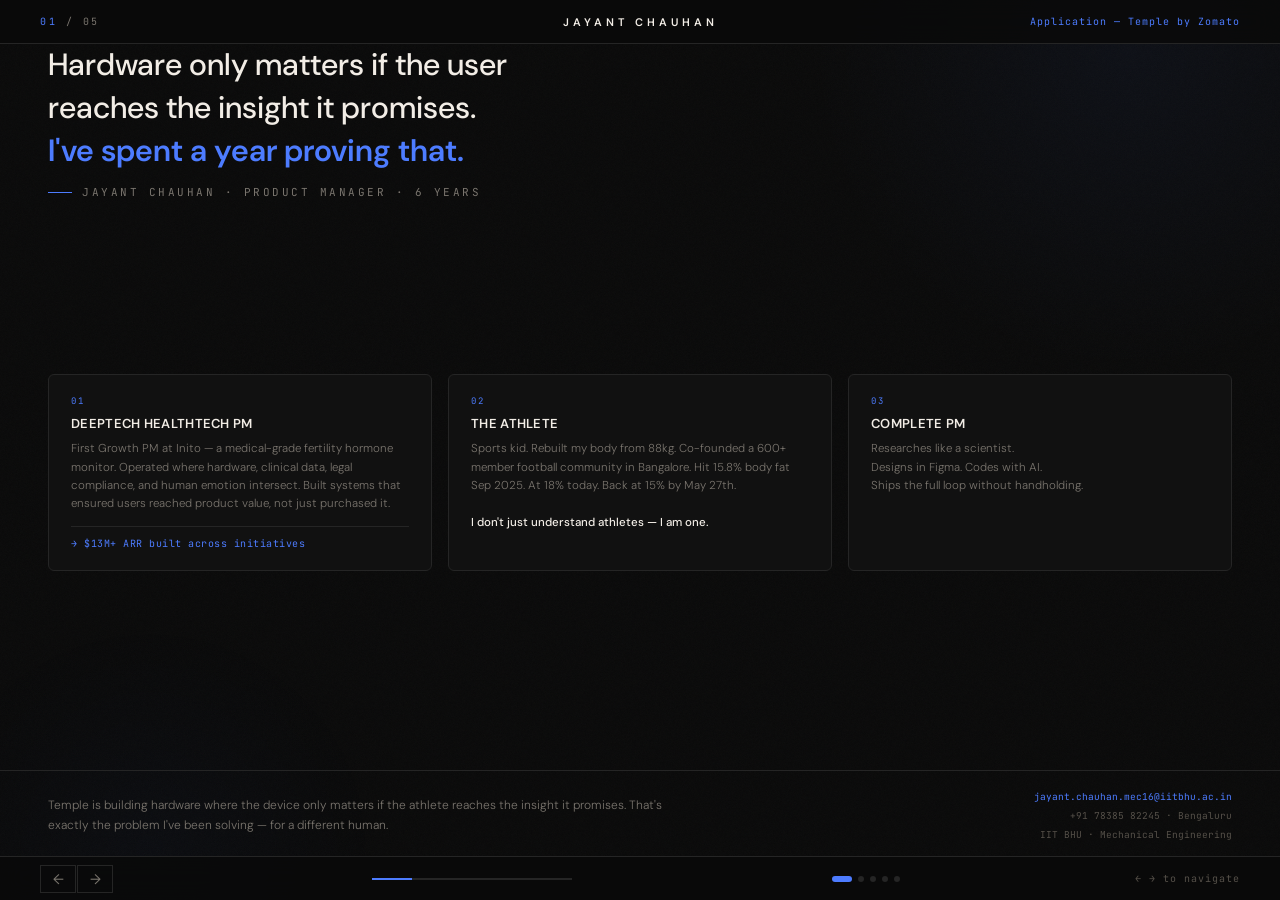
<file: presentation/index.html>
<!DOCTYPE html>
<html lang="en">

<head>
  <meta charset="UTF-8">
  <meta name="viewport" content="width=device-width, initial-scale=1.0">
  <title>Jayant Chauhan — Temple</title>
  <link
    href="https://fonts.googleapis.com/css2?family=Bebas+Neue&family=Playfair+Display:ital,wght@0,700;0,900;1,700&family=DM+Sans:wght@300;400;500;600&family=JetBrains+Mono:wght@300;400;500&display=swap"
    rel="stylesheet">
  <style>
    *,
    *::before,
    *::after {
      box-sizing: border-box;
      margin: 0;
      padding: 0;
    }

    :root {
      --bg: #0A0A0A;
      --surface: #111111;
      --surface-2: #181818;
      --surface-3: #1E1E1E;
      --orange: #4D7CFF;
      --orange-dim: #3D63CC;
      --orange-glow: rgba(77, 124, 255, 0.08);
      --cream: #F2EDE6;
      --muted: #7A756E;
      --muted-2: #555049;
      --border: #252525;
      --border-light: #333;
    }

    html,
    body {
      width: 100%;
      height: 100%;
      background: var(--bg);
      color: var(--cream);
      font-family: 'DM Sans', -apple-system, sans-serif;
      overflow: hidden;
      -webkit-font-smoothing: antialiased;
    }

    /* ===== ATMOSPHERE ===== */
    .bg-grain {
      position: fixed;
      inset: 0;
      pointer-events: none;
      z-index: 0;
      opacity: 0.03;
      background-image: url("data:image/svg+xml,%3Csvg viewBox='0 0 256 256' xmlns='http://www.w3.org/2000/svg'%3E%3Cfilter id='n'%3E%3CfeTurbulence type='fractalNoise' baseFrequency='0.85' numOctaves='4' stitchTiles='stitch'/%3E%3C/filter%3E%3Crect width='100%25' height='100%25' filter='url(%23n)'/%3E%3C/svg%3E");
      background-size: 128px;
    }

    .bg-glow {
      position: fixed;
      width: 700px;
      height: 700px;
      border-radius: 50%;
      background: radial-gradient(circle, rgba(77, 124, 255, 0.05) 0%, transparent 65%);
      pointer-events: none;
      z-index: 0;
      top: -300px;
      right: -200px;
      transition: opacity 0.8s;
    }

    .bg-glow-2 {
      position: fixed;
      width: 500px;
      height: 500px;
      border-radius: 50%;
      background: radial-gradient(circle, rgba(77, 124, 255, 0.03) 0%, transparent 65%);
      pointer-events: none;
      z-index: 0;
      bottom: -200px;
      left: -100px;
    }

    /* ===== FIXED UI ===== */
    .topbar {
      position: fixed;
      top: 0;
      left: 0;
      right: 0;
      height: 44px;
      border-bottom: 1px solid var(--border);
      display: flex;
      align-items: center;
      padding: 0 40px;
      justify-content: space-between;
      background: rgba(10, 10, 10, 0.85);
      backdrop-filter: blur(12px);
      z-index: 200;
    }

    .topbar-left {
      font-family: 'JetBrains Mono', monospace;
      font-size: 10px;
      letter-spacing: 2.5px;
      color: var(--muted);
      text-transform: uppercase;
    }

    .topbar-left span {
      color: var(--orange);
    }

    .topbar-center {
      font-family: 'DM Sans', sans-serif;
      font-size: 11px;
      font-weight: 600;
      letter-spacing: 4px;
      text-transform: uppercase;
      color: var(--cream);
      position: absolute;
      left: 50%;
      transform: translateX(-50%);
    }

    .topbar-right {
      font-family: 'JetBrains Mono', monospace;
      font-size: 10px;
      color: var(--orange);
      letter-spacing: 1px;
    }

    .bottombar {
      position: fixed;
      bottom: 0;
      left: 0;
      right: 0;
      height: 44px;
      border-top: 1px solid var(--border);
      display: flex;
      align-items: center;
      padding: 0 40px;
      justify-content: space-between;
      background: rgba(10, 10, 10, 0.85);
      backdrop-filter: blur(12px);
      z-index: 200;
    }

    .nav-controls {
      display: flex;
      gap: 1px;
    }

    .nav-btn {
      width: 36px;
      height: 28px;
      border: 1px solid var(--border);
      background: transparent;
      cursor: pointer;
      font-size: 14px;
      color: var(--muted);
      display: flex;
      align-items: center;
      justify-content: center;
      transition: all 0.2s;
      font-family: 'DM Sans', sans-serif;
    }

    .nav-btn:hover {
      background: var(--orange);
      color: var(--bg);
      border-color: var(--orange);
    }

    .progress-track {
      flex: 1;
      max-width: 200px;
      height: 2px;
      background: var(--border);
      position: relative;
      margin: 0 24px;
    }

    .progress-fill {
      height: 100%;
      background: var(--orange);
      transition: width 0.5s cubic-bezier(0.4, 0, 0.2, 1);
    }

    .slide-indicators {
      display: flex;
      gap: 6px;
      align-items: center;
    }

    .ind {
      width: 6px;
      height: 6px;
      border-radius: 50%;
      background: var(--border);
      cursor: pointer;
      transition: all 0.3s;
    }

    .ind.active {
      background: var(--orange);
      width: 20px;
      border-radius: 3px;
    }

    .ind:hover {
      background: var(--muted);
    }

    .key-hint {
      font-family: 'JetBrains Mono', monospace;
      font-size: 10px;
      color: var(--muted-2);
      letter-spacing: 1px;
    }

    /* ===== SLIDE ENGINE ===== */
    .deck {
      width: 100vw;
      height: 100vh;
      position: relative;
      overflow: hidden;
    }

    .slide {
      position: absolute;
      inset: 0;
      opacity: 0;
      pointer-events: none;
      transition: opacity 0.45s ease, transform 0.45s ease;
      transform: translateY(16px);
    }

    .slide.active {
      opacity: 1;
      pointer-events: all;
      transform: translateY(0);
    }

    .slide>* {
      position: relative;
      z-index: 1;
    }

    /* ===== COMMON ===== */
    .section-tag {
      font-family: 'JetBrains Mono', monospace;
      font-size: 10px;
      letter-spacing: 3px;
      text-transform: uppercase;
      color: var(--orange);
      margin-bottom: 20px;
      display: flex;
      align-items: center;
      gap: 12px;
    }

    .section-tag::after {
      content: '';
      width: 40px;
      height: 1px;
      background: var(--orange);
      opacity: 0.4;
    }

    .display {
      font-family: 'Bebas Neue', sans-serif;
      font-size: clamp(60px, 8.5vw, 110px);
      line-height: 0.92;
      letter-spacing: 1px;
      color: var(--cream);
    }

    .display em {
      font-family: 'Playfair Display', serif;
      font-style: italic;
      color: var(--orange);
    }

    .body-text {
      font-size: 14px;
      line-height: 1.75;
      color: var(--muted);
      font-weight: 300;
      max-width: 480px;
    }

    .body-text strong {
      color: var(--cream);
      font-weight: 500;
    }

    .orange-line {
      width: 48px;
      height: 2px;
      background: var(--orange);
    }

    /* ===== SLIDE 1: HERO ===== */
    #s1 {
      display: flex;
      flex-direction: column;
      justify-content: space-between;
      padding: 44px 0 44px;
      /* topbar + bottombar */
    }

    .hero-top {
      padding: 0 48px;
      flex-shrink: 0;
    }

    .hero-headline {
      font-family: 'DM Sans', sans-serif;
      font-weight: 500;
      font-size: clamp(22px, 2.4vw, 32px);
      line-height: 1.4;
      color: var(--cream);
      max-width: 680px;
    }

    .hero-headline em {
      font-style: normal;
      color: var(--orange);
      font-weight: 600;
    }

    .hero-subline {
      margin-top: 12px;
      font-family: 'JetBrains Mono', monospace;
      font-size: 11px;
      letter-spacing: 2.5px;
      text-transform: uppercase;
      color: var(--muted);
      display: flex;
      align-items: center;
      gap: 10px;
    }

    .hero-subline::before {
      content: '';
      width: 24px;
      height: 1px;
      background: var(--orange);
    }

    .hero-pillars {
      display: flex;
      gap: 16px;
      padding: 0 48px;
      margin-top: auto;
      margin-bottom: 24px;
      flex: 0 1 auto;
      align-items: stretch;
    }

    .hero-pillar {
      flex: 1;
      padding: 20px 22px;
      background: var(--surface);
      border: 1px solid var(--border);
      border-radius: 6px;
      display: flex;
      flex-direction: column;
      transition: all 0.25s;
    }

    .hero-pillar:hover {
      background: var(--surface-2);
      border-color: var(--border-light);
    }

    .hero-pillar-num {
      font-family: 'JetBrains Mono', monospace;
      font-size: 9px;
      color: var(--orange);
      letter-spacing: 1.5px;
      margin-bottom: 8px;
    }

    .hero-pillar-title {
      font-family: 'DM Sans', sans-serif;
      font-size: 13px;
      font-weight: 600;
      color: var(--cream);
      letter-spacing: 0.3px;
      text-transform: uppercase;
      margin-bottom: 8px;
    }

    .hero-pillar-body {
      font-size: 11.5px;
      line-height: 1.6;
      color: var(--muted);
      font-weight: 300;
      flex: 1;
    }

    .hero-pillar-body strong {
      color: var(--cream);
      font-weight: 500;
    }

    .hero-pillar-arrow {
      margin-top: 12px;
      padding-top: 10px;
      border-top: 1px solid var(--border);
      font-family: 'JetBrains Mono', monospace;
      font-size: 10px;
      color: var(--orange);
      letter-spacing: 0.5px;
    }

    .hero-bottom {
      padding: 16px 48px 12px;
      border-top: 1px solid var(--border);
      display: flex;
      align-items: center;
      justify-content: space-between;
      gap: 32px;
      flex-shrink: 0;
      margin-top: auto;
    }

    .hero-bottom-text {
      font-family: 'DM Sans', sans-serif;
      font-size: 12px;
      line-height: 1.65;
      color: var(--muted);
      font-weight: 300;
      max-width: 640px;
    }

    .hero-contact {
      font-family: 'JetBrains Mono', monospace;
      font-size: 9.5px;
      color: var(--muted-2);
      line-height: 2;
      text-align: right;
      flex-shrink: 0;
    }

    .hero-contact a {
      color: var(--orange);
      text-decoration: none;
    }

    .hero-contact a:hover {
      text-decoration: underline;
    }

    /* ===== SLIDE 2: FITNESS ===== */
    #s2 {
      display: grid;
      grid-template-columns: 1.5fr 1fr;
      padding: 44px 0 44px;
    }

    .fitness-left {
      padding: 40px 44px 36px;
      border-right: 1px solid var(--border);
      display: flex;
      flex-direction: column;
    }

    .fitness-right {
      padding: 40px 32px 36px;
      display: flex;
      flex-direction: column;
      gap: 2px;
    }

    .section-title {
      font-family: 'DM Sans', sans-serif;
      font-weight: 500;
      font-size: clamp(24px, 3vw, 36px);
      line-height: 1.2;
      color: var(--cream);
      margin-bottom: 28px;
    }

    .timeline {
      display: flex;
      flex-direction: column;
      flex: 1;
    }

    .tl-row {
      display: grid;
      grid-template-columns: 72px 1px 1fr;
      gap: 0 16px;
    }

    .tl-year {
      font-family: 'JetBrains Mono', monospace;
      font-size: 10px;
      color: var(--muted);
      text-align: right;
      padding-top: 14px;
    }

    .tl-line-col {
      display: flex;
      flex-direction: column;
      align-items: center;
    }

    .tl-dot {
      width: 8px;
      height: 8px;
      border-radius: 50%;
      border: 2px solid var(--border);
      background: var(--bg);
      margin-top: 16px;
      flex-shrink: 0;
      transition: all 0.3s;
    }

    .tl-row.hot .tl-dot {
      border-color: var(--orange);
      background: var(--orange);
      box-shadow: 0 0 10px rgba(255, 77, 0, 0.35);
    }

    .tl-connector {
      width: 1px;
      flex: 1;
      background: var(--border);
    }

    .tl-row:last-child .tl-connector {
      display: none;
    }

    .tl-body {
      padding: 12px 0 20px;
    }

    .tl-event {
      font-size: 13px;
      font-weight: 600;
      color: var(--cream);
      margin-bottom: 3px;
    }

    .tl-row.hot .tl-event {
      color: var(--orange);
    }

    .tl-detail {
      font-size: 11px;
      color: var(--muted);
      line-height: 1.55;
    }

    /* Stat cards */
    .fit-stat {
      background: var(--surface);
      border: 1px solid var(--border);
      padding: 18px 20px;
      position: relative;
      transition: all 0.25s;
    }

    .fit-stat:hover {
      border-color: var(--border-light);
    }

    .fit-stat.hot {
      background: var(--orange);
      border-color: var(--orange);
    }

    .fit-stat-num {
      font-family: 'Bebas Neue', sans-serif;
      font-size: 42px;
      line-height: 1;
      color: var(--cream);
    }

    .fit-stat.hot .fit-stat-num {
      color: #fff;
    }

    .fit-stat-num span {
      font-size: 22px;
      color: var(--muted);
    }

    .fit-stat.hot .fit-stat-num span {
      color: rgba(255, 255, 255, 0.7);
    }

    .fit-stat-label {
      font-family: 'JetBrains Mono', monospace;
      font-size: 9px;
      letter-spacing: 1px;
      color: var(--muted);
      margin-top: 4px;
      text-transform: uppercase;
    }

    .fit-stat.hot .fit-stat-label {
      color: rgba(255, 255, 255, 0.6);
    }

    .commitment-box {
      margin-top: auto;
      padding: 14px 16px;
      background: var(--surface);
      border-left: 2px solid var(--orange);
      font-size: 11px;
      line-height: 1.6;
      color: var(--muted);
    }

    .commitment-box strong {
      color: var(--cream);
    }

    /* ===== SLIDE 3: PM WORK ===== */
    #s3 {
      display: flex;
      flex-direction: column;
      padding: 44px 0 44px;
    }

    .s3-header {
      padding: 24px 44px 16px;
      border-bottom: 1px solid var(--border);
      flex-shrink: 0;
    }

    .s3-context {
      font-size: 12px;
      line-height: 1.6;
      color: var(--muted-2);
      font-weight: 300;
      margin-top: 10px;
      max-width: 720px;
    }

    /* Hidden on desktop, shown on mobile via media query */
    .pm-cards-mobile {
      display: none;
    }

    /* 3-column layout on web: tabs | detail-text | metrics */
    .pm-grid {
      display: grid;
      grid-template-columns: 220px 1fr 200px;
      flex: 1;
      overflow: hidden;
    }

    .pm-tabs {
      border-right: 1px solid var(--border);
      overflow-y: auto;
    }

    .pm-tab {
      padding: 14px 18px;
      border-bottom: 1px solid var(--border);
      cursor: pointer;
      transition: all 0.2s;
      position: relative;
      border-left: 3px solid transparent;
    }

    .pm-tab:hover {
      background: var(--surface);
    }

    .pm-tab.active {
      background: var(--surface-2);
      border-left-color: var(--orange);
    }

    .pm-tab-co {
      font-family: 'JetBrains Mono', monospace;
      font-size: 9px;
      letter-spacing: 1.5px;
      text-transform: uppercase;
      color: var(--muted-2);
      margin-bottom: 3px;
    }

    .pm-tab.active .pm-tab-co {
      color: var(--muted);
    }

    .pm-tab-name {
      font-size: 12px;
      font-weight: 600;
      color: var(--muted);
      line-height: 1.3;
    }

    .pm-tab.active .pm-tab-name {
      color: var(--cream);
    }

    .pm-tab-metric {
      font-family: 'JetBrains Mono', monospace;
      font-size: 10px;
      color: var(--muted-2);
      margin-top: 3px;
    }

    .pm-tab.active .pm-tab-metric {
      color: var(--orange);
    }

    /* Middle column: explanation text */
    .pm-detail {
      padding: 28px 32px;
      display: none;
      flex-direction: column;
      overflow-y: auto;
      border-right: 1px solid var(--border);
    }

    .pm-detail.active {
      display: flex;
    }

    .pm-detail-co {
      font-family: 'JetBrains Mono', monospace;
      font-size: 9px;
      letter-spacing: 2.5px;
      text-transform: uppercase;
      color: var(--muted);
      margin-bottom: 8px;
    }

    .pm-detail-title {
      font-family: 'DM Sans', sans-serif;
      font-size: 24px;
      font-weight: 600;
      line-height: 1.2;
      color: var(--cream);
      margin-bottom: 16px;
    }

    .pm-detail-body {
      font-size: 13px;
      line-height: 1.8;
      color: var(--muted);
      margin-bottom: 0;
      flex: 1;
      word-wrap: break-word;
      overflow-wrap: break-word;
    }

    .pm-detail-body strong {
      color: var(--cream);
      font-weight: 500;
    }

    .pm-detail-body em {
      color: var(--orange);
      font-style: italic;
      opacity: 0.9;
    }

    /* Right column: impact metrics stacked vertically */
    #pmMetricsPane {
      display: flex;
      flex-direction: column;
      overflow-y: auto;
    }

    .pm-metrics-panel {
      display: none;
      flex-direction: column;
      gap: 2px;
      padding: 28px 24px;
      flex: 1;
    }

    .pm-metrics-panel.active {
      display: flex;
    }

    .pm-metrics-label {
      font-family: 'JetBrains Mono', monospace;
      font-size: 9px;
      letter-spacing: 2px;
      text-transform: uppercase;
      color: var(--muted-2);
      margin-bottom: 14px;
    }

    .pm-metric-box {
      background: var(--surface);
      border: 1px solid var(--border);
      padding: 18px 20px;
    }

    .pm-metric-num {
      font-family: 'Bebas Neue', sans-serif;
      font-size: 38px;
      color: var(--orange);
      line-height: 1;
    }

    .pm-metric-label {
      font-family: 'JetBrains Mono', monospace;
      font-size: 9px;
      color: var(--muted);
      margin-top: 4px;
      text-transform: uppercase;
      letter-spacing: 0.5px;
      line-height: 1.3;
    }

    /* ===== SLIDE 4: WHY JAYANT ===== */
    #s4 {
      display: flex;
      flex-direction: column;
      padding: 44px 0 44px;
    }

    .s4-header {
      padding: 24px 48px 20px;
      border-bottom: 1px solid var(--border);
      flex-shrink: 0;
    }

    .s4-headline {
      font-family: 'DM Sans', sans-serif;
      font-weight: 500;
      font-size: clamp(22px, 2.4vw, 32px);
      line-height: 1.4;
      color: var(--cream);
      max-width: 820px;
    }

    .s4-subline {
      margin-top: 10px;
      font-size: 14px;
      line-height: 1.6;
      color: var(--muted);
      font-weight: 300;
      max-width: 680px;
    }

    .s4-subline a {
      color: var(--orange);
      text-decoration: none;
    }

    .s4-body {
      display: grid;
      grid-template-columns: 1.3fr 1fr;
      flex: 1;
      overflow: hidden;
    }

    .dt-left {
      padding: 24px 36px 20px;
      border-right: 1px solid var(--border);
      display: flex;
      flex-direction: column;
      overflow-y: auto;
      gap: 16px;
    }

    .dt-right {
      padding: 24px 32px 20px;
      display: flex;
      flex-direction: column;
      overflow-y: auto;
    }

    .dt-section-label {
      font-family: 'JetBrains Mono', monospace;
      font-size: 9px;
      letter-spacing: 2.5px;
      text-transform: uppercase;
      color: var(--orange);
      margin-bottom: 0;
    }

    .dt-pull-quote {
      border-left: 2px solid var(--border-light);
      padding-left: 16px;
      font-size: 13px;
      line-height: 1.65;
      color: var(--cream);
      font-style: italic;
      font-weight: 300;
    }

    .dt-narrative {
      font-size: 12px;
      line-height: 1.65;
      color: var(--muted);
      font-weight: 300;
      margin-bottom: 0;
    }

    .dt-narrative strong {
      color: var(--cream);
      font-weight: 500;
    }

    .dt-example {
      border: 1px solid var(--border);
      padding: 14px 16px;
      border-radius: 4px;
      transition: background 0.2s, border-color 0.2s;
    }

    .dt-example:hover {
      background: var(--surface);
      border-color: var(--border-light);
    }

    .dt-example-title {
      font-family: 'JetBrains Mono', monospace;
      font-size: 9px;
      font-weight: 600;
      color: var(--orange);
      margin-bottom: 8px;
      text-transform: uppercase;
      letter-spacing: 1.5px;
    }

    .dt-example-body {
      font-size: 12px;
      line-height: 1.65;
      color: var(--cream);
      font-weight: 300;
    }

    .dt-example-body strong {
      font-weight: 500;
    }

    .dt-examples-grid {
      display: grid;
      grid-template-columns: 1fr 1fr;
      gap: 10px;
    }

    @media (max-width: 900px) {
      .dt-examples-grid {
        grid-template-columns: 1fr;
        gap: 8px;
      }
    }

    /* Right panel — bordered card */
    .dt-right-card {
      border: 1px solid var(--border-light);
      border-radius: 6px;
      padding: 24px;
      display: flex;
      flex-direction: column;
      flex: 1;
      background: var(--surface);
    }

    .dt-right-label {
      font-family: 'JetBrains Mono', monospace;
      font-size: 9px;
      letter-spacing: 2.5px;
      text-transform: uppercase;
      color: var(--muted);
      margin-bottom: 14px;
    }

    .dt-right-headline {
      font-family: 'DM Sans', sans-serif;
      font-size: clamp(16px, 1.6vw, 22px);
      font-weight: 600;
      line-height: 1.3;
      color: var(--cream);
      margin-bottom: 16px;
    }

    .dt-temple-narrative {
      font-size: 13px;
      line-height: 1.75;
      color: var(--cream);
      font-weight: 300;
      flex: 1;
    }

    .dt-temple-narrative strong {
      color: var(--cream);
      font-weight: 500;
    }

    .dt-temple-narrative em {
      color: var(--orange);
      font-style: italic;
      display: block;
      margin-top: 20px;
      font-size: 14px;
    }

    .s4-footer {
      padding: 12px 48px;
      border-top: 1px solid var(--border);
      display: flex;
      align-items: center;
      justify-content: space-between;
      flex-shrink: 0;
      min-height: 44px;
    }

    .s4-footer-text {
      font-size: 12px;
      color: var(--muted);
      font-weight: 300;
    }

    .s4-footer-text strong {
      color: var(--cream);
      font-weight: 500;
    }

    .cap-list {
      display: flex;
      flex-direction: column;
      border: 1px solid var(--border);
      flex: 1;
    }

    .cap-row {
      display: flex;
      align-items: center;
      gap: 0;
      border-bottom: 1px solid var(--border);
      transition: background 0.2s;
    }

    .cap-row:last-child {
      border-bottom: none;
    }

    .cap-row:hover {
      background: var(--surface);
    }

    .cap-icon {
      width: 44px;
      height: 44px;
      border-right: 1px solid var(--border);
      display: flex;
      align-items: center;
      justify-content: center;
      font-size: 16px;
      flex-shrink: 0;
      background: var(--surface);
    }

    .cap-content {
      padding: 10px 16px;
    }

    .cap-title {
      font-size: 12px;
      font-weight: 600;
      color: var(--cream);
    }

    .cap-desc {
      font-size: 10px;
      color: var(--muted);
      margin-top: 2px;
      line-height: 1.45;
    }

    .built-title {
      font-family: 'JetBrains Mono', monospace;
      font-size: 9px;
      letter-spacing: 2.5px;
      text-transform: uppercase;
      color: var(--muted);
      margin-bottom: 12px;
    }

    .built-items {
      display: flex;
      flex-direction: column;
      gap: 2px;
      flex: 1;
      overflow-y: auto;
    }

    .built-item {
      background: var(--surface);
      border: 1px solid var(--border);
      padding: 14px 18px;
      display: flex;
      justify-content: space-between;
      align-items: center;
      transition: all 0.25s;
      cursor: default;
    }

    .built-item:hover {
      background: var(--surface-3);
      border-color: var(--border-light);
    }

    .built-name {
      font-size: 12px;
      font-weight: 600;
      color: var(--cream);
    }

    .built-impact {
      font-family: 'JetBrains Mono', monospace;
      font-size: 9px;
      color: var(--muted);
      margin-top: 2px;
    }

    .built-tag {
      font-family: 'JetBrains Mono', monospace;
      font-size: 9px;
      letter-spacing: 1px;
      text-transform: uppercase;
      color: var(--muted-2);
      border: 1px solid var(--border);
      padding: 3px 8px;
      white-space: nowrap;
      transition: all 0.2s;
    }

    .built-item:hover .built-tag {
      border-color: var(--orange);
      color: var(--orange);
    }

    .tool-row {
      display: flex;
      flex-wrap: wrap;
      gap: 5px;
      margin-top: auto;
      padding-top: 16px;
      border-top: 1px solid var(--border);
    }

    .tool-chip {
      font-family: 'JetBrains Mono', monospace;
      font-size: 9px;
      letter-spacing: 0.5px;
      padding: 3px 9px;
      border: 1px solid var(--border);
      color: var(--muted-2);
      transition: all 0.2s;
    }

    .tool-chip.hot {
      border-color: var(--orange);
      color: var(--orange);
      background: var(--orange-glow);
    }

    /* ===== SLIDE 5: WHY TEMPLE ===== */
    #s5 {
      display: flex;
      flex-direction: column;
      padding: 44px 0 44px;
    }

    .s5-content {
      padding: 28px 48px 24px;
      display: flex;
      flex-direction: column;
      flex: 1;
      justify-content: space-between;
      overflow-y: auto;
    }

    .through-line {
      border-left: 3px solid var(--orange);
      padding-left: 28px;
      max-width: 740px;
      margin: 16px 0 36px;
    }

    .through-line-hook {
      font-family: 'DM Sans', sans-serif;
      font-size: clamp(20px, 2.6vw, 30px);
      line-height: 1.3;
      color: var(--cream);
      font-weight: 500;
      margin-bottom: 16px;
    }

    .through-line-text {
      font-family: 'DM Sans', sans-serif;
      font-size: 15px;
      line-height: 1.8;
      color: var(--muted);
      font-weight: 300;
    }

    .through-line-text strong {
      color: var(--cream);
      font-weight: 500;
    }

    .commit-grid {
      display: grid;
      grid-template-columns: repeat(5, 1fr);
      gap: 2px;
      margin-bottom: 28px;
    }

    .commit-cell {
      background: var(--surface);
      border: 1px solid var(--border);
      padding: 20px 18px;
      transition: all 0.25s;
    }

    .commit-cell:hover {
      border-color: var(--border-light);
    }

    .commit-cell.hot {
      background: var(--orange);
      border-color: var(--orange);
    }

    .commit-num {
      font-family: 'Bebas Neue', sans-serif;
      font-size: 38px;
      line-height: 1;
      color: var(--cream);
    }

    .commit-num span {
      font-size: 18px;
      color: var(--muted);
    }

    .commit-cell.hot .commit-num {
      color: #fff;
    }

    .commit-cell.hot .commit-num span {
      color: rgba(255, 255, 255, 0.7);
    }

    .commit-label {
      font-family: 'JetBrains Mono', monospace;
      font-size: 9px;
      color: var(--muted);
      margin-top: 6px;
      line-height: 1.4;
      text-transform: uppercase;
      letter-spacing: 0.5px;
    }

    .commit-cell.hot .commit-label {
      color: rgba(255, 255, 255, 0.6);
    }

    .final-row {
      display: flex;
      align-items: center;
      justify-content: space-between;
      padding-top: 20px;
      border-top: 1px solid var(--border);
    }

    .cta-group {
      display: flex;
      gap: 2px;
    }

    .cta-primary {
      background: var(--orange);
      color: #fff;
      border: 1px solid var(--orange);
      padding: 12px 28px;
      font-family: 'DM Sans', sans-serif;
      font-size: 12px;
      font-weight: 600;
      letter-spacing: 2px;
      text-transform: uppercase;
      cursor: pointer;
      transition: all 0.2s;
      text-decoration: none;
    }

    .cta-primary:hover {
      background: var(--orange-dim);
    }

    .cta-secondary {
      background: transparent;
      color: var(--cream);
      border: 1px solid var(--border);
      padding: 12px 20px;
      font-family: 'JetBrains Mono', monospace;
      font-size: 10px;
      letter-spacing: 1px;
      cursor: pointer;
      transition: all 0.2s;
      text-decoration: none;
    }

    .cta-secondary:hover {
      background: var(--surface);
      border-color: var(--cream);
    }

    .final-meta {
      text-align: right;
      font-family: 'JetBrains Mono', monospace;
      font-size: 10px;
      color: var(--muted-2);
      line-height: 1.9;
    }

    .final-meta a {
      color: var(--orange);
      text-decoration: none;
    }

    .closing-statement {
      font-family: 'DM Sans', sans-serif;
      font-size: 13px;
      color: var(--orange);
      margin-top: 16px;
      opacity: 0.8;
      font-weight: 400;
    }

    /* ===== ANIMATIONS ===== */
    @keyframes fadeUp {
      from {
        opacity: 0;
        transform: translateY(14px);
      }

      to {
        opacity: 1;
        transform: translateY(0);
      }
    }

    .slide.active .section-tag,
    .slide.active .section-title,
    .slide.active .hero-top,
    .slide.active .hero-pillars,
    .slide.active .hero-bottom,
    .slide.active .timeline,
    .slide.active .fitness-right>*,
    .slide.active .pm-grid,
    .slide.active .through-line,
    .slide.active .commit-grid,
    .slide.active .final-row,
    .slide.active .s4-header,
    .slide.active .s4-body,
    .slide.active .s4-footer {
      animation: fadeUp 0.45s ease forwards;
    }

    .slide.active .hero-top {
      animation-delay: 0.02s;
    }

    .slide.active .hero-pillars {
      animation-delay: 0.08s;
    }

    .slide.active .hero-bottom {
      animation-delay: 0.14s;
    }

    .slide.active .section-title {
      animation-delay: 0.04s;
    }

    .slide.active .timeline {
      animation-delay: 0.06s;
    }

    .slide.active .pm-grid {
      animation-delay: 0.06s;
    }

    .slide.active .through-line {
      animation-delay: 0.06s;
    }

    .slide.active .commit-grid {
      animation-delay: 0.1s;
    }

    .slide.active .final-row {
      animation-delay: 0.14s;
    }

    /* ===== RESPONSIVE ===== */
    @media (max-width: 900px) {

      /* Allow all slides to scroll vertically on mobile */
      .slide {
        overflow-y: auto;
        -webkit-overflow-scrolling: touch;
      }

      /* Slide 2 */
      #s2 {
        grid-template-columns: 1fr;
      }

      .fitness-right {
        border-top: 1px solid var(--border);
      }

      .fitness-left {
        border-right: none;
      }

      /* Slide 1 */
      .hero-pillars {
        flex-direction: column;
        margin-top: 24px;
      }

      /* Slide 3 - stack header + sticky tabs + scrollable content */
      #s3 {
        display: flex;
        flex-direction: column;
      }

      .pm-grid {
        grid-template-columns: 1fr;
        grid-template-rows: auto 1fr auto;
        flex: 1;
        overflow: visible;
        display: flex;
        flex-direction: column;
      }

      .pm-tabs {
        border-right: none;
        border-bottom: 1px solid var(--border);
        display: flex;
        flex-direction: row;
        overflow-x: auto;
        flex-shrink: 0;
        position: sticky;
        top: 44px;
        /* height of topbar */
        z-index: 50;
        background: rgba(10, 10, 10, 0.95);
        backdrop-filter: blur(12px);
        -webkit-overflow-scrolling: touch;
      }

      .pm-tab {
        border-bottom: none;
        border-left: none;
        border-top: 2px solid transparent;
        flex: 1;
        text-align: center;
        min-width: 110px;
        white-space: nowrap;
        padding: 12px 14px;
      }

      .pm-tab.active {
        border-left-color: transparent;
        border-top-color: var(--orange);
        background: var(--surface-2);
      }

      #pmDetailPane {
        overflow-y: visible;
        flex: 1;
      }

      .pm-detail {
        border-right: none;
        border-bottom: 1px solid var(--border);
      }

      #pmMetricsPane {
        overflow-y: visible;
        flex-shrink: 0;
      }

      .pm-metrics-panel {
        flex-direction: row;
        flex-wrap: wrap;
        gap: 2px;
        padding: 20px 24px;
      }

      .pm-metric-box {
        flex: 1;
        min-width: 120px;
      }

      /* Slide 4 */
      .s4-body {
        grid-template-columns: 1fr;
        overflow: visible;
      }

      .dt-right {
        border-top: 1px solid var(--border);
      }

      .dt-left {
        border-right: none;
        overflow-y: visible;
      }

      .s4-header {
        padding: 16px 24px;
      }

      .dt-left,
      .dt-right {
        padding: 16px 24px;
        overflow-y: visible;
      }

      .s4-footer {
        flex-direction: column;
        align-items: flex-start;
        gap: 12px;
        padding: 16px 24px;
      }

      .tool-row {
        padding-top: 8px;
      }

      .dt-examples-grid {
        grid-template-columns: 1fr;
        gap: 8px;
      }

      /* Slide 5 */
      .s5-content {
        padding: 24px;
      }

      .through-line {
        margin: 12px 0 24px;
      }

      .commit-grid {
        grid-template-columns: repeat(2, 1fr);
      }

      .final-row {
        flex-direction: column;
        align-items: flex-start;
        gap: 16px;
      }

      .final-meta {
        text-align: left;
      }

      /* Mobile Header Overlap fix */
      .topbar {
        padding: 8px 20px;
        flex-wrap: wrap;
        height: auto;
        justify-content: center;
        gap: 6px;
      }

      .topbar-center {
        position: static;
        transform: none;
        width: 100%;
        text-align: center;
        order: -1;
      }

      .topbar-left,
      .topbar-right {
        font-size: 9px;
      }

      .ghost-text {
        display: none;
      }
    }

    /* ===== MOBILE IA (≤768px) ===== */
    /* Slides become a vertically scrolling document — NOT a carousel */
    @media (max-width: 768px) {

      /* 1. Scroll engine reset */
      html,
      body {
        overflow-y: auto;
        overflow-x: hidden;
        height: auto;
      }

      .deck {
        height: auto;
        overflow: visible;
        padding-top: 60px;
        /* topbar height */
        padding-bottom: 56px;
        /* bottombar height */
      }

      .slide {
        position: relative;
        inset: unset;
        opacity: 1 !important;
        pointer-events: all !important;
        transform: none !important;
        display: block;
        min-height: 100svh;
        border-bottom: 1px solid var(--border);
        overflow: visible;
      }

      /* 2. Topbar — single line, centered name only */
      .topbar {
        height: 60px;
        padding: 0 20px;
        display: flex;
        align-items: center;
        justify-content: center;
        flex-wrap: nowrap;
        gap: 0;
      }

      .topbar-left {
        display: none;
      }

      .topbar-right {
        display: none;
      }

      .topbar-center {
        position: static;
        transform: none;
        font-size: 10px;
        letter-spacing: 3px;
        text-align: center;
      }

      /* 3. Bottombar — progress + arrows only */
      .bottombar {
        height: 56px;
        padding: 0 20px;
        position: fixed;
        bottom: 0;
      }

      .key-hint {
        display: none;
      }

      .slide-indicators {
        display: none;
      }

      .progress-track {
        max-width: none;
        flex: 1;
        margin: 0 16px;
      }

      /* ===== SLIDE 1: Hero ===== */
      #s1 {
        padding: 28px 0 0;
        justify-content: flex-start;
        gap: 0;
      }

      .hero-top {
        padding: 0 24px;
      }

      .hero-headline {
        font-size: clamp(22px, 7vw, 30px);
        max-width: none;
      }

      .hero-subline {
        font-size: 9px;
        letter-spacing: 1.5px;
        flex-wrap: wrap;
      }

      .hero-pillars {
        flex-direction: column;
        gap: 8px;
        padding: 24px 24px 0;
        margin-top: 28px;
        margin-bottom: 0;
        flex: initial;
      }

      .hero-pillar {
        border-radius: 4px;
        padding: 16px 18px;
      }

      .hero-bottom {
        display: none;
      }

      /* contact is on Slide 5 */

      /* ===== SLIDE 2: The Athlete ===== */
      #s2 {
        grid-template-columns: 1fr;
        padding: 28px 0 0;
        display: flex;
        flex-direction: column;
      }

      .fitness-left {
        padding: 24px;
        border-right: none;
        border-bottom: 1px solid var(--border);
        overflow: visible;
      }

      .fitness-right {
        padding: 24px;
        display: grid;
        grid-template-columns: 1fr 1fr;
        gap: 6px;
        border-top: none;
        overflow: visible;
        align-content: start;
      }

      .commitment-box {
        grid-column: 1 / -1;
        margin-top: 0;
      }

      .tl-year {
        font-size: 9px;
        padding-top: 12px;
      }

      .section-title {
        font-size: clamp(20px, 6vw, 28px);
        margin-bottom: 20px;
      }

      /* ===== SLIDE 3: PM Work ===== */
      #s3 {
        padding: 28px 0 0;
      }

      .s3-header {
        padding: 0 24px 16px;
      }

      /* Hide desktop tab layout on mobile */
      .pm-grid {
        display: none;
      }

      /* Mobile card layout */
      .pm-cards-mobile {
        display: flex;
        flex-direction: column;
        gap: 10px;
        padding: 16px 20px 28px;
      }

      .pm-card {
        background: var(--surface);
        border: 1px solid var(--border);
        border-radius: 8px;
        overflow: hidden;
        transition: border-color 0.2s;
      }

      .pm-card.open {
        border-color: var(--border-light);
      }

      .pm-card-header {
        padding: 16px 18px;
        display: flex;
        flex-direction: column;
        gap: 10px;
      }

      .pm-card-top {
        display: flex;
        justify-content: space-between;
        align-items: flex-start;
      }

      .pm-card-label {
        font-family: 'JetBrains Mono', monospace;
        font-size: 9px;
        letter-spacing: 1.5px;
        text-transform: uppercase;
        color: var(--muted-2);
      }

      .pm-card-title {
        font-family: 'DM Sans', sans-serif;
        font-size: 15px;
        font-weight: 600;
        color: var(--cream);
      }

      .pm-card-metrics {
        display: flex;
        gap: 20px;
        align-items: flex-end;
        justify-content: space-between;
      }

      .pm-card-stat {
        display: flex;
        flex-direction: column;
        gap: 2px;
      }

      .pm-card-stat-num {
        font-family: 'Bebas Neue', sans-serif;
        font-size: 34px;
        line-height: 1;
        color: var(--orange);
      }

      .pm-card-stat-label {
        font-family: 'JetBrains Mono', monospace;
        font-size: 8.5px;
        letter-spacing: 0.8px;
        text-transform: uppercase;
        color: var(--muted);
      }

      .pm-read-more {
        background: none;
        border: none;
        font-family: 'DM Sans', sans-serif;
        font-size: 12px;
        font-weight: 500;
        color: var(--orange);
        cursor: pointer;
        padding: 0;
        align-self: flex-end;
        display: flex;
        align-items: center;
        gap: 4px;
        flex-shrink: 0;
        margin-bottom: 2px;
        letter-spacing: 0.2px;
      }

      .pm-read-more-arrow {
        display: inline-block;
        transition: transform 0.3s ease;
        font-size: 10px;
      }

      .pm-card.open .pm-read-more-arrow {
        transform: rotate(180deg);
      }

      .pm-card-detail {
        max-height: 0;
        overflow: hidden;
        transition: max-height 0.4s cubic-bezier(0.4, 0, 0.2, 1);
      }

      .pm-card.open .pm-card-detail {
        max-height: 600px;
      }

      .pm-card-detail-inner {
        padding: 0 18px 20px;
        border-top: 1px solid var(--border);
        padding-top: 16px;
        font-size: 13px;
        line-height: 1.75;
        color: var(--muted);
      }

      .pm-card-detail-inner strong {
        color: var(--cream);
        font-weight: 500;
      }

      .pm-card-detail-inner em {
        color: var(--orange);
        font-style: italic;
      }

      /* ===== SLIDE 4: Why Jayant ===== */
      #s4 {
        padding: 28px 0 0;
      }

      .s4-header {
        padding: 0 24px 16px;
      }

      .s4-headline {
        font-size: clamp(15px, 4.5vw, 20px);
      }

      .s4-body {
        grid-template-columns: 1fr;
        overflow: visible;
        display: flex;
        flex-direction: column;
      }

      .dt-left {
        border-right: none;
        border-bottom: 1px solid var(--border);
        padding: 20px 24px;
        overflow: visible;
      }

      .dt-right {
        padding: 20px 24px;
        overflow: visible;
        border-top: none;
      }

      .dt-examples-grid {
        grid-template-columns: 1fr;
        gap: 8px;
        margin-top: 16px;
      }

      .s4-footer {
        flex-direction: column;
        align-items: flex-start;
        gap: 12px;
        padding: 16px 24px;
      }

      .tool-row {
        padding-top: 8px;
      }

      /* ===== SLIDE 5: Why Temple ===== */
      #s5 {
        padding: 28px 0 0;
      }

      .s5-content {
        padding: 28px 24px 24px;
      }

      .through-line {
        font-size: clamp(28px, 9vw, 44px);
        line-height: 1.1;
        margin: 12px 0 28px;
      }

      .commit-grid {
        grid-template-columns: 1fr 1fr;
      }

      .final-row {
        flex-direction: column;
        align-items: flex-start;
        gap: 16px;
        margin-top: 24px;
      }

      .final-meta {
        text-align: left;
        font-size: 10px;
      }

      .ghost-text {
        display: none;
      }

      .closing-statement {
        text-align: center;
        margin-top: 28px;
      }
    }
  </style>
</head>

<body>

  <div class="bg-grain"></div>
  <div class="bg-glow"></div>
  <div class="bg-glow-2"></div>

  <!-- TOP BAR -->
  <div class="topbar">
    <div class="topbar-left"><span>01</span> / 05</div>
    <div class="topbar-center">Jayant Chauhan</div>
    <div class="topbar-right">Application — Temple by Zomato</div>
  </div>

  <div class="deck">

    <!-- ===== SLIDE 1: HERO ===== -->
    <div class="slide active" id="s1">
      <div class="hero-top">
        <div class="hero-headline">Hardware only matters if the user<br>reaches the insight it promises.<br><em>I've
            spent a year proving that.</em></div>
        <div class="hero-subline">Jayant Chauhan · Product Manager · 6 years</div>
      </div>
      <div class="hero-pillars">
        <div class="hero-pillar">
          <div class="hero-pillar-num">01</div>
          <div class="hero-pillar-title">Deeptech Healthtech PM</div>
          <div class="hero-pillar-body">First Growth PM at Inito — a medical-grade fertility hormone monitor. Operated
            where hardware, clinical data, legal compliance, and human emotion intersect. Built systems that ensured
            users reached product value, not just purchased it.</div>
          <div class="hero-pillar-arrow">→ $13M+ ARR built across initiatives</div>
        </div>
        <div class="hero-pillar">
          <div class="hero-pillar-num">02</div>
          <div class="hero-pillar-title">The Athlete</div>
          <div class="hero-pillar-body">Sports kid. Rebuilt my body from 88kg. Co-founded a 600+ member football
            community in Bangalore. Hit 15.8% body fat Sep 2025. At 18% today. Back at 15% by May 27th.<br><br><strong>I
              don't just understand athletes — I am one.</strong></div>
        </div>
        <div class="hero-pillar">
          <div class="hero-pillar-num">03</div>
          <div class="hero-pillar-title">Complete PM</div>
          <div class="hero-pillar-body">Researches like a scientist.<br>Designs in Figma. Codes with AI.<br>Ships the
            full loop without handholding.</div>
        </div>
      </div>
      <div class="hero-bottom">
        <div class="hero-bottom-text">Temple is building hardware where the device only matters if the athlete reaches
          the insight it promises. That's exactly the problem I've been solving — for a different human.</div>
        <div class="hero-contact">
          <a href="mailto:jayant.chauhan.mec16@iitbhu.ac.in">jayant.chauhan.mec16@iitbhu.ac.in</a><br>
          +91 78385 82245 · Bengaluru<br>
          IIT BHU · Mechanical Engineering
        </div>
      </div>
    </div>

    <!-- ===== SLIDE 2: FITNESS ===== -->
    <div class="slide" id="s2">
      <div class="fitness-left">
        <div class="section-tag">01 — The Athlete</div>
        <div class="section-title">Fitness changed how I think,<br>not just how I look.</div>
        <div class="timeline">
          <div class="tl-row">
            <div class="tl-year">Pre 2019</div>
            <div class="tl-line-col">
              <div class="tl-dot"></div>
              <div class="tl-connector"></div>
            </div>
            <div class="tl-body">
              <div class="tl-event">Sports kid → JEE destroyed it</div>
              <div class="tl-detail">88kg, bad posture, zero movement. Years of ignoring the body to chase grades.</div>
            </div>
          </div>
          <div class="tl-row hot">
            <div class="tl-year">Dec 2019</div>
            <div class="tl-line-col">
              <div class="tl-dot"></div>
              <div class="tl-connector"></div>
            </div>
            <div class="tl-body">
              <div class="tl-event">The reset — 88kg to 78kg in 6 months</div>
              <div class="tl-detail">Started gym. Lost 10kg. Fixed my diet, then my parents'. Stopped thinking about
                weight. Started understanding the body as a system — sleep, food, recovery, stress.</div>
            </div>
          </div>
          <div class="tl-row">
            <div class="tl-year">Dec 2022</div>
            <div class="tl-line-col">
              <div class="tl-dot"></div>
              <div class="tl-connector"></div>
            </div>
            <div class="tl-body">
              <div class="tl-event">Returned to sport. Built a community.</div>
              <div class="tl-detail">Co-founded 600+ member football community in Bangalore. Football taught what the
                gym couldn't — reading people, leading without authority, managing energy in the 80th minute. Better
                manager on pitch before I was one at work.</div>
            </div>
          </div>
          <div class="tl-row hot">
            <div class="tl-year">Sep 2025</div>
            <div class="tl-line-col">
              <div class="tl-dot"></div>
            </div>
            <div class="tl-body">
              <div class="tl-event">45-day hard challenge → 15.8% body fat</div>
              <div class="tl-detail">Today: 18%. Life tested consistency. Back to 15% by May 27th — the day I'd join.
                I've been there. I know exactly how.</div>
            </div>
          </div>
        </div>
      </div>
      <div class="fitness-right">
        <div class="fit-stat hot">
          <div class="fit-stat-num">15.8<span>%</span></div>
          <div class="fit-stat-label">Body fat peak · Sep 2025</div>
        </div>
        <div class="fit-stat">
          <div class="fit-stat-num">88<span>→78</span></div>
          <div class="fit-stat-label">kg in 6 months</div>
        </div>
        <div class="fit-stat">
          <div class="fit-stat-num">600<span>+</span></div>
          <div class="fit-stat-label">Football community · Bangalore</div>
        </div>
        <div class="fit-stat">
          <div class="fit-stat-num">May 27</div>
          <div class="fit-stat-label">Joining date · back at 15%</div>
        </div>
      </div>
    </div>

    <!-- ===== SLIDE 3: PM WORK ===== -->
    <div class="slide" id="s3">
      <div class="s3-header">
        <div class="section-tag">02 — Deeptech Growth PM at Inito</div>
        <div class="section-title" style="margin-bottom:0; font-size: clamp(20px,2.6vw,28px);">The PM job here isn't to
          optimize metrics. It's to understand what a woman in this journey actually needs — which is almost never what
          it looks like on the surface.</div>
        <div class="s3-context">Inito is a fertility monitor that tracks LH, PdG, FSH and estrogen — giving women deeper
          insight into their menstrual cycles and ovulation patterns than any other device.</div>
      </div>

      <!-- Desktop: tab layout -->
      <div class="pm-grid">
        <div class="pm-tabs" id="pmTabs">
          <div class="pm-tab active" onclick="showPM(0)">
            <div class="pm-tab-co">Initiative 1</div>
            <div class="pm-tab-name">Teleconsultation</div>
            <div class="pm-tab-metric">+24% conversion · 48% opt-in</div>
          </div>
          <div class="pm-tab" onclick="showPM(1)">
            <div class="pm-tab-co">Initiative 2</div>
            <div class="pm-tab-name">LTV / Churn</div>
            <div class="pm-tab-metric">Churn 18.5%→17% · Sub 4%→10%</div>
          </div>
          <div class="pm-tab" onclick="showPM(2)">
            <div class="pm-tab-co">The Pattern</div>
            <div class="pm-tab-name">Why This Matters for Temple</div>
            <div class="pm-tab-metric">→ The muscle Temple needs</div>
          </div>
        </div>
        <div id="pmDetailPane">
          <div class="pm-detail active" id="pm0">
            <div class="pm-detail-co">The non-obvious insight</div>
            <div class="pm-detail-title">Teleconsultation</div>
            <div class="pm-detail-body"><strong>Surface problem:</strong> 70% of non-converters weren't
              buying.<br><br><strong>What most PMs would do:</strong> Hire fertility experts. Build a chat
              widget.<br><br><strong>What we actually did:</strong> Went 25+ interviews deep into how fertility coaches
              and OBGYNs actually talk to women in this moment — the language they use, the fears they address, the
              sequence they follow.<br><br>Then built SOPs that replicated that environment. Not experts on call. A
              system that thinks and communicates like one.<br><br><em>The insight: women in this category don't need
                information. They need to feel like someone who understands their specific situation is guiding
                them.</em></div>
          </div>
          <div class="pm-detail" id="pm1">
            <div class="pm-detail-co">The non-obvious insight</div>
            <div class="pm-detail-title">LTV / Churn</div>
            <div class="pm-detail-body"><strong>Surface problem:</strong> High churn after cycle 1 and cycle
              2.<br><br><strong>What most PMs would do:</strong> Push more strips. Discount. Remind
              users.<br><br><strong>What we actually found:</strong> The inflection point in a woman's decision to
              continue using Inito isn't purchase. It isn't even usage. It's <strong>ovulation
                confirmation.</strong><br><br>When she sees her hormone pattern and gets confirmation that she ovulated
              — she trusts the product. She continues. She doesn't churn.<br><br>But getting to ovulation confirmation
              depends entirely on her biological cycle — not her intent. Women were running out of strips before their
              body reached ovulation. No confirmation. No value. Churn.<br><br><strong>The reframe:</strong> Strips
              aren't consumable inventory. They are the gating mechanism for value realization.<br><br><strong>What we
                built:</strong><br>· Checkout bundles sized to biological cycle length, not average purchase
              behavior<br>· Subscription redesigned around user psychology — cancel anytime, refund unused strips,
              flexible continuity not recurring obligation</div>
          </div>
          <div class="pm-detail" id="pm2">
            <div class="pm-detail-co">The pattern across both</div>
            <div class="pm-detail-title">That's the muscle Temple needs.</div>
            <div class="pm-detail-body">The answer was never on the surface. It required going deep enough to understand
              what the user actually cares about — which in a category this personal, this biological, this emotionally
              loaded, is almost never what it looks like from the outside.<br><br><strong>Athletes are the
                same.</strong><br><br>The insight that changes performance is almost never the obvious one.</div>
          </div>
        </div>
        <div id="pmMetricsPane">
          <div class="pm-metrics-panel active" id="pmet0">
            <div class="pm-metrics-label">Impact</div>
            <div class="pm-metric-box">
              <div class="pm-metric-num">+24%</div>
              <div class="pm-metric-label">Conversion lift</div>
            </div>
            <div class="pm-metric-box" style="margin-top:2px">
              <div class="pm-metric-num">48%</div>
              <div class="pm-metric-label">Opt-in rate</div>
            </div>
          </div>
          <div class="pm-metrics-panel" id="pmet1">
            <div class="pm-metrics-label">Impact</div>
            <div class="pm-metric-box">
              <div class="pm-metric-num">18.5→17%</div>
              <div class="pm-metric-label">Churn reduced</div>
            </div>
            <div class="pm-metric-box" style="margin-top:2px">
              <div class="pm-metric-num">4→10%</div>
              <div class="pm-metric-label">Subscription rate</div>
            </div>
          </div>
          <div class="pm-metrics-panel" id="pmet2">
            <div class="pm-metrics-label">The through-line</div>
            <div class="pm-metric-box">
              <div class="pm-metric-num" style="font-size:22px; line-height:1.3">Go deeper than the surface</div>
              <div class="pm-metric-label" style="margin-top:8px">The pattern that made it work</div>
            </div>
          </div>
        </div>
      </div>

      <!-- Mobile: expandable cards -->
      <div class="pm-cards-mobile">

        <div class="pm-card" id="pmCard0">
          <div class="pm-card-header">
            <div class="pm-card-top">
              <div>
                <div class="pm-card-label">Initiative 1</div>
                <div class="pm-card-title">Teleconsultation</div>
              </div>
            </div>
            <div class="pm-card-metrics">
              <div style="display:flex; gap:24px;">
                <div class="pm-card-stat">
                  <div class="pm-card-stat-num">+24%</div>
                  <div class="pm-card-stat-label">Conversion lift</div>
                </div>
                <div class="pm-card-stat">
                  <div class="pm-card-stat-num">48%</div>
                  <div class="pm-card-stat-label">Opt-in rate</div>
                </div>
              </div>
              <button class="pm-read-more" onclick="togglePMCard(0)">Read more <span
                  class="pm-read-more-arrow">↓</span></button>
            </div>
          </div>
          <div class="pm-card-detail">
            <div class="pm-card-detail-inner">
              <strong>Surface problem:</strong> 70% of non-converters weren't buying.<br><br>
              <strong>What most PMs would do:</strong> Hire fertility experts. Build a chat widget.<br><br>
              <strong>What we actually did:</strong> Went 25+ interviews deep into how fertility coaches and OBGYNs
              actually talk to women in this moment — the language they use, the fears they address, the sequence they
              follow.<br><br>
              Then built SOPs that replicated that environment. Not experts on call. A system that thinks and
              communicates like one.<br><br>
              <em>The insight: women in this category don't need information. They need to feel like someone who
                understands their specific situation is guiding them.</em>
            </div>
          </div>
        </div>

        <div class="pm-card" id="pmCard1">
          <div class="pm-card-header">
            <div class="pm-card-top">
              <div>
                <div class="pm-card-label">Initiative 2</div>
                <div class="pm-card-title">LTV / Churn</div>
              </div>
            </div>
            <div class="pm-card-metrics">
              <div style="display:flex; gap:24px;">
                <div class="pm-card-stat">
                  <div class="pm-card-stat-num">18→17%</div>
                  <div class="pm-card-stat-label">Churn reduced</div>
                </div>
                <div class="pm-card-stat">
                  <div class="pm-card-stat-num">4→10%</div>
                  <div class="pm-card-stat-label">Subscription rate</div>
                </div>
              </div>
              <button class="pm-read-more" onclick="togglePMCard(1)">Read more <span
                  class="pm-read-more-arrow">↓</span></button>
            </div>
          </div>
          <div class="pm-card-detail">
            <div class="pm-card-detail-inner">
              <strong>Surface problem:</strong> High churn after cycle 1 and cycle 2.<br><br>
              <strong>What most PMs would do:</strong> Push more strips. Discount. Remind users.<br><br>
              <strong>What we actually found:</strong> The inflection point isn't purchase or usage — it's
              <strong>ovulation confirmation.</strong><br><br>
              When she sees her hormone pattern and confirms ovulation, she trusts the product. But women were running
              out of strips before ovulation. No confirmation. No value. Churn.<br><br>
              <strong>The reframe:</strong> Strips aren't consumable inventory. They are the gating mechanism for value
              realization.<br><br>
              <strong>What we built:</strong><br>
              · Checkout bundles sized to biological cycle length<br>
              · Subscription redesigned around user psychology — cancel anytime, refund unused strips
            </div>
          </div>
        </div>

        <div class="pm-card" id="pmCard2">
          <div class="pm-card-header">
            <div class="pm-card-top">
              <div>
                <div class="pm-card-label">The Pattern</div>
                <div class="pm-card-title">Why This Matters for Temple</div>
              </div>
            </div>
            <div class="pm-card-metrics">
              <div style="display:flex; gap:24px;"></div>
              <button class="pm-read-more" onclick="togglePMCard(2)">Read more <span
                  class="pm-read-more-arrow">↓</span></button>
            </div>
          </div>
          <div class="pm-card-detail">
            <div class="pm-card-detail-inner">
              The answer was never on the surface. It required going deep enough to understand what the user actually
              cares about — which in a category this personal, this biological, this emotionally loaded, is almost never
              what it looks like from the outside.<br><br>
              <strong>Athletes are the same.</strong><br><br>
              The insight that changes performance is almost never the obvious one.
            </div>
          </div>
        </div>

      </div>
    </div>

    <!-- ===== SLIDE 4: WHY JAYANT ===== -->
    <div class="slide" id="s4">
      <div class="s4-header">
        <div class="section-tag">03 — Why Jayant for Temple</div>
        <div class="s4-headline">Temple is building something that has never existed before.<br>You don't need a PM with
          a playbook — you need one who builds from first principles.</div>
        <div class="s4-subline">That's the muscle I built at <span style="color:var(--orange)">Inito</span>, navigating
          the chaotic intersection of biology and human behavior.</div>
      </div>
      <div class="s4-body">
        <div class="dt-left">
          <div class="dt-section-label">The Depth Habit</div>
          <div class="dt-pull-quote">"Fertility is a category where surface-level thinking fails immediately. Cycles
            aren't uniform; biology varies wildly. The only way to solve problems here was to go uncomfortably deep —
            studying hormone biology and talking to OBGYNs before touching Figma."</div>
          <div class="dt-examples-grid">
            <div class="dt-example">
              <div class="dt-example-title">Example 01 — Quiz Funnel</div>
              <div class="dt-example-body">Mapped hormonal signatures and emotional states (hopeful vs. exhausted)
                across the TTC journey.<br><br><strong>Built from biology, not intuition.</strong></div>
            </div>
            <div class="dt-example">
              <div class="dt-example-title">Example 02 — Teleconsultation</div>
              <div class="dt-example-body">Studied fertility coach sequencing and trust-building. The system thought
                like an expert because we understood how experts think.</div>
            </div>
          </div>
        </div>
        <div class="dt-right">
          <div class="dt-right-card">
            <div class="dt-right-label">Why This Matters</div>
            <div class="dt-right-headline">Athletic performance is the same category.</div>
            <div class="dt-temple-narrative">
              Neuroscience, biomechanics, recovery biology — the answers live in the science, not in what seems
              obvious.<br><br>
              Temple needs a PM who will read the papers and talk to the athletes, not one who copies what worked at
              another wearable company.<br><br>
              <em>I'm ready to apply this to yours.</em>
            </div>
          </div>
        </div>
      </div>
      <div class="s4-footer">
        <div class="s4-footer-text"><strong>Designs in Figma</strong> · <strong>Codes with AI</strong> · Ships the full
          loop · No handholding needed</div>
        <div class="tool-row" style="margin-top:0; padding-top:0; border-top:none;">
          <div class="tool-chip hot">Figma</div>
          <div class="tool-chip hot">LangChain</div>
          <div class="tool-chip hot">RAG</div>
          <div class="tool-chip hot">n8n</div>
          <div class="tool-chip">Python</div>
          <div class="tool-chip">SQL</div>
          <div class="tool-chip">Mixpanel</div>
          <div class="tool-chip">GA4</div>
        </div>
      </div>
    </div>

    <!-- ===== SLIDE 5: WHY TEMPLE ===== -->
    <div class="slide" id="s5">
      <div class="s5-content">
        <div>
          <div class="section-tag">04 — Why Temple</div>
          <div class="through-line">
            <div class="through-line-hook">Every job I've taken followed one rule: I have to be the user.</div>
            <div class="through-line-text">"I've spent years optimizing my body as a system. Building the product that
              does this for others isn't a pivot — it's the obvious next step."</div>
          </div>
        </div>
        <div class="commit-grid">
          <div class="commit-cell">
            <div class="commit-num">6<span>yrs</span></div>
            <div class="commit-label">Building consumer products</div>
          </div>
          <div class="commit-cell">
            <div class="commit-num">$10M+</div>
            <div class="commit-label">ARR verticals built from zero</div>
          </div>
          <div class="commit-cell hot">
            <div class="commit-num">15.8<span>%</span></div>
            <div class="commit-label">Body fat · InBody verified</div>
          </div>
          <div class="commit-cell">
            <div class="commit-num">713</div>
            <div class="commit-label">Football community · Co-founder</div>
          </div>
          <div class="commit-cell">
            <div class="commit-num">IIT</div>
            <div class="commit-label">BHU · Mech Eng · Top 10%</div>
          </div>
        </div>
        <div class="final-row">
          <div class="cta-group">
            <a class="cta-primary" href="https://www.linkedin.com/in/jayantchauhan1797/" target="_blank">LinkedIn ↗</a>
            <a class="cta-secondary" href="https://github.com/jayantch1797" target="_blank">GitHub ↗</a>
            <a class="cta-secondary" href="mailto:jayant.chauhan.mec16@iitbhu.ac.in">Email ↗</a>
          </div>
          <div class="final-meta">
            Jayant Chauhan · Bengaluru<br>
            <a href="mailto:jayant.chauhan.mec16@iitbhu.ac.in">jayant.chauhan.mec16@iitbhu.ac.in</a> · +91 78385 82245
          </div>
        </div>
        <div class="closing-statement">"Come find your tribe. I've been looking for mine."</div>
      </div>
    </div>

  </div>

  <!-- BOTTOM BAR -->
  <div class="bottombar">
    <div class="nav-controls">
      <button class="nav-btn" onclick="prevSlide()">←</button>
      <button class="nav-btn" onclick="nextSlide()">→</button>
    </div>
    <div class="progress-track">
      <div class="progress-fill" id="progressFill" style="width:20%"></div>
    </div>
    <div class="slide-indicators">
      <div class="ind active" onclick="goTo(0)"></div>
      <div class="ind" onclick="goTo(1)"></div>
      <div class="ind" onclick="goTo(2)"></div>
      <div class="ind" onclick="goTo(3)"></div>
      <div class="ind" onclick="goTo(4)"></div>
    </div>
    <div class="key-hint">← → to navigate</div>
  </div>

  <script>
    let current = 0;
    const slides = document.querySelectorAll('.slide');
    const inds = document.querySelectorAll('.ind');
    const progressFill = document.getElementById('progressFill');
    const counter = document.querySelector('.topbar-left');

    const isMobile = () => window.matchMedia('(max-width: 768px)').matches;

    // ── Desktop carousel mode ──
    function goTo(n) {
      if (isMobile()) { scrollToSlide(n); return; }
      slides[current].classList.remove('active');
      inds[current].classList.remove('active');
      current = n;
      slides[current].classList.add('active');
      inds[current].classList.add('active');
      progressFill.style.width = ((current + 1) / slides.length * 100) + '%';
      if (counter) counter.innerHTML = '<span>' + String(current + 1).padStart(2, '0') + '</span> / 0' + slides.length;
    }

    function nextSlide() {
      if (isMobile()) { scrollToSlide(Math.min(current + 1, slides.length - 1)); return; }
      if (current < slides.length - 1) goTo(current + 1);
    }

    function prevSlide() {
      if (isMobile()) { scrollToSlide(Math.max(current - 1, 0)); return; }
      if (current > 0) goTo(current - 1);
    }

    // ── Mobile scroll mode ──
    function scrollToSlide(n) {
      current = n;
      slides[n].scrollIntoView({ behavior: 'smooth', block: 'start' });
      updateNav(n);
    }

    function updateNav(n) {
      current = n;
      inds.forEach((ind, i) => ind.classList.toggle('active', i === n));
      progressFill.style.width = ((n + 1) / slides.length * 100) + '%';
      if (counter) counter.innerHTML = '<span>' + String(n + 1).padStart(2, '0') + '</span> / 0' + slides.length;
    }

    // IntersectionObserver to track which slide is in view on mobile
    const observer = new IntersectionObserver((entries) => {
      if (!isMobile()) return;
      entries.forEach(entry => {
        if (entry.isIntersecting) {
          const idx = Array.from(slides).indexOf(entry.target);
          if (idx !== -1) updateNav(idx);
        }
      });
    }, { threshold: 0.4 });

    slides.forEach(slide => observer.observe(slide));

    // Keyboard navigation (desktop only)
    document.addEventListener('keydown', e => {
      if (isMobile()) return;
      if (e.key === 'ArrowRight' || e.key === 'ArrowDown' || e.key === ' ') { e.preventDefault(); nextSlide(); }
      if (e.key === 'ArrowLeft' || e.key === 'ArrowUp') { e.preventDefault(); prevSlide(); }
    });

    // Touch/swipe (desktop only — mobile uses native scroll)
    let touchStartX = 0, touchStartY = 0;
    document.addEventListener('touchstart', e => {
      touchStartX = e.changedTouches[0].screenX;
      touchStartY = e.changedTouches[0].screenY;
    });
    document.addEventListener('touchend', e => {
      if (isMobile()) return; // let native scroll handle it
      const dx = e.changedTouches[0].screenX - touchStartX;
      const dy = e.changedTouches[0].screenY - touchStartY;
      if (Math.abs(dx) > Math.abs(dy) && Math.abs(dx) > 50) {
        dx < 0 ? nextSlide() : prevSlide();
      }
    });

    // PM tabs - syncs text panel AND metrics panel (desktop)
    function showPM(i) {
      document.querySelectorAll('.pm-tab').forEach((t, idx) => t.classList.toggle('active', idx === i));
      document.querySelectorAll('.pm-detail').forEach((d, idx) => d.classList.toggle('active', idx === i));
      document.querySelectorAll('.pm-metrics-panel').forEach((m, idx) => m.classList.toggle('active', idx === i));
    }

    // Mobile expandable cards
    function togglePMCard(i) {
      const card = document.getElementById('pmCard' + i);
      const isOpen = card.classList.contains('open');
      // Close all first
      document.querySelectorAll('.pm-card').forEach(c => c.classList.remove('open'));
      document.querySelectorAll('.pm-read-more').forEach(b => b.childNodes[b.childNodes.length - 1].textContent = ' ↓');
      // Update button text
      const btn = card.querySelector('.pm-read-more');
      if (!isOpen) {
        card.classList.add('open');
        btn.innerHTML = 'Show less <span class="pm-read-more-arrow" style="transform:rotate(180deg); display:inline-block;">↓</span>';
      } else {
        btn.innerHTML = 'Read more <span class="pm-read-more-arrow">↓</span>';
      }
    }
  </script>
</body>

</html>
</file>
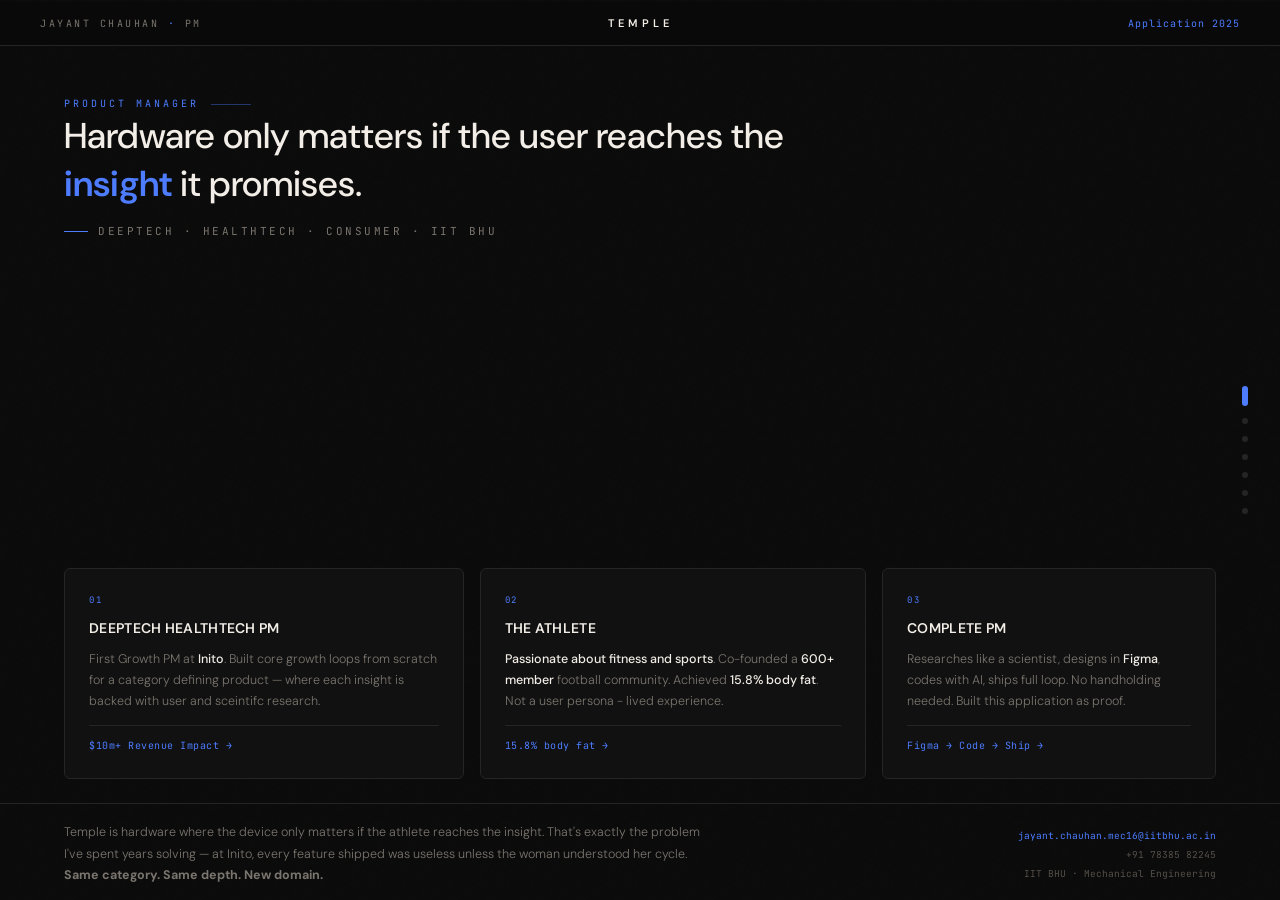
<file: presentation/v2/index.html>
<!DOCTYPE html>
<html lang="en">

<head>
  <meta charset="UTF-8">
  <meta name="viewport" content="width=device-width, initial-scale=1.0">
  <title>Jayant Chauhan — Temple</title>

  <!-- Styles (modular) -->
  <link rel="stylesheet" href="css/base.css">
  <link rel="stylesheet" href="css/layout.css">
  <link rel="stylesheet" href="css/components.css">
  <link rel="stylesheet" href="css/animations.css">
  <link rel="stylesheet" href="css/sections.css">
</head>

<body>

  <!-- Atmosphere -->
  <div class="bg-grain"></div>

  <!-- Progress Bar -->
  <div class="scroll-progress"></div>

  <!-- Topbar -->
  <div class="topbar">
    <div class="topbar-brand">Jayant Chauhan <span>·</span> PM</div>
    <div class="topbar-title">Temple</div>
    <div class="topbar-meta">Application 2025</div>
  </div>

  <!-- Nav Dots -->
  <nav class="section-counter" aria-label="Section navigation">
    <div class="section-dot active" title="Hero"></div>
    <div class="section-dot" title="Quote"></div>
    <div class="section-dot" title="The Athlete"></div>
    <div class="section-dot" title="PM Work"></div>
    <div class="section-dot" title="Quote"></div>
    <div class="section-dot" title="Why Jayant"></div>
    <div class="section-dot" title="Close"></div>
  </nav>

  <!-- ============================== -->
  <!-- SCROLL CONTAINER               -->
  <!-- ============================== -->
  <div class="scroll-container">

    <!-- ================================ -->
    <!-- SECTION 1: HERO                  -->
    <!-- ================================ -->
    <section class="section hero" id="hero">

      <div class="hero__top">
        <div class="section-tag reveal">Product Manager</div>
        <h1 class="hero__headline reveal reveal-d1">
          Hardware only matters if the user reaches the <em>insight</em> it promises.
        </h1>
        <div class="hero__subline reveal reveal-d2">
          Deeptech · Healthtech · Consumer · IIT BHU
        </div>
      </div>

      <div class="hero__pillars">
        <!-- Pillar 1 -->
        <div class="pillar-card reveal reveal-d3">
          <div class="pillar-card__num">01</div>
          <div class="pillar-card__title">Deeptech Healthtech PM</div>
          <div class="pillar-card__body">
            First Growth PM at <strong>Inito</strong>. Built core growth loops
            from scratch for a category defining product — where each insight is backed with user and sceintifc
            research.
          </div>
          <div class="pillar-card__footer"> $10m+ Revenue Impact →</div>
        </div>

        <!-- Pillar 2 -->
        <div class="pillar-card reveal reveal-d4">
          <div class="pillar-card__num">02</div>
          <div class="pillar-card__title">The Athlete</div>
          <div class="pillar-card__body">
            <strong>Passionate about fitness and sports</strong>. Co-founded a <strong>600+ member</strong>
            football community. Achieved <strong>15.8% body fat</strong>.
            Not a user persona - lived experience.
          </div>
          <div class="pillar-card__footer">15.8% body fat →</div>
        </div>

        <!-- Pillar 3 -->
        <div class="pillar-card reveal reveal-d5">
          <div class="pillar-card__num">03</div>
          <div class="pillar-card__title">Complete PM</div>
          <div class="pillar-card__body">
            Researches like a scientist, designs in <strong>Figma</strong>, codes with AI,
            ships full loop. No handholding needed. Built this application as proof.
          </div>
          <div class="pillar-card__footer">Figma → Code → Ship →</div>
        </div>
      </div>

      <div class="hero__bottom reveal reveal-d6">
        <div class="hero__bottom-text">
          Temple is hardware where the device only matters if the athlete reaches
          the insight. That's exactly the problem I've spent years solving — at Inito,
          every feature shipped was useless unless the woman understood her cycle.
          <strong>Same category. Same depth. New domain.</strong>
        </div>
        <div class="hero__contact">
          <a href="mailto:jayant.chauhan.mec16@iitbhu.ac.in">jayant.chauhan.mec16@iitbhu.ac.in</a><br>
          +91 78385 82245<br>
          IIT BHU · Mechanical Engineering
        </div>
      </div>

    </section>

    <!-- ================================ -->
    <!-- INTERSTITIAL 1                   -->
    <!-- ================================ -->
    <section class="section section--interstitial" id="quote1">
      <div class="quote-block">
        <p class="quote-block__text">
          "Fitness changed how I <em>think</em>, not just how I look."
        </p>
      </div>
    </section>

    <!-- ================================ -->
    <!-- SECTION 2: THE ATHLETE           -->
    <!-- ================================ -->
    <section class="section athlete" id="athlete">

      <div class="athlete__left">
        <div class="section-tag reveal">The Athlete</div>
        <h2 class="athlete__title reveal reveal-d1">
          Earned, not claimed.
        </h2>

        <div class="timeline">
          <!-- Pre 2019 -->
          <div class="tl-row reveal reveal-d2">
            <div class="tl-year">Pre 2019</div>
            <div class="tl-line">
              <div class="tl-dot"></div>
              <div class="tl-connector"></div>
            </div>
            <div class="tl-body">
              <div class="tl-event">Sports kid → 88kg</div>
              <div class="tl-detail">Active childhood, then JEE happened — 88kg, bad posture, zero system.</div>
            </div>
          </div>

          <!-- Dec 2019 -->
          <div class="tl-row tl-row--hot reveal reveal-d3">
            <div class="tl-year">Dec 2019</div>
            <div class="tl-line">
              <div class="tl-dot"></div>
              <div class="tl-connector"></div>
            </div>
            <div class="tl-body">
              <div class="tl-event">The Reset — 88→78kg</div>
              <div class="tl-detail">6 months. Gym, diet, system thinking. Not a resolution — a full operating system
                rewrite.</div>
            </div>
          </div>

          <!-- Dec 2022 -->
          <div class="tl-row reveal reveal-d4">
            <div class="tl-year">Dec 2022</div>
            <div class="tl-line">
              <div class="tl-dot"></div>
              <div class="tl-connector"></div>
            </div>
            <div class="tl-body">
              <div class="tl-event">Returned to Sport</div>
              <div class="tl-detail">Co-founded a 600+ member football community in Bengaluru. Played 3x/week.</div>
            </div>
          </div>

          <!-- Sep 2025 -->
          <div class="tl-row tl-row--hot reveal reveal-d5">
            <div class="tl-year">Sep 2025</div>
            <div class="tl-line">
              <div class="tl-dot"></div>
            </div>
            <div class="tl-body">
              <div class="tl-event">15.8% Body Fat — Verified</div>
              <div class="tl-detail">45-day hard challenge. InBody scan proof. Not genetics — engineered.</div>
            </div>
          </div>
        </div>
      </div>

      <div class="athlete__right">
        <!-- Stats -->
        <div class="stat-card stat-card--hot reveal">
          <div class="stat-card__num">
            <span data-count-to="15.8" data-count-suffix="%">0%</span>
          </div>
          <div class="stat-card__label">Body fat · Peak Sep 2025</div>
        </div>

        <div class="stat-card reveal reveal-d1">
          <div class="stat-card__num">88→78 <span>kg</span></div>
          <div class="stat-card__label">In 6 months</div>
        </div>

        <div class="stat-card reveal reveal-d2">
          <div class="stat-card__num">
            <span data-count-to="600" data-count-suffix="+">0</span>
          </div>
          <div class="stat-card__label">Football community</div>
        </div>

        <div class="stat-card reveal reveal-d3">
          <div class="stat-card__num">3x <span>/week</span></div>
          <div class="stat-card__label">Active sport</div>
        </div>

        <div class="commitment-box reveal reveal-d4">
          <strong>Joining commitment:</strong> May 27 target date — committed to reaching
          15% body fat by then. Not "maintaining" — still pushing.
        </div>
      </div>

    </section>

    <!-- ================================ -->
    <!-- SECTION 3: PM WORK               -->
    <!-- ================================ -->
    <section class="section pm-work" id="pm-work">

      <div class="pm-work__header">
        <div class="section-tag reveal">PM Work at Inito</div>
        <h2 class="pm-work__title reveal reveal-d1">
          Building at Inito has taught the important of clarity for category defining products. As a PM, my job isn't
          just to optimise for metrics, it's to help users get a complet picture of their body and hormones.
          <p class="pm-work__context reveal reveal-d2">
            Three initiatives. Same pattern: the naive approach fails. You have to go deeper.
            The answer is never where you expect it.
          </p>
      </div>

      <!-- Desktop: 3-column layout -->
      <div class="pm-work__grid reveal reveal-d3">

        <!-- Left: Tabs -->
        <div class="pm-tabs">
          <div class="pm-tab active" data-tab="0">
            <div class="pm-tab__co">Initiative 01</div>
            <div class="pm-tab__name">Teleconsultation</div>
            <div class="pm-tab__metric">+24% conversion lift</div>
          </div>
          <div class="pm-tab" data-tab="1">
            <div class="pm-tab__co">Initiative 02</div>
            <div class="pm-tab__name">LTV / Churn</div>
            <div class="pm-tab__metric">Churn 18.5% → 17%</div>
          </div>
          <div class="pm-tab" data-tab="2">
            <div class="pm-tab__co">The Pattern</div>
            <div class="pm-tab__name">Why This Matters for Temple</div>
            <div class="pm-tab__metric">Depth → insight</div>
          </div>
        </div>

        <!-- Middle: Detail Panes -->
        <div class="pm-detail-pane">
          <div class="pm-detail active" data-detail="0">
            <div class="pm-detail__co">Inito · Teleconsultation</div>
            <div class="pm-detail__title">Women don't need information. They need to feel understood.</div>
            <div class="pm-detail__body">
              <strong>Problem:</strong> 70% of non-converters weren't buying despite seeing value.<br><br>
              <strong>Naive approach:</strong> Hire fertility experts, build a chat widget, connect users.<br><br>
              <strong>What actually happened:</strong> 25+ interviews with fertility coaches and OBGYNs.
              Mapped their communication patterns — the way they pause, validate, reframe anxiety as action.<br><br>
              Replicated those patterns into SOPs for consultation flow.
              <em>Result: +24% conversion lift · 48% opt-in rate</em>
            </div>
          </div>

          <div class="pm-detail" data-detail="1">
            <div class="pm-detail__co">Inito · LTV / Churn</div>
            <div class="pm-detail__title">Strips aren't inventory — they're the gating mechanism for value.</div>
            <div class="pm-detail__body">
              <strong>Problem:</strong> High churn after cycle 1-2. Users weren't coming back.<br><br>
              <strong>Naive approach:</strong> Push more strips, discount, remind users.<br><br>
              <strong>Real finding:</strong> The churn inflection isn't purchase or usage — it's
              <strong>ovulation confirmation</strong>. Women were running out of strips before
              their biological cycle reached ovulation.<br><br>
              <strong>Solution:</strong> Bundles sized to biological cycle length + psychology-based subscriptions
              (cancel anytime, refund unused).
              <em>Result: Churn 18.5% → 17% · Subscription 4% → 10%</em>
            </div>
          </div>

          <div class="pm-detail" data-detail="2">
            <div class="pm-detail__co">The Pattern</div>
            <div class="pm-detail__title">Go deeper than surface — the answers live in understanding, not obvious
              places.</div>
            <div class="pm-detail__body">
              Every initiative followed the same arc: <strong>surface-level thinking fails</strong>.
              The real answer requires going uncomfortably deep — into biology, psychology, behavior.<br><br>
              <strong>Athletes are identical.</strong> The insight that changes performance is almost never
              obvious. It lives in neuroscience, biomechanics, recovery biology — places most PMs won't go.<br><br>
              <em>That's what I do. I go where the answers actually live.</em>
            </div>
          </div>
        </div>

        <!-- Right: Metrics -->
        <div class="pm-metrics-pane">
          <div class="pm-metrics active" data-metrics="0">
            <div class="pm-metrics__label">Impact</div>
            <div class="pm-metric-box">
              <div class="pm-metric-box__num">+24%</div>
              <div class="pm-metric-box__label">Conversion lift</div>
            </div>
            <div class="pm-metric-box">
              <div class="pm-metric-box__num">48%</div>
              <div class="pm-metric-box__label">Opt-in rate</div>
            </div>
            <div class="pm-metric-box">
              <div class="pm-metric-box__num">25+</div>
              <div class="pm-metric-box__label">User interviews conducted</div>
            </div>
          </div>

          <div class="pm-metrics" data-metrics="1">
            <div class="pm-metrics__label">Impact</div>
            <div class="pm-metric-box">
              <div class="pm-metric-box__num">17%</div>
              <div class="pm-metric-box__label">Churn (from 18.5%)</div>
            </div>
            <div class="pm-metric-box">
              <div class="pm-metric-box__num">10%</div>
              <div class="pm-metric-box__label">Subscription rate (from 4%)</div>
            </div>
            <div class="pm-metric-box">
              <div class="pm-metric-box__num">2.5x</div>
              <div class="pm-metric-box__label">Subscription adoption gain</div>
            </div>
          </div>

          <div class="pm-metrics" data-metrics="2">
            <div class="pm-metrics__label">The Method</div>
            <div class="pm-metric-box">
              <div class="pm-metric-box__num">Deep</div>
              <div class="pm-metric-box__label">Go past the obvious</div>
            </div>
            <div class="pm-metric-box">
              <div class="pm-metric-box__num">Bio</div>
              <div class="pm-metric-box__label">Study the science first</div>
            </div>
            <div class="pm-metric-box">
              <div class="pm-metric-box__num">Ship</div>
              <div class="pm-metric-box__label">Then design the solution</div>
            </div>
          </div>
        </div>

      </div>

      <!-- Mobile: Expandable cards -->
      <div class="pm-cards-mobile">
        <!-- Card 1 -->
        <div class="pm-card">
          <div class="pm-card__header">
            <div class="pm-card__top">
              <div>
                <div class="pm-card__label">Initiative 01</div>
                <div class="pm-card__title">Teleconsultation</div>
              </div>
              <button class="pm-card__toggle">Read more <span class="pm-card__toggle-arrow">▾</span></button>
            </div>
            <div class="pm-card__metrics">
              <div class="pm-card__stat">
                <div class="pm-card__stat-num">+24%</div>
                <div class="pm-card__stat-label">Conversion lift</div>
              </div>
              <div class="pm-card__stat">
                <div class="pm-card__stat-num">48%</div>
                <div class="pm-card__stat-label">Opt-in rate</div>
              </div>
            </div>
          </div>
          <div class="pm-card__expand">
            <div class="pm-card__expand-inner">
              <strong>Problem:</strong> 70% of non-converters weren't buying despite seeing value.<br><br>
              <strong>What actually happened:</strong> 25+ interviews with fertility coaches.
              Mapped their communication patterns — the way they pause, validate, reframe anxiety.
              Replicated into SOPs.
              <em>Women don't need information. They need to feel understood.</em>
            </div>
          </div>
        </div>

        <!-- Card 2 -->
        <div class="pm-card">
          <div class="pm-card__header">
            <div class="pm-card__top">
              <div>
                <div class="pm-card__label">Initiative 02</div>
                <div class="pm-card__title">LTV / Churn</div>
              </div>
              <button class="pm-card__toggle">Read more <span class="pm-card__toggle-arrow">▾</span></button>
            </div>
            <div class="pm-card__metrics">
              <div class="pm-card__stat">
                <div class="pm-card__stat-num">17%</div>
                <div class="pm-card__stat-label">Churn (from 18.5%)</div>
              </div>
              <div class="pm-card__stat">
                <div class="pm-card__stat-num">10%</div>
                <div class="pm-card__stat-label">Subscription (from 4%)</div>
              </div>
            </div>
          </div>
          <div class="pm-card__expand">
            <div class="pm-card__expand-inner">
              <strong>Problem:</strong> High churn after cycle 1-2.<br><br>
              <strong>Real finding:</strong> Churn inflection isn't purchase or usage — it's
              <strong>ovulation confirmation</strong>. Women running out of strips before biology caught up.<br><br>
              <strong>Solution:</strong> Bundles sized to biological cycle length + psychology-based subscriptions.
              <em>Strips aren't inventory — they're the gating mechanism for value.</em>
            </div>
          </div>
        </div>

        <!-- Card 3 -->
        <div class="pm-card">
          <div class="pm-card__header">
            <div class="pm-card__top">
              <div>
                <div class="pm-card__label">The Pattern</div>
                <div class="pm-card__title">Why This Matters for Temple</div>
              </div>
              <button class="pm-card__toggle">Read more <span class="pm-card__toggle-arrow">▾</span></button>
            </div>
            <div class="pm-card__metrics">
              <div class="pm-card__stat">
                <div class="pm-card__stat-num">Deep</div>
                <div class="pm-card__stat-label">Go past the obvious</div>
              </div>
            </div>
          </div>
          <div class="pm-card__expand">
            <div class="pm-card__expand-inner">
              Every initiative followed the same arc: <strong>surface-level thinking fails</strong>.
              The real answer requires going uncomfortably deep.<br><br>
              <strong>Athletes are identical.</strong> The insight that changes performance is
              almost never obvious. It lives in neuroscience, biomechanics, recovery biology.
              <em>That's what I do. I go where the answers actually live.</em>
            </div>
          </div>
        </div>
      </div>

    </section>

    <!-- ================================ -->
    <!-- INTERSTITIAL 2                   -->
    <!-- ================================ -->
    <section class="section section--interstitial" id="quote2">
      <div class="quote-block">
        <p class="quote-block__text">
          "The PM job isn't to optimize metrics. It's to understand what a woman
          actually <em>needs</em>."
        </p>
        <p class="quote-block__attr">— Pattern from Inito, applied to Temple</p>
      </div>
    </section>

    <!-- ================================ -->
    <!-- SECTION 4: WHY JAYANT            -->
    <!-- ================================ -->
    <section class="section why-jayant" id="why-jayant">

      <div class="why-jayant__header">
        <div class="section-tag reveal">Why Jayant for Temple</div>
        <h2 class="why-jayant__headline reveal reveal-d1">
          Building something that has never existed before.
        </h2>
        <p class="why-jayant__subline reveal reveal-d2">
          The depth habit I built at Inito — studying biology before touching Figma —
          is exactly what Temple needs. <a href="https://www.linkedin.com/in/jayantchauhan17/" target="_blank">LinkedIn
            →</a>
        </p>
      </div>

      <div class="why-jayant__body">
        <!-- Left: Depth Habit -->
        <div class="why-jayant__left">
          <div class="section-tag reveal" style="font-size: 9px;">The Depth Habit</div>

          <div class="pull-quote reveal reveal-d1">
            "Fertility is where surface-level thinking fails. The only way to solve was going uncomfortably deep —
            studying hormone biology before touching Figma.""
          </div>

          <div class="narrative-text reveal reveal-d2">
            Every problem at Inito looked simple on the surface. <strong>None of them were.</strong>
            The ones I solved best were the ones where I went deepest:
          </div>

          <div class="depth-examples-grid reveal reveal-d3">
            <div class="depth-example">
              <div class="depth-example__title">Fertility Assessment</div>
              <div class="depth-example__body">
                Mapped user-reported signals → real hormonal pattern clusters.
                Researched which inputs meaningfully correlate with hormone behavior — cycle length variability, PMS
                severity, acne, luteal duration, TTC history, and diagnosed conditions. <br> Analyzed existing user
                hormone charts to identify recurring biological archetypes (clear ovulatory spike, delayed surge,
                multi-spike LH, weak luteal rise). <br>

                Built a rule-based engine that translated user signals into physiologically plausible sample charts —
                not guesses, but patterns grounded in real distributions.

                Each quiz path was research optimised, not just conversion-optimised.
              </div>
            </div>
            <div class="depth-example">
              <div class="depth-example__title">Teleconsultation</div>
              <div class="depth-example__body">
                Researched in depth on how expert <strong> handle complex fertility cases </strong> — how they build
                trust , how they solve for education with empathy.
              </div>
            </div>
          </div>
        </div>

        <!-- Right: Temple Connection -->
        <div class="why-jayant__right">
          <div class="panel-card reveal--right">
            <div class="panel-card__label">Why this matters</div>
            <div class="panel-card__headline">Performace is defined inside out.</div>
            <div class="panel-card__narrative">
              <strong>Neuroscience, biomechanics, recovery biology</strong> — the answers to
              athletic performance live in science, not in obvious places. Most wearable PMs
              copy what Whoop or Oura did. Temple needs someone who reads papers and talks
              to athletes — not someone who copies dashboards.<br><br>
              <em>"Designs in Figma · Codes with AI · Ships full loop · No handholding needed."</em>
            </div>
          </div>
        </div>
      </div>

      <div class="why-jayant__footer reveal reveal-d5">
        <div class="why-jayant__footer-text">
          <strong>Designs in Figma · Codes with AI · Ships full loop</strong> — no handholding needed.
        </div>
        <div class="tool-row">
          <span class="tool-chip tool-chip--hot">Figma</span>
          <span class="tool-chip">LangChain</span>
          <span class="tool-chip">RAG</span>
          <span class="tool-chip">n8n</span>
          <span class="tool-chip tool-chip--hot">Python</span>
          <span class="tool-chip">SQL</span>
          <span class="tool-chip tool-chip--hot">Mixpanel</span>
          <span class="tool-chip">GA4</span>
        </div>
      </div>

    </section>

    <!-- ================================ -->
    <!-- SECTION 5: THE CLOSE             -->
    <!-- ================================ -->
    <section class="section close" id="close">

      <div class="close__content">
        <div class="section-tag reveal">Why Temple</div>

        <div class="through-line reveal reveal-d1">
          <div class="through-line__hook">
            "My body has been my test lab for 6 years. Temple is just making the lab public."
          </div>
          <div class="through-line__text">
            I didn't decide to care about performance optimization. I lived it — tracking weight,
            body fat, recovery, and sport the way most people track their calendar.
            <strong>That's not background. That's the job.</strong>
          </div>
        </div>

        <!-- Commitment Grid -->
        <div class="grid-5 reveal reveal-d2">
          <div class="commit-cell">
            <div class="commit-cell__num">6 <span>years</span></div>
            <div class="commit-cell__label">Building consumer products</div>
          </div>
          <div class="commit-cell">
            <div class="commit-cell__num">0<span>→</span>1</div>
            <div class="commit-cell__label">Growth loops built from scratch</div>
          </div>
          <div class="commit-cell commit-cell--hot">
            <div class="commit-cell__num">
              <span data-count-to="15.8" data-count-suffix="%">0%</span>
            </div>
            <div class="commit-cell__label">Body fat · InBody verified</div>
          </div>
          <div class="commit-cell">
            <div class="commit-cell__num">
              <span data-count-to="713">0</span>
            </div>
            <div class="commit-cell__label">Football community co-founder</div>
          </div>
          <div class="commit-cell">
            <div class="commit-cell__num">IIT <span>BHU</span></div>
            <div class="commit-cell__label">Mech Eng · Top 10%</div>
          </div>
        </div>

        <!-- CTA Row -->
        <div class="final-row reveal reveal-d3">
          <div class="cta-group">
            <a href="https://www.linkedin.com/in/jayantchauhan/" target="_blank" class="cta-primary">
              LinkedIn →
            </a>
            <a href="https://github.com/jayantch1797" target="_blank" class="cta-secondary">
              GitHub
            </a>
            <a href="mailto:jayant.chauhan.mec16@iitbhu.ac.in" class="cta-secondary">
              Email
            </a>
          </div>

          <div class="final-meta">
            <a href="mailto:jayant.chauhan.mec16@iitbhu.ac.in">jayant.chauhan.mec16@iitbhu.ac.in</a><br>
            +91 78385 82245<br>
            Bengaluru, India
          </div>
        </div>

        <div class="closing-statement reveal reveal-d5">
          Come find your tribe. I've been looking for mine.
        </div>
      </div>

    </section>

  </div><!-- /.scroll-container -->

  <!-- JS (modular) -->
  <script type="module" src="js/app.js"></script>

</body>

</html>
</file>
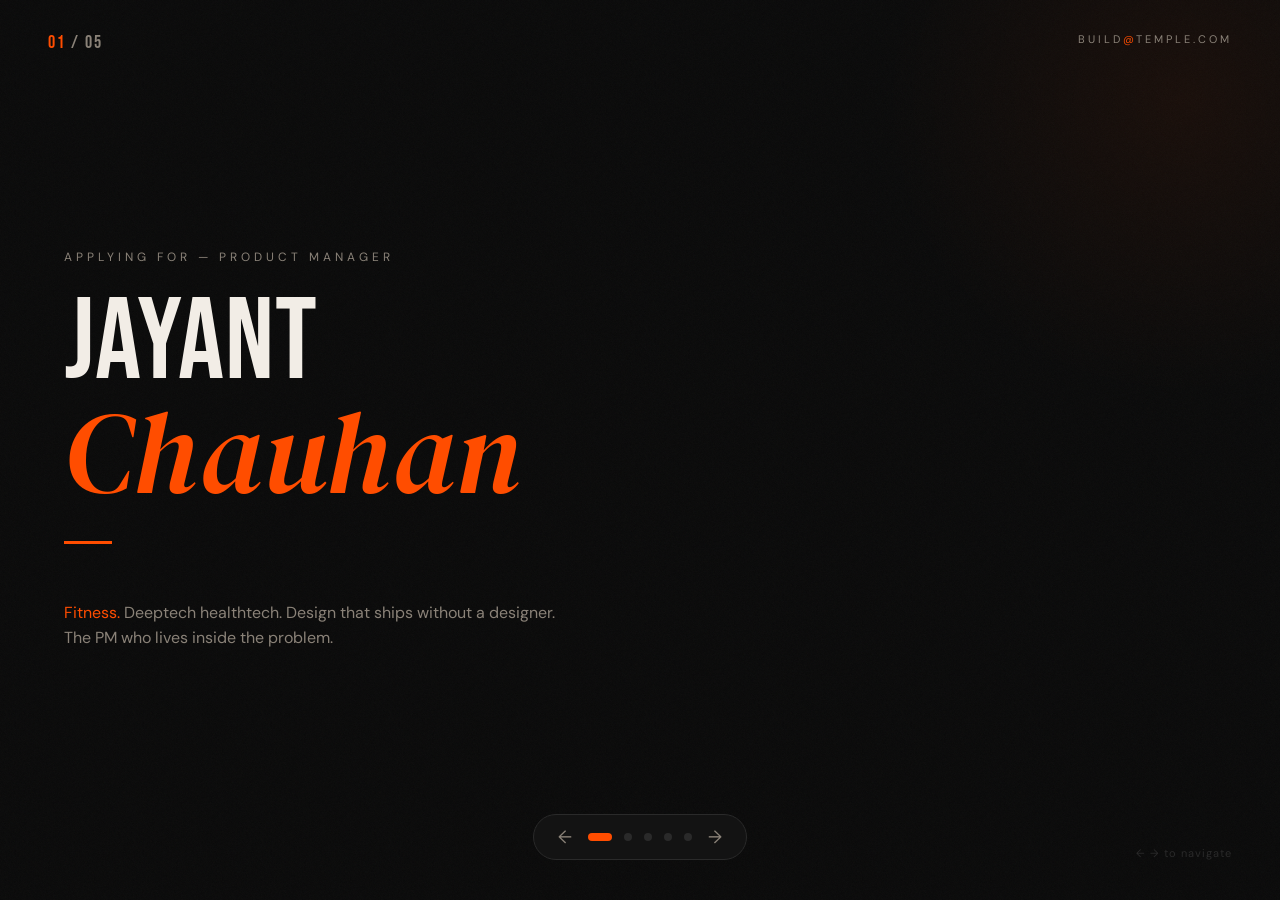
<file: temple_slide.html>
<!DOCTYPE html>
<html lang="en">
<head>
<meta charset="UTF-8">
<meta name="viewport" content="width=device-width, initial-scale=1.0">
<title>Jayant Chauhan — Temple</title>
<link href="https://fonts.googleapis.com/css2?family=Bebas+Neue&family=DM+Serif+Display:ital@0;1&family=DM+Sans:wght@300;400;500&display=swap" rel="stylesheet">
<style>
  *, *::before, *::after { box-sizing: border-box; margin: 0; padding: 0; }

  :root {
    --orange: #FF4D00;
    --dark: #0A0A0A;
    --off-white: #F2EDE6;
    --muted: #8A8278;
    --card: #141414;
    --border: #2A2A2A;
  }

  html, body {
    width: 100%; height: 100%;
    background: var(--dark);
    color: var(--off-white);
    font-family: 'DM Sans', sans-serif;
    overflow: hidden;
  }

  /* SLIDE CONTAINER */
  .deck {
    width: 100vw; height: 100vh;
    position: relative;
    overflow: hidden;
  }

  .slide {
    position: absolute;
    inset: 0;
    display: flex;
    flex-direction: column;
    padding: 48px 64px;
    opacity: 0;
    pointer-events: none;
    transition: opacity 0.5s ease, transform 0.5s ease;
    transform: translateY(20px);
  }

  .slide.active {
    opacity: 1;
    pointer-events: all;
    transform: translateY(0);
  }

  /* NAV */
  .nav {
    position: fixed;
    bottom: 40px;
    left: 50%;
    transform: translateX(-50%);
    display: flex;
    align-items: center;
    gap: 12px;
    z-index: 100;
    background: rgba(20,20,20,0.9);
    border: 1px solid var(--border);
    padding: 10px 20px;
    border-radius: 100px;
    backdrop-filter: blur(10px);
  }

  .dot {
    width: 8px; height: 8px;
    border-radius: 50%;
    background: var(--border);
    cursor: pointer;
    transition: all 0.3s;
  }
  .dot.active { background: var(--orange); width: 24px; border-radius: 4px; }

  .nav-btn {
    background: none;
    border: none;
    color: var(--muted);
    cursor: pointer;
    font-size: 18px;
    padding: 0 4px;
    transition: color 0.2s;
    font-family: 'DM Sans', sans-serif;
  }
  .nav-btn:hover { color: var(--off-white); }

  /* SLIDE LABEL */
  .slide-label {
    font-family: 'DM Sans', sans-serif;
    font-size: 11px;
    font-weight: 500;
    letter-spacing: 3px;
    text-transform: uppercase;
    color: var(--orange);
    margin-bottom: 32px;
  }

  /* TYPOGRAPHY */
  .display {
    font-family: 'Bebas Neue', sans-serif;
    font-size: clamp(64px, 9vw, 120px);
    line-height: 0.95;
    letter-spacing: 1px;
    color: var(--off-white);
  }

  .display span { color: var(--orange); }

  .serif {
    font-family: 'DM Serif Display', serif;
    font-style: italic;
  }

  .body-text {
    font-size: 15px;
    line-height: 1.7;
    color: #B0A89E;
    font-weight: 300;
    max-width: 560px;
  }

  .body-text strong { color: var(--off-white); font-weight: 500; }

  /* SLIDE 1 — HERO */
  #s1 {
    justify-content: center;
    gap: 0;
  }

  #s1 .eyebrow {
    font-size: 12px;
    letter-spacing: 4px;
    text-transform: uppercase;
    color: var(--muted);
    margin-bottom: 24px;
  }

  #s1 .tagline {
    font-size: 16px;
    color: var(--muted);
    margin-top: 32px;
    max-width: 500px;
    line-height: 1.6;
  }

  #s1 .tagline em {
    color: var(--orange);
    font-style: normal;
  }

  .orange-line {
    width: 48px; height: 3px;
    background: var(--orange);
    margin-bottom: 24px;
  }

  /* SLIDE 2 — FITNESS */
  #s2 { justify-content: center; }

  .two-col {
    display: grid;
    grid-template-columns: 1fr 1fr;
    gap: 64px;
    align-items: center;
    flex: 1;
  }

  .timeline {
    display: flex;
    flex-direction: column;
    gap: 0;
  }

  .tl-item {
    display: flex;
    gap: 20px;
    position: relative;
  }

  .tl-item:not(:last-child)::after {
    content: '';
    position: absolute;
    left: 5px;
    top: 24px;
    bottom: -8px;
    width: 1px;
    background: var(--border);
  }

  .tl-dot {
    width: 12px; height: 12px;
    border-radius: 50%;
    background: var(--border);
    border: 2px solid var(--border);
    flex-shrink: 0;
    margin-top: 4px;
    transition: all 0.3s;
  }

  .tl-item.highlight .tl-dot {
    background: var(--orange);
    border-color: var(--orange);
    box-shadow: 0 0 12px rgba(255,77,0,0.4);
  }

  .tl-content {
    padding-bottom: 28px;
  }

  .tl-year {
    font-size: 11px;
    letter-spacing: 2px;
    color: var(--muted);
    text-transform: uppercase;
    margin-bottom: 4px;
  }

  .tl-title {
    font-size: 15px;
    font-weight: 500;
    color: var(--off-white);
    margin-bottom: 4px;
  }

  .tl-desc {
    font-size: 13px;
    color: var(--muted);
    line-height: 1.5;
  }

  .stat-grid {
    display: grid;
    grid-template-columns: 1fr 1fr;
    gap: 2px;
  }

  .stat-card {
    background: var(--card);
    border: 1px solid var(--border);
    padding: 24px;
    position: relative;
    overflow: hidden;
  }

  .stat-card::before {
    content: '';
    position: absolute;
    top: 0; left: 0;
    width: 3px; height: 100%;
    background: var(--border);
  }

  .stat-card.hot::before { background: var(--orange); }

  .stat-num {
    font-family: 'Bebas Neue', sans-serif;
    font-size: 48px;
    line-height: 1;
    color: var(--off-white);
  }

  .stat-num span { color: var(--orange); font-size: 32px; }

  .stat-label {
    font-size: 12px;
    color: var(--muted);
    margin-top: 6px;
    letter-spacing: 0.5px;
  }

  /* SLIDE 3 — INITO */
  #s3 { justify-content: center; }

  .inito-grid {
    display: grid;
    grid-template-columns: 1fr 1.4fr;
    gap: 48px;
    align-items: start;
    flex: 1;
    margin-top: 24px;
  }

  .initiative-list {
    display: flex;
    flex-direction: column;
    gap: 2px;
  }

  .initiative {
    background: var(--card);
    border: 1px solid var(--border);
    padding: 16px 20px;
    cursor: pointer;
    transition: all 0.2s;
    border-left: 3px solid transparent;
  }

  .initiative:hover, .initiative.active {
    border-left-color: var(--orange);
    background: #1A1A1A;
  }

  .initiative-name {
    font-size: 13px;
    font-weight: 500;
    color: var(--off-white);
  }

  .initiative-metric {
    font-size: 12px;
    color: var(--orange);
    margin-top: 2px;
    font-family: 'Bebas Neue', sans-serif;
    letter-spacing: 1px;
    font-size: 14px;
  }

  .initiative-detail {
    background: var(--card);
    border: 1px solid var(--border);
    padding: 32px;
    min-height: 320px;
  }

  .detail-title {
    font-family: 'DM Serif Display', serif;
    font-style: italic;
    font-size: 28px;
    color: var(--off-white);
    margin-bottom: 16px;
    line-height: 1.2;
  }

  .detail-body {
    font-size: 14px;
    color: #B0A89E;
    line-height: 1.7;
    margin-bottom: 24px;
  }

  .detail-metrics {
    display: flex;
    gap: 24px;
    flex-wrap: wrap;
  }

  .dm {
    display: flex;
    flex-direction: column;
  }

  .dm-num {
    font-family: 'Bebas Neue', sans-serif;
    font-size: 36px;
    color: var(--orange);
    line-height: 1;
  }

  .dm-label {
    font-size: 11px;
    color: var(--muted);
    margin-top: 2px;
  }

  /* SLIDE 4 — DESIGN + TECH */
  #s4 { justify-content: center; }

  .design-grid {
    display: grid;
    grid-template-columns: 1.2fr 1fr;
    gap: 48px;
    align-items: center;
    flex: 1;
    margin-top: 24px;
  }

  .tool-tags {
    display: flex;
    flex-wrap: wrap;
    gap: 8px;
    margin-top: 24px;
  }

  .tag {
    padding: 6px 14px;
    border: 1px solid var(--border);
    font-size: 12px;
    color: var(--muted);
    letter-spacing: 0.5px;
    transition: all 0.2s;
  }

  .tag:hover { border-color: var(--orange); color: var(--off-white); }
  .tag.hot { border-color: var(--orange); color: var(--orange); }

  .build-list {
    display: flex;
    flex-direction: column;
    gap: 16px;
  }

  .build-item {
    display: flex;
    gap: 16px;
    align-items: flex-start;
  }

  .build-icon {
    width: 36px; height: 36px;
    background: var(--card);
    border: 1px solid var(--border);
    display: flex;
    align-items: center;
    justify-content: center;
    font-size: 16px;
    flex-shrink: 0;
  }

  .build-text strong {
    font-size: 14px;
    color: var(--off-white);
    display: block;
    margin-bottom: 2px;
  }

  .build-text span {
    font-size: 12px;
    color: var(--muted);
    line-height: 1.5;
  }

  /* SLIDE 5 — WHY TEMPLE */
  #s5 {
    justify-content: center;
  }

  .through-line {
    font-family: 'DM Serif Display', serif;
    font-style: italic;
    font-size: clamp(22px, 3vw, 34px);
    line-height: 1.4;
    color: var(--off-white);
    max-width: 800px;
    margin-top: 32px;
    margin-bottom: 48px;
    border-left: 3px solid var(--orange);
    padding-left: 32px;
  }

  .commitment-row {
    display: flex;
    gap: 2px;
    margin-bottom: 40px;
  }

  .commit-box {
    background: var(--card);
    border: 1px solid var(--border);
    padding: 24px 32px;
    flex: 1;
    position: relative;
    overflow: hidden;
  }

  .commit-box::after {
    content: '';
    position: absolute;
    bottom: 0; left: 0; right: 0;
    height: 2px;
    background: var(--border);
  }

  .commit-box.hot::after { background: var(--orange); }

  .commit-box .num {
    font-family: 'Bebas Neue', sans-serif;
    font-size: 52px;
    color: var(--off-white);
    line-height: 1;
  }

  .commit-box.hot .num { color: var(--orange); }

  .commit-box .lbl {
    font-size: 12px;
    color: var(--muted);
    margin-top: 4px;
  }

  .cta-row {
    display: flex;
    align-items: center;
    gap: 24px;
  }

  .cta-btn {
    background: var(--orange);
    color: white;
    border: none;
    padding: 14px 32px;
    font-family: 'DM Sans', sans-serif;
    font-size: 14px;
    font-weight: 500;
    letter-spacing: 1px;
    text-transform: uppercase;
    cursor: pointer;
    transition: opacity 0.2s;
  }

  .cta-btn:hover { opacity: 0.85; }

  .cta-sub {
    font-size: 13px;
    color: var(--muted);
  }

  /* CORNER LABEL */
  .corner-tag {
    position: fixed;
    top: 32px;
    right: 48px;
    font-size: 11px;
    letter-spacing: 3px;
    text-transform: uppercase;
    color: var(--muted);
    z-index: 100;
  }

  .corner-tag span { color: var(--orange); }

  /* SLIDE COUNT */
  .slide-count {
    position: fixed;
    top: 32px;
    left: 48px;
    font-family: 'Bebas Neue', sans-serif;
    font-size: 18px;
    color: var(--muted);
    z-index: 100;
    letter-spacing: 2px;
  }

  .slide-count em {
    color: var(--orange);
    font-style: normal;
  }

  /* BG TEXTURE */
  .bg-grain {
    position: fixed;
    inset: 0;
    pointer-events: none;
    z-index: 0;
    opacity: 0.035;
    background-image: url("data:image/svg+xml,%3Csvg viewBox='0 0 256 256' xmlns='http://www.w3.org/2000/svg'%3E%3Cfilter id='noise'%3E%3CfeTurbulence type='fractalNoise' baseFrequency='0.9' numOctaves='4' stitchTiles='stitch'/%3E%3C/filter%3E%3Crect width='100%25' height='100%25' filter='url(%23noise)'/%3E%3C/svg%3E");
    background-size: 128px;
  }

  /* ORANGE GLOW */
  .bg-glow {
    position: fixed;
    width: 600px; height: 600px;
    border-radius: 50%;
    background: radial-gradient(circle, rgba(255,77,0,0.06) 0%, transparent 70%);
    pointer-events: none;
    z-index: 0;
    top: -200px; right: -200px;
  }

  .slide > * { position: relative; z-index: 1; }

  /* KEYBOARD HINT */
  .key-hint {
    position: fixed;
    bottom: 40px;
    right: 48px;
    font-size: 11px;
    color: var(--border);
    letter-spacing: 1px;
  }

  @keyframes fadeUp {
    from { opacity: 0; transform: translateY(16px); }
    to { opacity: 1; transform: translateY(0); }
  }

  .slide.active .display,
  .slide.active .slide-label,
  .slide.active .body-text,
  .slide.active .through-line,
  .slide.active .two-col,
  .slide.active .inito-grid,
  .slide.active .design-grid,
  .slide.active .commitment-row,
  .slide.active .cta-row {
    animation: fadeUp 0.5s ease forwards;
  }

  .slide.active .display { animation-delay: 0.05s; }
  .slide.active .body-text { animation-delay: 0.15s; }
  .slide.active .two-col,
  .slide.active .inito-grid,
  .slide.active .design-grid { animation-delay: 0.1s; }
</style>
</head>
<body>

<div class="bg-grain"></div>
<div class="bg-glow"></div>

<div class="corner-tag">build<span>@</span>temple.com</div>
<div class="slide-count"><em id="current">01</em> / 05</div>

<div class="deck">

  <!-- SLIDE 1: HERO -->
  <div class="slide active" id="s1">
    <div class="eyebrow">Applying for — Product Manager</div>
    <div class="display">Jayant<br><span class="serif">Chauhan</span></div>
    <div class="orange-line" style="margin-top:28px;"></div>
    <p class="tagline">
      <em>Fitness.</em> Deeptech healthtech. Design that ships without a designer.<br>
      The PM who lives inside the problem.
    </p>
  </div>

  <!-- SLIDE 2: FITNESS -->
  <div class="slide" id="s2">
    <div class="slide-label">01 — The Athlete</div>
    <div class="two-col">
      <div class="timeline">
        <div class="tl-item">
          <div class="tl-dot"></div>
          <div class="tl-content">
            <div class="tl-year">Pre-2019</div>
            <div class="tl-title">Sports kid → JEE destroyed it</div>
            <div class="tl-desc">88kg. Bad posture. Zero movement. Years of ignoring the body.</div>
          </div>
        </div>
        <div class="tl-item highlight">
          <div class="tl-dot"></div>
          <div class="tl-content">
            <div class="tl-year">Dec 2019</div>
            <div class="tl-title">The reset</div>
            <div class="tl-desc">Started gym. 88kg → 78kg in 6 months. Fixed diet — for me, then my parents.</div>
          </div>
        </div>
        <div class="tl-item">
          <div class="tl-dot"></div>
          <div class="tl-content">
            <div class="tl-year">Dec 2022</div>
            <div class="tl-title">Returned to sport</div>
            <div class="tl-desc">Co-built a 600+ member football community in Bangalore. Fitness became character.</div>
          </div>
        </div>
        <div class="tl-item highlight">
          <div class="tl-dot"></div>
          <div class="tl-content">
            <div class="tl-year">Sep 2025</div>
            <div class="tl-title">45-day hard challenge</div>
            <div class="tl-desc">Hit 15.8% body fat. Today 18%. Back to 15% by May 27th — I've been there.</div>
          </div>
        </div>
      </div>
      <div class="stat-grid">
        <div class="stat-card hot">
          <div class="stat-num">15.8<span>%</span></div>
          <div class="stat-label">Body fat peak (Sep '25)</div>
        </div>
        <div class="stat-card">
          <div class="stat-num">10<span>kg</span></div>
          <div class="stat-label">Lost in 6 months</div>
        </div>
        <div class="stat-card">
          <div class="stat-num">600<span>+</span></div>
          <div class="stat-label">Football community members</div>
        </div>
        <div class="stat-card hot">
          <div class="stat-num">May<span> 27</span></div>
          <div class="stat-label">Back at 15% — joining date</div>
        </div>
      </div>
    </div>
  </div>

  <!-- SLIDE 3: INITO -->
  <div class="slide" id="s3">
    <div class="slide-label">02 — Deeptech Healthtech</div>
    <div class="inito-grid">
      <div class="initiative-list" id="initiativeList">
        <div class="initiative active" onclick="showDetail(0)">
          <div class="initiative-name">Personalized Quiz Funnel</div>
          <div class="initiative-metric">$60K → $300K/mo</div>
        </div>
        <div class="initiative" onclick="showDetail(1)">
          <div class="initiative-name">A/B Testing Infrastructure</div>
          <div class="initiative-metric">+200% experiment velocity</div>
        </div>
        <div class="initiative" onclick="showDetail(2)">
          <div class="initiative-name">Brand Repositioning</div>
          <div class="initiative-metric">+10% website CVR</div>
        </div>
        <div class="initiative" onclick="showDetail(3)">
          <div class="initiative-name">LTV Bundle Upsell</div>
          <div class="initiative-metric">+12% LTV · $1M+ ARR</div>
        </div>
        <div class="initiative" onclick="showDetail(4)">
          <div class="initiative-name">Ovulation Calculator</div>
          <div class="initiative-metric">Designed & built solo</div>
        </div>
        <div class="initiative" onclick="showDetail(5)">
          <div class="initiative-name">RAG Content Engine</div>
          <div class="initiative-metric">+500% content output</div>
        </div>
      </div>
      <div class="initiative-detail" id="initiativeDetail">
        <div class="detail-title" id="dTitle">Personalized Quiz Funnel</div>
        <div class="detail-body" id="dBody">Replaced static landing pages with a dynamic quiz adapting to each woman's fertility journey — TTC duration, age, conditions (PCOS/thyroid), life transitions. Each user receives a personalized hormone chart preview, building trust through product tangibility.</div>
        <div class="detail-metrics" id="dMetrics">
          <div class="dm"><div class="dm-num">5×</div><div class="dm-label">Revenue growth</div></div>
          <div class="dm"><div class="dm-num">+20%</div><div class="dm-label">CVR vs legacy</div></div>
          <div class="dm"><div class="dm-num">$300K</div><div class="dm-label">Monthly revenue</div></div>
        </div>
      </div>
    </div>
  </div>

  <!-- SLIDE 4: DESIGN + TECH -->
  <div class="slide" id="s4">
    <div class="slide-label">03 — Design + Build</div>
    <div class="design-grid">
      <div>
        <div class="display" style="font-size:clamp(48px,6vw,80px);">Ships in<br><span>Figma.</span><br>Builds in<br><span>Code.</span></div>
        <div class="tool-tags" style="margin-top:32px;">
          <div class="tag hot">Figma</div>
          <div class="tag hot">LangChain</div>
          <div class="tag hot">RAG</div>
          <div class="tag">SQL</div>
          <div class="tag">Python</div>
          <div class="tag">n8n</div>
          <div class="tag">Mixpanel</div>
          <div class="tag">GA4</div>
          <div class="tag">Amplitude</div>
          <div class="tag">Jupyter</div>
        </div>
      </div>
      <div class="build-list">
        <div class="build-item">
          <div class="build-icon">⚡</div>
          <div class="build-text">
            <strong>Ovulation Calculator</strong>
            <span>Medical-grade tool. Emotionally warm design. Conversion-optimized. Built solo — no designer involved. inito.com/blog/ovulation-calculator</span>
          </div>
        </div>
        <div class="build-item">
          <div class="build-icon">🧠</div>
          <div class="build-text">
            <strong>RAG-Based SEO Content Engine</strong>
            <span>LLM-powered generator leveraging thousands of research artifacts. 500% increase in content output.</span>
          </div>
        </div>
        <div class="build-item">
          <div class="build-icon">🤖</div>
          <div class="build-text">
            <strong>Agentic Email Marketing Platform</strong>
            <span>Multi-agent architecture built as side project. Hands-on with LangGraph, n8n, LLM APIs.</span>
          </div>
        </div>
        <div class="build-item">
          <div class="build-icon">🔍</div>
          <div class="build-text">
            <strong>Resume-Job Matching Extension</strong>
            <span>Browser extension side project. Vibe-coded production-grade UI. Stays hands-on because curious.</span>
          </div>
        </div>
      </div>
    </div>
  </div>

  <!-- SLIDE 5: WHY TEMPLE -->
  <div class="slide" id="s5">
    <div class="slide-label">04 — Why Temple</div>
    <div class="through-line">
      "Both fertility and athletic performance are categories where hardware, data, and human experience have to work together perfectly — because when they don't, real people in high-stakes moments pay the price."
    </div>
    <div class="commitment-row">
      <div class="commit-box">
        <div class="num">5+</div>
        <div class="lbl">Years building consumer products</div>
      </div>
      <div class="commit-box">
        <div class="num">$10M</div>
        <div class="lbl">ARR vertical built from zero</div>
      </div>
      <div class="commit-box hot">
        <div class="num">15%</div>
        <div class="lbl">Body fat by May 27th — committed</div>
      </div>
      <div class="commit-box">
        <div class="num">IIT</div>
        <div class="lbl">BHU · Mech Eng · Top 10%</div>
      </div>
    </div>
    <div class="cta-row">
      <button class="cta-btn" onclick="window.open('mailto:build@temple.com','_blank')">build@temple.com</button>
      <div class="cta-sub">+91 78385 82245 · Bengaluru</div>
    </div>
  </div>

</div>

<!-- NAV -->
<div class="nav">
  <button class="nav-btn" onclick="prevSlide()">←</button>
  <div class="dot active" onclick="goTo(0)"></div>
  <div class="dot" onclick="goTo(1)"></div>
  <div class="dot" onclick="goTo(2)"></div>
  <div class="dot" onclick="goTo(3)"></div>
  <div class="dot" onclick="goTo(4)"></div>
  <button class="nav-btn" onclick="nextSlide()">→</button>
</div>

<div class="key-hint">← → to navigate</div>

<script>
  let current = 0;
  const slides = document.querySelectorAll('.slide');
  const dots = document.querySelectorAll('.dot');
  const counter = document.getElementById('current');

  function goTo(n) {
    slides[current].classList.remove('active');
    dots[current].classList.remove('active');
    current = n;
    slides[current].classList.add('active');
    dots[current].classList.add('active');
    counter.textContent = String(current + 1).padStart(2, '0');
  }

  function nextSlide() { goTo((current + 1) % slides.length); }
  function prevSlide() { goTo((current - 1 + slides.length) % slides.length); }

  document.addEventListener('keydown', e => {
    if (e.key === 'ArrowRight' || e.key === 'ArrowDown') nextSlide();
    if (e.key === 'ArrowLeft' || e.key === 'ArrowUp') prevSlide();
  });

  // Inito initiative details
  const details = [
    {
      title: 'Personalized Quiz Funnel',
      body: 'Replaced static landing pages with a dynamic quiz adapting to each woman\'s fertility journey — TTC duration, age, conditions (PCOS/thyroid), life transitions. Each user receives a personalized hormone chart preview, building trust through product tangibility.',
      metrics: [{ n: '5×', l: 'Revenue growth' }, { n: '+20%', l: 'CVR vs legacy' }, { n: '$300K', l: 'Monthly revenue' }]
    },
    {
      title: 'A/B Testing Infrastructure',
      body: 'Built custom experimentation layer segmenting by UTM, ad group, keyword, and demographic — replacing low-code builders that couldn\'t handle fine-grained targeting. Added dynamic middle layer for real-time keyword-level content personalization.',
      metrics: [{ n: '+200%', l: 'Experiment velocity' }, { n: '-8%', l: 'CAC reduction' }, { n: '0→1', l: 'Built from scratch' }]
    },
    {
      title: 'Brand & Trust Repositioning',
      body: 'Led user research on perception gaps in a $20M+ ARR brand that felt too clinical. Onboarded and directed a brand agency. Oversaw refresh across website, landing pages, emails, and app UX — bridging scientific credibility with emotional warmth.',
      metrics: [{ n: '+10%', l: 'Website CVR' }, { n: '25+', l: 'Domain experts interviewed' }, { n: '$20M+', l: 'ARR base' }]
    },
    {
      title: 'LTV Bundle Upsell',
      body: 'Data showed 30% churn after cycle 1, another 30% after cycle 2. Users who tested 15+ strips in cycle 1 had significantly lower churn. Designed personalized strip bundle upsell at checkout based on cycle length, TTC stage, and testing regularity.',
      metrics: [{ n: '+12%', l: 'LTV' }, { n: '+40%', l: 'AOV' }, { n: '$1M+', l: 'Projected ARR uplift' }]
    },
    {
      title: 'Ovulation Calculator',
      body: 'Designed and built solo — no designer involved. Had to be medically accurate, emotionally warm for a vulnerable audience, and conversion-optimized simultaneously. Includes medical review trust signal, warm visual design, clinical disclaimer. Live at inito.com/blog/ovulation-calculator.',
      metrics: [{ n: '0', l: 'Designers involved' }, { n: '3-in-1', l: 'Medical + Warm + CRO' }, { n: 'Live', l: 'In production' }]
    },
    {
      title: 'RAG Content Engine',
      body: 'Built LLM-powered SEO content generator leveraging thousands of research artifacts. Used LangChain and RAG architecture to increase context quality and content output dramatically. One of many hands-on AI builds done outside the day job description.',
      metrics: [{ n: '+500%', l: 'Content output' }, { n: 'RAG', l: 'Architecture' }, { n: 'LangChain', l: 'Stack' }]
    }
  ];

  function showDetail(i) {
    const items = document.querySelectorAll('.initiative');
    items.forEach((el, idx) => el.classList.toggle('active', idx === i));
    const d = details[i];
    document.getElementById('dTitle').textContent = d.title;
    document.getElementById('dBody').textContent = d.body;
    const mEl = document.getElementById('dMetrics');
    mEl.innerHTML = d.metrics.map(m => `<div class="dm"><div class="dm-num">${m.n}</div><div class="dm-label">${m.l}</div></div>`).join('');
  }
</script>
</body>
</html>
</file>
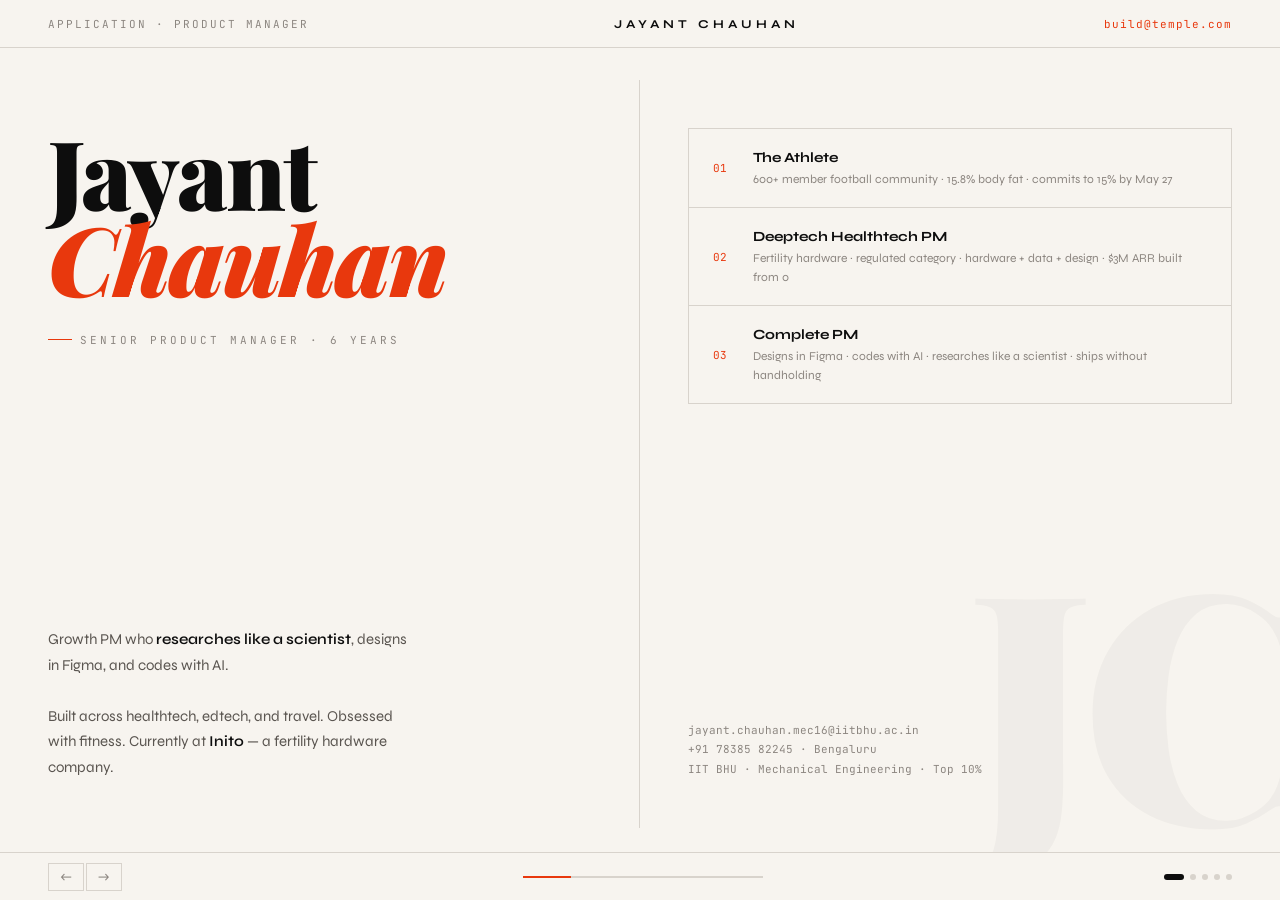
<file: temple_slide_v2.html>
<!DOCTYPE html>
<html lang="en">
<head>
<meta charset="UTF-8">
<meta name="viewport" content="width=device-width, initial-scale=1.0">
<title>Jayant Chauhan — Temple</title>
<link href="https://fonts.googleapis.com/css2?family=Playfair+Display:ital,wght@0,700;0,900;1,700&family=Syne:wght@400;600;700;800&family=JetBrains+Mono:wght@300;400&display=swap" rel="stylesheet">
<style>
*, *::before, *::after { box-sizing: border-box; margin: 0; padding: 0; }

:root {
  --ink: #0D0D0D;
  --paper: #F7F4EF;
  --accent: #E8380D;
  --muted: #8C8680;
  --rule: #D8D3CC;
  --card-bg: #EFEBE4;
  --white: #FFFFFF;
}

html, body {
  width: 100%; height: 100%;
  background: var(--paper);
  color: var(--ink);
  font-family: 'Syne', sans-serif;
  overflow: hidden;
  cursor: default;
}

/* LAYOUT */
.deck { width: 100vw; height: 100vh; position: relative; overflow: hidden; }

.slide {
  position: absolute; inset: 0;
  opacity: 0; pointer-events: none;
  transition: opacity 0.4s ease, transform 0.4s ease;
  transform: translateX(32px);
  display: grid;
}

.slide.active {
  opacity: 1; pointer-events: all;
  transform: translateX(0);
}

/* GLOBAL HEADER BAR */
.topbar {
  position: fixed; top: 0; left: 0; right: 0;
  height: 48px;
  border-bottom: 1px solid var(--rule);
  display: flex; align-items: center;
  padding: 0 48px;
  justify-content: space-between;
  background: var(--paper);
  z-index: 100;
}

.topbar-left {
  font-family: 'JetBrains Mono', monospace;
  font-size: 11px; letter-spacing: 2px;
  color: var(--muted); text-transform: uppercase;
}

.topbar-center {
  font-family: 'Syne', sans-serif;
  font-size: 12px; font-weight: 700;
  letter-spacing: 4px; text-transform: uppercase;
  color: var(--ink);
}

.topbar-right {
  font-family: 'JetBrains Mono', monospace;
  font-size: 11px; color: var(--accent);
  letter-spacing: 1px;
}

/* BOTTOM NAV */
.bottombar {
  position: fixed; bottom: 0; left: 0; right: 0;
  height: 48px;
  border-top: 1px solid var(--rule);
  display: flex; align-items: center;
  padding: 0 48px;
  justify-content: space-between;
  background: var(--paper);
  z-index: 100;
}

.progress-track {
  flex: 1; max-width: 240px;
  height: 2px; background: var(--rule);
  position: relative;
}

.progress-fill {
  height: 100%; background: var(--accent);
  transition: width 0.4s ease;
}

.nav-controls { display: flex; gap: 2px; }

.nav-btn {
  width: 36px; height: 28px;
  border: 1px solid var(--rule);
  background: none; cursor: pointer;
  font-family: 'Syne', sans-serif;
  font-size: 14px; color: var(--muted);
  transition: all 0.2s;
  display: flex; align-items: center; justify-content: center;
}
.nav-btn:hover { background: var(--ink); color: var(--paper); border-color: var(--ink); }

.slide-indicators {
  display: flex; gap: 6px; align-items: center;
}

.ind {
  width: 6px; height: 6px; border-radius: 50%;
  background: var(--rule); cursor: pointer;
  transition: all 0.3s;
}
.ind.active { background: var(--ink); width: 20px; border-radius: 3px; }

/* CONTENT AREA */
.content {
  padding: 80px 48px 72px;
  height: 100vh;
  display: flex; flex-direction: column;
}

/* =================== SLIDE 1: HERO =================== */
#s1 .content {
  display: grid;
  grid-template-columns: 1fr 1fr;
  grid-template-rows: 1fr auto;
  gap: 0;
  padding: 80px 0 72px;
}

.hero-left {
  padding: 48px 48px 48px 48px;
  border-right: 1px solid var(--rule);
  display: flex; flex-direction: column;
  justify-content: space-between;
}

.hero-right {
  padding: 48px;
  display: flex; flex-direction: column;
  justify-content: space-between;
}

.hero-name {
  font-family: 'Playfair Display', serif;
  font-weight: 900;
  font-size: clamp(56px, 8vw, 96px);
  line-height: 0.9;
  letter-spacing: -2px;
  color: var(--ink);
}

.hero-name em {
  font-style: italic;
  color: var(--accent);
}

.role-tag {
  display: inline-flex; align-items: center; gap: 8px;
  margin-top: 32px;
  font-family: 'JetBrains Mono', monospace;
  font-size: 11px; letter-spacing: 3px;
  text-transform: uppercase; color: var(--muted);
}

.role-tag::before {
  content: '';
  width: 24px; height: 1px;
  background: var(--accent);
}

.hero-desc {
  font-size: 15px; line-height: 1.7;
  color: #5A5550; max-width: 360px;
  font-weight: 400;
}

.hero-desc strong { color: var(--ink); font-weight: 600; }

.three-pillars {
  display: flex; flex-direction: column; gap: 0;
  border: 1px solid var(--rule);
}

.pillar {
  padding: 20px 24px;
  border-bottom: 1px solid var(--rule);
  display: flex; align-items: center; gap: 16px;
  transition: background 0.2s;
  cursor: default;
}
.pillar:last-child { border-bottom: none; }
.pillar:hover { background: var(--card-bg); }

.pillar-num {
  font-family: 'JetBrains Mono', monospace;
  font-size: 11px; color: var(--accent);
  width: 24px; flex-shrink: 0;
}

.pillar-text strong {
  display: block; font-size: 14px;
  font-weight: 700; color: var(--ink);
  margin-bottom: 2px;
}

.pillar-text span {
  font-size: 12px; color: var(--muted);
}

.hero-contact {
  font-family: 'JetBrains Mono', monospace;
  font-size: 11px; color: var(--muted);
  line-height: 1.8;
}

.hero-contact a { color: var(--accent); text-decoration: none; }

/* LARGE BG NUMBER */
.bg-num {
  position: absolute;
  font-family: 'Playfair Display', serif;
  font-weight: 900;
  font-size: 320px;
  line-height: 1;
  color: rgba(0,0,0,0.03);
  right: -20px; bottom: 48px;
  pointer-events: none;
  letter-spacing: -10px;
  user-select: none;
}

/* =================== SLIDE 2: FITNESS =================== */
#s2 .content {
  display: grid;
  grid-template-columns: 2fr 1fr;
  gap: 0;
  padding: 80px 0 72px;
}

.fitness-left {
  padding: 48px;
  border-right: 1px solid var(--rule);
  display: flex; flex-direction: column;
}

.fitness-right {
  padding: 48px 32px;
  display: flex; flex-direction: column;
  gap: 2px;
}

.section-label {
  font-family: 'JetBrains Mono', monospace;
  font-size: 10px; letter-spacing: 3px;
  text-transform: uppercase; color: var(--muted);
  margin-bottom: 8px;
}

.section-title {
  font-family: 'Playfair Display', serif;
  font-weight: 700; font-style: italic;
  font-size: clamp(32px, 4vw, 52px);
  line-height: 1.1; color: var(--ink);
  margin-bottom: 32px;
}

.timeline { display: flex; flex-direction: column; gap: 0; flex: 1; }

.tl-row {
  display: grid;
  grid-template-columns: 80px 1px 1fr;
  gap: 0 20px;
  align-items: stretch;
}

.tl-year {
  font-family: 'JetBrains Mono', monospace;
  font-size: 11px; color: var(--muted);
  text-align: right; padding: 16px 0;
  padding-top: 18px;
}

.tl-line-col {
  display: flex; flex-direction: column;
  align-items: center; gap: 0;
}

.tl-dot-outer {
  width: 10px; height: 10px; border-radius: 50%;
  border: 2px solid var(--rule);
  background: var(--paper);
  margin-top: 20px; flex-shrink: 0;
  transition: all 0.3s;
}

.tl-row.hot .tl-dot-outer {
  border-color: var(--accent);
  background: var(--accent);
}

.tl-connector {
  width: 1px; flex: 1;
  background: var(--rule);
}

.tl-row:last-child .tl-connector { display: none; }

.tl-body { padding: 16px 0 16px 0; }

.tl-event {
  font-size: 14px; font-weight: 700;
  color: var(--ink); margin-bottom: 4px;
}

.tl-row.hot .tl-event { color: var(--accent); }

.tl-detail {
  font-size: 12px; color: var(--muted);
  line-height: 1.5;
}

/* Fitness stat cards */
.fit-stat {
  background: var(--white);
  border: 1px solid var(--rule);
  padding: 20px;
  position: relative;
}

.fit-stat.accent-bg {
  background: var(--accent);
  border-color: var(--accent);
}

.fit-stat-num {
  font-family: 'Playfair Display', serif;
  font-weight: 900;
  font-size: 40px; line-height: 1;
  color: var(--ink);
}

.fit-stat.accent-bg .fit-stat-num { color: var(--white); }

.fit-stat-unit {
  font-size: 18px;
}

.fit-stat-label {
  font-family: 'JetBrains Mono', monospace;
  font-size: 10px; letter-spacing: 1px;
  color: var(--muted); margin-top: 6px;
  text-transform: uppercase;
}

.fit-stat.accent-bg .fit-stat-label { color: rgba(255,255,255,0.7); }

.commitment-note {
  margin-top: auto;
  padding: 16px;
  background: var(--card-bg);
  border-left: 2px solid var(--accent);
  font-size: 12px; line-height: 1.6;
  color: var(--muted);
}

.commitment-note strong { color: var(--ink); }

/* =================== SLIDE 3: PM WORK =================== */
#s3 .content {
  padding: 80px 48px 72px;
  display: flex; flex-direction: column;
}

.pm-grid {
  display: grid;
  grid-template-columns: 200px 1fr;
  gap: 0;
  flex: 1;
  border: 1px solid var(--rule);
  overflow: hidden;
  margin-top: 24px;
}

.pm-tabs {
  border-right: 1px solid var(--rule);
  display: flex; flex-direction: column;
  overflow-y: auto;
}

.pm-tab {
  padding: 16px 20px;
  border-bottom: 1px solid var(--rule);
  cursor: pointer;
  transition: all 0.2s;
  position: relative;
}

.pm-tab:hover { background: var(--card-bg); }

.pm-tab.active {
  background: var(--ink);
}

.pm-tab-company {
  font-family: 'JetBrains Mono', monospace;
  font-size: 9px; letter-spacing: 2px;
  text-transform: uppercase; color: var(--muted);
  margin-bottom: 4px;
}

.pm-tab.active .pm-tab-company { color: rgba(255,255,255,0.4); }

.pm-tab-name {
  font-size: 12px; font-weight: 700;
  color: var(--ink); line-height: 1.3;
}

.pm-tab.active .pm-tab-name { color: var(--white); }

.pm-tab-metric {
  font-family: 'JetBrains Mono', monospace;
  font-size: 10px; color: var(--accent);
  margin-top: 4px;
}

.pm-tab.active .pm-tab-metric { color: #FF8A70; }

.pm-detail {
  padding: 36px 40px;
  display: none; flex-direction: column;
}

.pm-detail.active { display: flex; }

.pm-detail-company {
  font-family: 'JetBrains Mono', monospace;
  font-size: 10px; letter-spacing: 3px;
  text-transform: uppercase; color: var(--muted);
  margin-bottom: 8px;
}

.pm-detail-title {
  font-family: 'Playfair Display', serif;
  font-size: 28px; font-weight: 700;
  font-style: italic; line-height: 1.2;
  color: var(--ink); margin-bottom: 20px;
}

.pm-detail-body {
  font-size: 14px; line-height: 1.75;
  color: #5A5550; margin-bottom: 28px;
  flex: 1;
}

.pm-detail-body strong { color: var(--ink); font-weight: 600; }

.pm-metrics-row {
  display: flex; gap: 2px;
}

.pm-metric-box {
  flex: 1;
  background: var(--card-bg);
  border: 1px solid var(--rule);
  padding: 16px;
}

.pm-metric-num {
  font-family: 'Playfair Display', serif;
  font-weight: 900; font-size: 28px;
  color: var(--accent); line-height: 1;
}

.pm-metric-label {
  font-family: 'JetBrains Mono', monospace;
  font-size: 10px; color: var(--muted);
  margin-top: 4px; line-height: 1.4;
  text-transform: uppercase; letter-spacing: 0.5px;
}

/* =================== SLIDE 4: DESIGN + TECH =================== */
#s4 .content {
  display: grid;
  grid-template-columns: 1fr 1fr;
  gap: 0;
  padding: 80px 0 72px;
}

.dt-left {
  padding: 48px;
  border-right: 1px solid var(--rule);
  display: flex; flex-direction: column;
}

.dt-right {
  padding: 48px;
  display: flex; flex-direction: column;
}

.complete-pm-statement {
  font-family: 'Playfair Display', serif;
  font-size: clamp(28px, 4vw, 46px);
  font-weight: 900; line-height: 1.1;
  color: var(--ink); margin-bottom: 32px;
}

.complete-pm-statement em {
  font-style: italic; color: var(--accent);
}

.capability-list {
  display: flex; flex-direction: column; gap: 0;
  border: 1px solid var(--rule);
}

.cap-row {
  display: flex; align-items: center; gap: 0;
  border-bottom: 1px solid var(--rule);
}
.cap-row:last-child { border-bottom: none; }

.cap-icon {
  width: 48px; height: 48px;
  border-right: 1px solid var(--rule);
  display: flex; align-items: center; justify-content: center;
  font-size: 18px; flex-shrink: 0;
  background: var(--card-bg);
}

.cap-content { padding: 12px 16px; }

.cap-title {
  font-size: 13px; font-weight: 700; color: var(--ink);
}

.cap-desc {
  font-size: 11px; color: var(--muted); margin-top: 2px; line-height: 1.4;
}

.built-section-title {
  font-family: 'JetBrains Mono', monospace;
  font-size: 10px; letter-spacing: 3px;
  text-transform: uppercase; color: var(--muted);
  margin-bottom: 16px;
}

.built-items {
  display: flex; flex-direction: column; gap: 2px;
  flex: 1;
}

.built-item {
  background: var(--card-bg);
  border: 1px solid var(--rule);
  padding: 16px 20px;
  display: flex; justify-content: space-between;
  align-items: center;
  transition: all 0.2s;
  cursor: default;
}

.built-item:hover {
  background: var(--ink);
}

.built-item:hover .built-name { color: var(--white); }
.built-item:hover .built-tag { border-color: rgba(255,255,255,0.2); color: rgba(255,255,255,0.5); }

.built-name {
  font-size: 13px; font-weight: 700; color: var(--ink);
}

.built-impact {
  font-family: 'JetBrains Mono', monospace;
  font-size: 10px; color: var(--muted);
  margin-top: 3px;
}

.built-tag {
  font-family: 'JetBrains Mono', monospace;
  font-size: 9px; letter-spacing: 1px;
  text-transform: uppercase;
  color: var(--muted); border: 1px solid var(--rule);
  padding: 3px 8px; white-space: nowrap;
}

.tool-row {
  display: flex; flex-wrap: wrap; gap: 6px;
  margin-top: auto; padding-top: 24px;
  border-top: 1px solid var(--rule);
}

.tool-chip {
  font-family: 'JetBrains Mono', monospace;
  font-size: 10px; letter-spacing: 0.5px;
  padding: 4px 10px;
  border: 1px solid var(--rule);
  color: var(--muted);
}

.tool-chip.hot {
  border-color: var(--accent);
  color: var(--accent);
  background: rgba(232,56,13,0.04);
}

/* =================== SLIDE 5: WHY TEMPLE =================== */
#s5 .content {
  padding: 80px 48px 72px;
  display: flex; flex-direction: column;
  justify-content: space-between;
}

.through-line-block {
  border-left: 3px solid var(--accent);
  padding-left: 32px;
  max-width: 780px;
  margin: 24px 0 40px;
}

.through-line-text {
  font-family: 'Playfair Display', serif;
  font-size: clamp(20px, 2.8vw, 30px);
  font-style: italic; line-height: 1.5;
  color: var(--ink); font-weight: 700;
}

.commit-grid {
  display: grid;
  grid-template-columns: repeat(4, 1fr);
  gap: 2px;
  margin-bottom: 32px;
}

.commit-cell {
  background: var(--card-bg);
  border: 1px solid var(--rule);
  padding: 24px 20px;
}

.commit-cell.dark {
  background: var(--ink);
}

.commit-num {
  font-family: 'Playfair Display', serif;
  font-weight: 900; font-size: 36px;
  line-height: 1; color: var(--ink);
}

.commit-cell.dark .commit-num { color: var(--white); }
.commit-cell.accent .commit-num { color: var(--accent); }

.commit-label {
  font-family: 'JetBrains Mono', monospace;
  font-size: 10px; color: var(--muted);
  margin-top: 8px; line-height: 1.4;
  text-transform: uppercase; letter-spacing: 0.5px;
}

.commit-cell.dark .commit-label { color: rgba(255,255,255,0.4); }

.final-row {
  display: flex; align-items: center;
  justify-content: space-between;
  padding-top: 24px;
  border-top: 1px solid var(--rule);
}

.final-cta {
  display: flex; gap: 2px;
}

.cta-primary {
  background: var(--accent); color: var(--white);
  border: 1px solid var(--accent);
  padding: 12px 28px;
  font-family: 'Syne', sans-serif;
  font-size: 13px; font-weight: 700;
  letter-spacing: 2px; text-transform: uppercase;
  cursor: pointer; transition: opacity 0.2s;
}
.cta-primary:hover { opacity: 0.85; }

.cta-secondary {
  background: none; color: var(--ink);
  border: 1px solid var(--rule);
  padding: 12px 24px;
  font-family: 'JetBrains Mono', monospace;
  font-size: 11px; letter-spacing: 1px;
  cursor: pointer; transition: all 0.2s;
}
.cta-secondary:hover { background: var(--ink); color: var(--white); border-color: var(--ink); }

.final-meta {
  text-align: right;
  font-family: 'JetBrains Mono', monospace;
  font-size: 11px; color: var(--muted); line-height: 1.8;
}

/* ANIMATIONS */
@keyframes slideIn {
  from { opacity: 0; transform: translateY(12px); }
  to { opacity: 1; transform: translateY(0); }
}

.slide.active .section-label { animation: slideIn 0.4s ease 0.05s both; }
.slide.active .section-title { animation: slideIn 0.4s ease 0.1s both; }
.slide.active .hero-name { animation: slideIn 0.4s ease 0.05s both; }
.slide.active .role-tag { animation: slideIn 0.4s ease 0.1s both; }
.slide.active .hero-desc { animation: slideIn 0.4s ease 0.15s both; }
.slide.active .three-pillars { animation: slideIn 0.4s ease 0.12s both; }
.slide.active .timeline { animation: slideIn 0.4s ease 0.1s both; }
.slide.active .pm-grid { animation: slideIn 0.4s ease 0.1s both; }
.slide.active .complete-pm-statement { animation: slideIn 0.4s ease 0.05s both; }
.slide.active .capability-list { animation: slideIn 0.4s ease 0.1s both; }
.slide.active .through-line-block { animation: slideIn 0.4s ease 0.1s both; }
.slide.active .commit-grid { animation: slideIn 0.4s ease 0.15s both; }
.slide.active .final-row { animation: slideIn 0.4s ease 0.2s both; }
</style>
</head>
<body>

<!-- TOP BAR -->
<div class="topbar">
  <div class="topbar-left">Application · Product Manager</div>
  <div class="topbar-center">Jayant Chauhan</div>
  <div class="topbar-right">build@temple.com</div>
</div>

<div class="deck">

  <!-- ===== SLIDE 1: HERO ===== -->
  <div class="slide active" id="s1">
    <div class="content">
      <div class="hero-left">
        <div>
          <div class="hero-name">Jayant<br><em>Chauhan</em></div>
          <div class="role-tag">Senior Product Manager · 6 years</div>
        </div>
        <div class="hero-desc">
          Growth PM who <strong>researches like a scientist</strong>, designs in Figma, and codes with AI.<br><br>
          Built across healthtech, edtech, and travel. Obsessed with fitness. Currently at <strong>Inito</strong> — a fertility hardware company.
        </div>
      </div>
      <div class="hero-right">
        <div class="three-pillars">
          <div class="pillar">
            <div class="pillar-num">01</div>
            <div class="pillar-text">
              <strong>The Athlete</strong>
              <span>600+ member football community · 15.8% body fat · commits to 15% by May 27</span>
            </div>
          </div>
          <div class="pillar">
            <div class="pillar-num">02</div>
            <div class="pillar-text">
              <strong>Deeptech Healthtech PM</strong>
              <span>Fertility hardware · regulated category · hardware + data + design · $3M ARR built from 0</span>
            </div>
          </div>
          <div class="pillar">
            <div class="pillar-num">03</div>
            <div class="pillar-text">
              <strong>Complete PM</strong>
              <span>Designs in Figma · codes with AI · researches like a scientist · ships without handholding</span>
            </div>
          </div>
        </div>
        <div class="hero-contact">
          jayant.chauhan.mec16@iitbhu.ac.in<br>
          +91 78385 82245 · Bengaluru<br>
          IIT BHU · Mechanical Engineering · Top 10%
        </div>
      </div>
      <div class="bg-num">JC</div>
    </div>
  </div>

  <!-- ===== SLIDE 2: FITNESS ===== -->
  <div class="slide" id="s2">
    <div class="content">
      <div class="fitness-left">
        <div class="section-label">The Athlete</div>
        <div class="section-title">Fitness isn't aesthetics.<br>It's a system.</div>
        <div class="timeline">
          <div class="tl-row">
            <div class="tl-year">Pre 2019</div>
            <div class="tl-line-col"><div class="tl-dot-outer"></div><div class="tl-connector"></div></div>
            <div class="tl-body">
              <div class="tl-event">Sports kid → JEE destroyed it</div>
              <div class="tl-detail">88kg, bad posture, zero movement. Years of ignoring the body to chase grades and placement.</div>
            </div>
          </div>
          <div class="tl-row hot">
            <div class="tl-year">Dec 2019</div>
            <div class="tl-line-col"><div class="tl-dot-outer"></div><div class="tl-connector"></div></div>
            <div class="tl-body">
              <div class="tl-event">The reset — 88kg to 78kg in 6 months</div>
              <div class="tl-detail">Started gym. Lost 10kg. Fixed diet for myself, then my parents. Understood the body as a system: sleep, food, recovery, stress.</div>
            </div>
          </div>
          <div class="tl-row">
            <div class="tl-year">Dec 2022</div>
            <div class="tl-line-col"><div class="tl-dot-outer"></div><div class="tl-connector"></div></div>
            <div class="tl-body">
              <div class="tl-event">Returned to sport — built a community</div>
              <div class="tl-detail">Co-founded 600+ member football community in Bangalore. Became a better manager on the pitch before becoming one at work.</div>
            </div>
          </div>
          <div class="tl-row hot">
            <div class="tl-year">Sep 2025</div>
            <div class="tl-line-col"><div class="tl-dot-outer"></div><div class="tl-connector"></div></div>
            <div class="tl-body">
              <div class="tl-event">45-day hard challenge → 15.8% body fat</div>
              <div class="tl-detail">Today at 18% — life happened. Back to 15% by May 27th. Proven, not aspirational.</div>
            </div>
          </div>
        </div>
      </div>
      <div class="fitness-right">
        <div class="fit-stat accent-bg">
          <div class="fit-stat-num">15.8<span class="fit-stat-unit">%</span></div>
          <div class="fit-stat-label">Body fat peak · Sep 2025</div>
        </div>
        <div class="fit-stat">
          <div class="fit-stat-num">88<span class="fit-stat-unit">→78</span></div>
          <div class="fit-stat-label">kg in 6 months</div>
        </div>
        <div class="fit-stat">
          <div class="fit-stat-num">600<span class="fit-stat-unit">+</span></div>
          <div class="fit-stat-label">Football community members</div>
        </div>
        <div class="fit-stat">
          <div class="fit-stat-num">45</div>
          <div class="fit-stat-label">Day hard challenge completed</div>
        </div>
        <div class="commitment-note">
          <strong>Commitment:</strong> Currently 18% body fat. Will be 15% by May 27th — the day I'd join Temple. I've been there before, I know exactly how to get back.
        </div>
      </div>
    </div>
  </div>

  <!-- ===== SLIDE 3: PM WORK ===== -->
  <div class="slide" id="s3">
    <div class="content">
      <div class="section-label">Product Work</div>
      <div class="section-title" style="margin-bottom:0; font-size: clamp(24px,3vw,36px);">6 years. 3 companies. All 0→1.</div>
      <div class="pm-grid">
        <div class="pm-tabs" id="pmTabs">
          <div class="pm-tab active" onclick="showPM(0)">
            <div class="pm-tab-company">Inito · 2024–Now</div>
            <div class="pm-tab-name">Quiz Funnel</div>
            <div class="pm-tab-metric">$0 → $3M ARR</div>
          </div>
          <div class="pm-tab" onclick="showPM(1)">
            <div class="pm-tab-company">Inito · 2024–Now</div>
            <div class="pm-tab-name">Expert Consultation</div>
            <div class="pm-tab-metric">+24% conversion</div>
          </div>
          <div class="pm-tab" onclick="showPM(2)">
            <div class="pm-tab-company">Inito · 2024–Now</div>
            <div class="pm-tab-name">A/B Infra + LPs</div>
            <div class="pm-tab-metric">+200% velocity</div>
          </div>
          <div class="pm-tab" onclick="showPM(3)">
            <div class="pm-tab-company">Inito · 2024–Now</div>
            <div class="pm-tab-name">LTV Bundle Upsell</div>
            <div class="pm-tab-metric">$1M+ ARR</div>
          </div>
          <div class="pm-tab" onclick="showPM(4)">
            <div class="pm-tab-company">Unacademy · 2020–23</div>
            <div class="pm-tab-name">Unacademy Store</div>
            <div class="pm-tab-metric">$10M ARR from 0</div>
          </div>
          <div class="pm-tab" onclick="showPM(5)">
            <div class="pm-tab-company">Unacademy · 2020–23</div>
            <div class="pm-tab-name">Referral Revamp</div>
            <div class="pm-tab-metric">+54% revenue</div>
          </div>
          <div class="pm-tab" onclick="showPM(6)">
            <div class="pm-tab-company">GetSetYo · 2023–24</div>
            <div class="pm-tab-name">Travel Advisor GTM</div>
            <div class="pm-tab-metric">80% M1 retention</div>
          </div>
        </div>
        <div id="pmDetailPane">

          <div class="pm-detail active" id="pm0">
            <div class="pm-detail-company">Inito · First Growth PM</div>
            <div class="pm-detail-title">Personalized Fertility Quiz Funnel</div>
            <div class="pm-detail-body">Replaced static landing pages with a dynamic quiz adapting to each woman's fertility journey. Conducted extensive user research to identify archetypes by TTC duration, age, conditions (PCOS/thyroid), life transitions. Each user receives a <strong>personalized hormone chart preview</strong> — building trust through product tangibility. Research-first, then Figma, then ship.</div>
            <div class="pm-metrics-row">
              <div class="pm-metric-box"><div class="pm-metric-num">$3M</div><div class="pm-metric-label">ARR built from 0</div></div>
              <div class="pm-metric-box"><div class="pm-metric-num">+20%</div><div class="pm-metric-label">CVR vs legacy</div></div>
              <div class="pm-metric-box"><div class="pm-metric-num">0→1</div><div class="pm-metric-label">No PM before me</div></div>
            </div>
          </div>

          <div class="pm-detail" id="pm1">
            <div class="pm-detail-company">Inito · Regulated Category</div>
            <div class="pm-detail-title">Expert-Led Consultation Program</div>
            <div class="pm-detail-body">Built 0→1 consultation program for a highly regulated, sensitive vertical. Conducted research with <strong>25+ domain experts</strong> — OBGYNs, fertility specialists, counselors — to design compliant, empathetic workflows. Addressed the 70% of non-converters who needed deeper product understanding before purchase. Every design decision balanced legal compliance with emotional warmth.</div>
            <div class="pm-metrics-row">
              <div class="pm-metric-box"><div class="pm-metric-num">+24%</div><div class="pm-metric-label">Conversion lift</div></div>
              <div class="pm-metric-box"><div class="pm-metric-num">48%</div><div class="pm-metric-label">Opt-in rate</div></div>
              <div class="pm-metric-box"><div class="pm-metric-num">25+</div><div class="pm-metric-label">Experts interviewed</div></div>
            </div>
          </div>

          <div class="pm-detail" id="pm2">
            <div class="pm-detail-company">Inito · Infrastructure</div>
            <div class="pm-detail-title">A/B Testing + Dynamic Landing Page Infra</div>
            <div class="pm-detail-body">Low-code builders (Webflow/Unbounce) couldn't handle fine-grained targeting — only Math.random() splits, no UTM/keyword-level segmentation. Built a custom experimentation layer from scratch with automated post-experiment analysis and a dynamic content layer enabling <strong>real-time keyword-level personalization</strong> across Google Ads groups.</div>
            <div class="pm-metrics-row">
              <div class="pm-metric-box"><div class="pm-metric-num">+200%</div><div class="pm-metric-label">Experiment velocity</div></div>
              <div class="pm-metric-box"><div class="pm-metric-num">-8%</div><div class="pm-metric-label">CAC reduction</div></div>
              <div class="pm-metric-box"><div class="pm-metric-num">0→1</div><div class="pm-metric-label">Built from scratch</div></div>
            </div>
          </div>

          <div class="pm-detail" id="pm3">
            <div class="pm-detail-company">Inito · Monetization</div>
            <div class="pm-detail-title">Personalized Strip Bundle Upsell</div>
            <div class="pm-detail-body">Data showed 30% churn after cycle 1, another 30% after cycle 2. Root cause: users ran out of strips mid-cycle → anxiety → test gaps → churn. Users who tested <strong>15+ strips in cycle 1</strong> had significantly lower churn. Designed personalized bundle upsell at checkout based on cycle length, TTC stage, and testing regularity.</div>
            <div class="pm-metrics-row">
              <div class="pm-metric-box"><div class="pm-metric-num">-6%</div><div class="pm-metric-label">Churn reduction</div></div>
              <div class="pm-metric-box"><div class="pm-metric-num">+40%</div><div class="pm-metric-label">AOV increase</div></div>
              <div class="pm-metric-box"><div class="pm-metric-num">$1M+</div><div class="pm-metric-label">ARR contribution</div></div>
            </div>
          </div>

          <div class="pm-detail" id="pm4">
            <div class="pm-detail-company">Unacademy · New Vertical</div>
            <div class="pm-detail-title">Unacademy Store — $10M ARR from Zero</div>
            <div class="pm-detail-body">Launched a brand new product vertical to sell unbundled offerings — courses, notes, mentorships. Fought to build something that worked for a student paying ₹5K, not just ₹50K. Validated and scaled low AOV courses, built robust GTM with business teams. Led 3 APMs. Promoted from APM → SPM in 3.5 years.</div>
            <div class="pm-metrics-row">
              <div class="pm-metric-box"><div class="pm-metric-num">$10M</div><div class="pm-metric-label">ARR in 6 months</div></div>
              <div class="pm-metric-box"><div class="pm-metric-num">3</div><div class="pm-metric-label">APMs managed</div></div>
              <div class="pm-metric-box"><div class="pm-metric-num">0→1</div><div class="pm-metric-label">New vertical</div></div>
            </div>
          </div>

          <div class="pm-detail" id="pm5">
            <div class="pm-detail-company">Unacademy · Growth</div>
            <div class="pm-detail-title">Referral Program Revamp</div>
            <div class="pm-detail-body">Legacy referral program excluded free users and had no consumption-based logic. Redesigned with gamified tiers, free-user expansion, consumption-based nudges (refer after activation), monthly leaderboards, milestone rewards, and instant gratification via subscription extensions and Amazon gift cards. Also built Free Trial experience across 50+ categories — <strong>+150% free-to-paid CVR</strong>.</div>
            <div class="pm-metrics-row">
              <div class="pm-metric-box"><div class="pm-metric-num">+54%</div><div class="pm-metric-label">Referral revenue</div></div>
              <div class="pm-metric-box"><div class="pm-metric-num">-$1M</div><div class="pm-metric-label">Referral cost saved</div></div>
              <div class="pm-metric-box"><div class="pm-metric-num">+150%</div><div class="pm-metric-label">Free-to-paid CVR</div></div>
            </div>
          </div>

          <div class="pm-detail" id="pm6">
            <div class="pm-detail-company">GetSetYo · GTM</div>
            <div class="pm-detail-title">Social Travel Advisor Platform</div>
            <div class="pm-detail-body">Built complete product + GTM for a social travel advisor platform (comparable to Fora Travel). Designed and launched Flight & Hotel Deal Engine — automated inventory scanning, curated personalized offers via live fare APIs. Led a team of 5. Despite a 6-month stint, delivered outsized impact through focused execution and strong GTM discipline.</div>
            <div class="pm-metrics-row">
              <div class="pm-metric-box"><div class="pm-metric-num">150+</div><div class="pm-metric-label">Advisors in 45 days</div></div>
              <div class="pm-metric-box"><div class="pm-metric-num">80%</div><div class="pm-metric-label">M1 retention</div></div>
              <div class="pm-metric-box"><div class="pm-metric-num">-90%</div><div class="pm-metric-label">Deal search time</div></div>
            </div>
          </div>

        </div>
      </div>
    </div>
  </div>

  <!-- ===== SLIDE 4: DESIGN + TECH ===== -->
  <div class="slide" id="s4">
    <div class="content">
      <div class="dt-left">
        <div class="complete-pm-statement">The<br><em>Complete</em><br>PM.</div>
        <div class="capability-list">
          <div class="cap-row">
            <div class="cap-icon">🔬</div>
            <div class="cap-content">
              <div class="cap-title">Researches like a scientist</div>
              <div class="cap-desc">25+ domain expert interviews at Inito. User archetypes. Cohort analysis. Data before Figma, always.</div>
            </div>
          </div>
          <div class="cap-row">
            <div class="cap-icon">✦</div>
            <div class="cap-content">
              <div class="cap-title">Designs in Figma</div>
              <div class="cap-desc">Designs for fun. Ships UI solo. Built Inito's ovulation calculator — medically accurate, emotionally warm, CRO-optimized. No designer involved.</div>
            </div>
          </div>
          <div class="cap-row">
            <div class="cap-icon">⚡</div>
            <div class="cap-content">
              <div class="cap-title">Codes with AI</div>
              <div class="cap-desc">RAG-based LLM products in production. Agentic workflows in n8n + LangChain. Vibe-codes production-grade UI. SQL daily.</div>
            </div>
          </div>
          <div class="cap-row">
            <div class="cap-icon">📐</div>
            <div class="cap-content">
              <div class="cap-title">Ships without handholding</div>
              <div class="cap-desc">Spec → Figma → Eng → Launch. Owns the full loop. Cross-functional execution across engineering, design, and GTM.</div>
            </div>
          </div>
        </div>
      </div>
      <div class="dt-right">
        <div class="built-section-title">Things actually built</div>
        <div class="built-items">
          <div class="built-item">
            <div>
              <div class="built-name">Ovulation Calculator · Inito</div>
              <div class="built-impact">Designed + built solo · Medical + warm + CRO · Live in production</div>
            </div>
            <div class="built-tag">Figma + Code</div>
          </div>
          <div class="built-item">
            <div>
              <div class="built-name">RAG Content Engine · Inito</div>
              <div class="built-impact">LLM + RAG · 500% content output increase</div>
            </div>
            <div class="built-tag">LangChain + RAG</div>
          </div>
          <div class="built-item">
            <div>
              <div class="built-name">Agentic Email Platform · Side project</div>
              <div class="built-impact">Multi-agent architecture · LangGraph + n8n</div>
            </div>
            <div class="built-tag">Agentic AI</div>
          </div>
          <div class="built-item">
            <div>
              <div class="built-name">Resume-Job Matching Extension</div>
              <div class="built-impact">Browser extension · Production-grade UI · Vibe-coded</div>
            </div>
            <div class="built-tag">AI + Chrome ext</div>
          </div>
          <div class="built-item">
            <div>
              <div class="built-name">Revision Bytes · Unacademy</div>
              <div class="built-impact">First GenAI product at Unacademy · GPT-4 · -90% content launch time</div>
            </div>
            <div class="built-tag">GPT-4</div>
          </div>
        </div>
        <div class="tool-row">
          <div class="tool-chip hot">Figma</div>
          <div class="tool-chip hot">LangChain</div>
          <div class="tool-chip hot">RAG</div>
          <div class="tool-chip hot">n8n</div>
          <div class="tool-chip">SQL</div>
          <div class="tool-chip">Python</div>
          <div class="tool-chip">Mixpanel</div>
          <div class="tool-chip">GA4</div>
          <div class="tool-chip">Amplitude</div>
          <div class="tool-chip">Jupyter</div>
        </div>
      </div>
    </div>
  </div>

  <!-- ===== SLIDE 5: WHY TEMPLE ===== -->
  <div class="slide" id="s5">
    <div class="content">
      <div>
        <div class="section-label">Why Temple</div>
        <div class="through-line-block">
          <div class="through-line-text">"Both fertility and athletic performance are categories where hardware, data, and human experience have to work together perfectly — because when they don't, real people in high-stakes moments pay the price. I've spent a year living inside that problem for fertility. I want to do it for athletic performance."</div>
        </div>
      </div>
      <div class="commit-grid">
        <div class="commit-cell">
          <div class="commit-num">6<span style="font-size:20px">yrs</span></div>
          <div class="commit-label">Building consumer products</div>
        </div>
        <div class="commit-cell accent">
          <div class="commit-num">$10M+</div>
          <div class="commit-label">ARR verticals built from zero</div>
        </div>
        <div class="commit-cell dark">
          <div class="commit-num">15%</div>
          <div class="commit-label">Body fat by May 27th · committed</div>
        </div>
        <div class="commit-cell">
          <div class="commit-num">IIT</div>
          <div class="commit-label">BHU · Mech Eng · Top 10% · 8.58 GPA</div>
        </div>
      </div>
      <div class="final-row">
        <div class="final-cta">
          <button class="cta-primary" onclick="window.open('mailto:build@temple.com','_blank')">Apply · build@temple.com</button>
          <button class="cta-secondary">+91 78385 82245</button>
        </div>
        <div class="final-meta">
          Jayant Chauhan · Bengaluru<br>
          jayant.chauhan.mec16@iitbhu.ac.in<br>
          [LinkedIn] · [GitHub]
        </div>
      </div>
    </div>
  </div>

</div>

<!-- BOTTOM BAR -->
<div class="bottombar">
  <div class="nav-controls">
    <button class="nav-btn" onclick="prevSlide()">←</button>
    <button class="nav-btn" onclick="nextSlide()">→</button>
  </div>
  <div class="progress-track">
    <div class="progress-fill" id="progressFill" style="width:20%"></div>
  </div>
  <div class="slide-indicators">
    <div class="ind active" onclick="goTo(0)"></div>
    <div class="ind" onclick="goTo(1)"></div>
    <div class="ind" onclick="goTo(2)"></div>
    <div class="ind" onclick="goTo(3)"></div>
    <div class="ind" onclick="goTo(4)"></div>
  </div>
</div>

<script>
  let current = 0;
  const slides = document.querySelectorAll('.slide');
  const inds = document.querySelectorAll('.ind');
  const progressFill = document.getElementById('progressFill');

  function goTo(n) {
    slides[current].classList.remove('active');
    inds[current].classList.remove('active');
    current = n;
    slides[current].classList.add('active');
    inds[current].classList.add('active');
    progressFill.style.width = ((current + 1) / slides.length * 100) + '%';
  }

  function nextSlide() { goTo((current + 1) % slides.length); }
  function prevSlide() { goTo((current - 1 + slides.length) % slides.length); }

  document.addEventListener('keydown', e => {
    if (e.key === 'ArrowRight' || e.key === 'ArrowDown') nextSlide();
    if (e.key === 'ArrowLeft' || e.key === 'ArrowUp') prevSlide();
  });

  // PM tabs
  const pmData = [0,1,2,3,4,5,6];
  function showPM(i) {
    document.querySelectorAll('.pm-tab').forEach((t,idx) => t.classList.toggle('active', idx===i));
    document.querySelectorAll('.pm-detail').forEach((d,idx) => d.classList.toggle('active', idx===i));
  }
</script>
</body>
</html>
</file>
<file: presentation/v2/css/base.css>
/* ============================================
   BASE — Reset, Variables, Typography
   ============================================ */

@import url('https://fonts.googleapis.com/css2?family=Bebas+Neue&family=Playfair+Display:ital,wght@0,700;0,900;1,700&family=DM+Sans:opsz,wght@9..40,300;9..40,400;9..40,500;9..40,600;9..40,700&family=JetBrains+Mono:wght@300;400;500&display=swap');

*, *::before, *::after {
  box-sizing: border-box;
  margin: 0;
  padding: 0;
}

:root {
  /* Palette */
  --bg: #0A0A0A;
  --surface: #111111;
  --surface-2: #181818;
  --surface-3: #1E1E1E;
  --accent: #4D7CFF;
  --accent-dim: #3D63CC;
  --accent-glow: rgba(77, 124, 255, 0.08);
  --accent-glow-strong: rgba(77, 124, 255, 0.15);
  --cream: #F2EDE6;
  --muted: #7A756E;
  --muted-2: #555049;
  --border: #252525;
  --border-light: #333;

  /* Typography scale */
  --font-body: 'DM Sans', -apple-system, BlinkMacSystemFont, sans-serif;
  --font-display: 'Bebas Neue', sans-serif;
  --font-serif: 'Playfair Display', Georgia, serif;
  --font-mono: 'JetBrains Mono', 'SF Mono', monospace;

  /* Spacing */
  --section-pad-x: 64px;
  --section-pad-x-mobile: 24px;
}

html {
  scroll-behavior: smooth;
  -webkit-font-smoothing: antialiased;
  -moz-osx-font-smoothing: grayscale;
}

body {
  background: var(--bg);
  color: var(--cream);
  font-family: var(--font-body);
  font-weight: 400;
  line-height: 1.6;
  overflow-x: hidden;
}

/* Links */
a {
  color: var(--accent);
  text-decoration: none;
  transition: opacity 0.2s;
}
a:hover { opacity: 0.8; }

/* Selection */
::selection {
  background: var(--accent);
  color: var(--bg);
}

/* Scrollbar */
::-webkit-scrollbar { width: 4px; }
::-webkit-scrollbar-track { background: transparent; }
::-webkit-scrollbar-thumb { background: var(--border); border-radius: 2px; }

/* ---- Typography Classes ---- */
.font-display {
  font-family: var(--font-display);
  letter-spacing: 1px;
  line-height: 0.92;
}

.font-serif {
  font-family: var(--font-serif);
}

.font-mono {
  font-family: var(--font-mono);
}

.section-tag {
  font-family: var(--font-mono);
  font-size: 10px;
  letter-spacing: 3px;
  text-transform: uppercase;
  color: var(--accent);
  display: flex;
  align-items: center;
  gap: 12px;
}

.section-tag::after {
  content: '';
  width: 40px;
  height: 1px;
  background: var(--accent);
  opacity: 0.4;
}

.text-muted { color: var(--muted); }
.text-muted-2 { color: var(--muted-2); }
.text-accent { color: var(--accent); }
.text-cream { color: var(--cream); }

/* ---- Atmosphere ---- */
.bg-grain {
  position: fixed;
  inset: 0;
  pointer-events: none;
  z-index: 0;
  opacity: 0.025;
  background-image: url("data:image/svg+xml,%3Csvg viewBox='0 0 256 256' xmlns='http://www.w3.org/2000/svg'%3E%3Cfilter id='n'%3E%3CfeTurbulence type='fractalNoise' baseFrequency='0.85' numOctaves='4' stitchTiles='stitch'/%3E%3C/filter%3E%3Crect width='100%25' height='100%25' filter='url(%23n)'/%3E%3C/svg%3E");
  background-size: 128px;
}

.bg-gradient {
  position: fixed;
  inset: 0;
  pointer-events: none;
  z-index: 0;
  opacity: 0;
  transition: opacity 1.2s ease;
}

.bg-gradient.visible {
  opacity: 1;
}
</file>
<file: presentation/v2/css/layout.css>
/* ============================================
   LAYOUT — Scroll-snap, sections, responsive
   ============================================ */

/* ---- Scroll Container ---- */
.scroll-container {
  height: 100vh;
  overflow-y: auto;
  scroll-snap-type: y mandatory;
  scroll-behavior: smooth;
}

/* ---- Sections ---- */
.section {
  min-height: 100vh;
  scroll-snap-align: start;
  position: relative;
  display: flex;
  flex-direction: column;
  overflow: hidden;
}

.section > * {
  position: relative;
  z-index: 1;
}

/* Interstitial quote sections */
.section--interstitial {
  display: flex;
  align-items: center;
  justify-content: center;
  padding: var(--section-pad-x);
  min-height: 60vh;
}

/* ---- Fixed UI: Progress Bar ---- */
.scroll-progress {
  position: fixed;
  top: 0;
  left: 0;
  height: 2px;
  background: var(--accent);
  z-index: 1000;
  width: 0%;
  transition: width 0.1s linear;
}

/* ---- Fixed UI: Section Counter ---- */
.section-counter {
  position: fixed;
  right: 32px;
  top: 50%;
  transform: translateY(-50%);
  z-index: 100;
  display: flex;
  flex-direction: column;
  gap: 12px;
  align-items: center;
}

.section-dot {
  width: 6px;
  height: 6px;
  border-radius: 50%;
  background: var(--border);
  cursor: pointer;
  transition: all 0.3s ease;
}

.section-dot.active {
  background: var(--accent);
  width: 6px;
  height: 20px;
  border-radius: 3px;
}

.section-dot:hover {
  background: var(--muted);
}

/* ---- Fixed UI: Topbar ---- */
.topbar {
  position: fixed;
  top: 2px; /* below progress bar */
  left: 0;
  right: 0;
  height: 44px;
  display: flex;
  align-items: center;
  justify-content: space-between;
  padding: 0 40px;
  background: rgba(10, 10, 10, 0.85);
  backdrop-filter: blur(12px);
  z-index: 200;
  border-bottom: 1px solid var(--border);
}

.topbar-brand {
  font-family: var(--font-mono);
  font-size: 10px;
  letter-spacing: 2.5px;
  color: var(--muted);
  text-transform: uppercase;
}

.topbar-brand span { color: var(--accent); }

.topbar-title {
  font-family: var(--font-body);
  font-size: 11px;
  font-weight: 600;
  letter-spacing: 4px;
  text-transform: uppercase;
  color: var(--cream);
  position: absolute;
  left: 50%;
  transform: translateX(-50%);
}

.topbar-meta {
  font-family: var(--font-mono);
  font-size: 10px;
  color: var(--accent);
  letter-spacing: 1px;
}

/* ---- Grid Helpers ---- */
.grid-2 {
  display: grid;
  grid-template-columns: 1fr 1fr;
  gap: 24px;
}

.grid-3 {
  display: grid;
  grid-template-columns: repeat(3, 1fr);
  gap: 16px;
}

.grid-5 {
  display: grid;
  grid-template-columns: repeat(5, 1fr);
  gap: 2px;
}

/* ---- Responsive ---- */
@media (max-width: 900px) {
  :root {
    --section-pad-x: 24px;
  }

  .scroll-container {
    scroll-snap-type: none;
  }

  .section {
    min-height: auto;
    scroll-snap-align: none;
  }

  .section--interstitial {
    min-height: 50vh;
    padding: 48px var(--section-pad-x);
  }

  .section-counter {
    display: none;
  }

  .topbar {
    padding: 0 20px;
    justify-content: center;
  }

  .topbar-brand,
  .topbar-meta {
    display: none;
  }

  .topbar-title {
    position: static;
    transform: none;
  }

  .grid-2 { grid-template-columns: 1fr; }
  .grid-3 { grid-template-columns: 1fr; }
  .grid-5 { grid-template-columns: 1fr 1fr; }
}

@media (max-width: 480px) {
  .grid-5 { grid-template-columns: 1fr 1fr; }
}
</file>
<file: presentation/v2/css/components.css>
/* ============================================
   COMPONENTS — Reusable UI pieces
   ============================================ */

/* ---- Pillar Cards ---- */
.pillar-card {
  padding: 24px;
  background: var(--surface);
  border: 1px solid var(--border);
  border-radius: 6px;
  display: flex;
  flex-direction: column;
  transition: all 0.3s ease;
}

.pillar-card:hover {
  background: var(--surface-2);
  border-color: var(--border-light);
  transform: translateY(-2px);
}

.pillar-card__num {
  font-family: var(--font-mono);
  font-size: 9px;
  color: var(--accent);
  letter-spacing: 1.5px;
  margin-bottom: 10px;
}

.pillar-card__title {
  font-family: var(--font-body);
  font-size: 14px;
  font-weight: 600;
  color: var(--cream);
  letter-spacing: 0.3px;
  text-transform: uppercase;
  margin-bottom: 10px;
}

.pillar-card__body {
  font-size: 12.5px;
  line-height: 1.65;
  color: var(--muted);
  font-weight: 300;
  flex: 1;
}

.pillar-card__body strong {
  color: var(--cream);
  font-weight: 500;
}

.pillar-card__footer {
  margin-top: 14px;
  padding-top: 12px;
  border-top: 1px solid var(--border);
  font-family: var(--font-mono);
  font-size: 10px;
  color: var(--accent);
  letter-spacing: 0.5px;
}

/* ---- Stat Cards ---- */
.stat-card {
  background: var(--surface);
  border: 1px solid var(--border);
  padding: 20px 22px;
  transition: all 0.3s ease;
}

.stat-card:hover {
  border-color: var(--border-light);
}

.stat-card--hot {
  background: var(--accent);
  border-color: var(--accent);
}

.stat-card__num {
  font-family: var(--font-display);
  font-size: 44px;
  line-height: 1;
  color: var(--cream);
}

.stat-card--hot .stat-card__num {
  color: #fff;
}

.stat-card__num span {
  font-size: 22px;
  color: var(--muted);
}

.stat-card--hot .stat-card__num span {
  color: rgba(255, 255, 255, 0.7);
}

.stat-card__label {
  font-family: var(--font-mono);
  font-size: 9px;
  letter-spacing: 1px;
  color: var(--muted);
  margin-top: 6px;
  text-transform: uppercase;
}

.stat-card--hot .stat-card__label {
  color: rgba(255, 255, 255, 0.6);
}

/* ---- Timeline ---- */
.timeline {
  display: flex;
  flex-direction: column;
}

.tl-row {
  display: grid;
  grid-template-columns: 72px 1px 1fr;
  gap: 0 16px;
}

.tl-year {
  font-family: var(--font-mono);
  font-size: 10px;
  color: var(--muted);
  text-align: right;
  padding-top: 14px;
}

.tl-line {
  display: flex;
  flex-direction: column;
  align-items: center;
}

.tl-dot {
  width: 8px;
  height: 8px;
  border-radius: 50%;
  border: 2px solid var(--border);
  background: var(--bg);
  margin-top: 16px;
  flex-shrink: 0;
  transition: all 0.3s;
}

.tl-row--hot .tl-dot {
  border-color: var(--accent);
  background: var(--accent);
  box-shadow: 0 0 12px rgba(77, 124, 255, 0.4);
}

.tl-connector {
  width: 1px;
  flex: 1;
  background: var(--border);
}

.tl-row:last-child .tl-connector {
  display: none;
}

.tl-body {
  padding: 12px 0 22px;
}

.tl-event {
  font-size: 13px;
  font-weight: 600;
  color: var(--cream);
  margin-bottom: 3px;
}

.tl-row--hot .tl-event {
  color: var(--accent);
}

.tl-detail {
  font-size: 11.5px;
  color: var(--muted);
  line-height: 1.6;
}

/* ---- Commitment Box ---- */
.commitment-box {
  padding: 16px 18px;
  background: var(--surface);
  border-left: 2px solid var(--accent);
  font-size: 12px;
  line-height: 1.65;
  color: var(--muted);
  margin-top: auto;
}

.commitment-box strong {
  color: var(--cream);
}

/* ---- Quote Block ---- */
.quote-block {
  max-width: 740px;
  text-align: center;
  margin: 0 auto;
}

.quote-block__text {
  font-family: var(--font-serif);
  font-style: italic;
  font-size: clamp(22px, 3vw, 36px);
  line-height: 1.5;
  color: var(--cream);
  font-weight: 400;
}

.quote-block__text em {
  color: var(--accent);
  font-style: italic;
}

.quote-block__attr {
  font-family: var(--font-mono);
  font-size: 10px;
  color: var(--muted-2);
  margin-top: 20px;
  letter-spacing: 2px;
  text-transform: uppercase;
}

/* ---- PM Tabs (Desktop) ---- */
.pm-tabs {
  border-right: 1px solid var(--border);
  overflow-y: auto;
}

.pm-tab {
  padding: 16px 20px;
  border-bottom: 1px solid var(--border);
  cursor: pointer;
  transition: all 0.2s;
  border-left: 3px solid transparent;
}

.pm-tab:hover { background: var(--surface); }

.pm-tab.active {
  background: var(--surface-2);
  border-left-color: var(--accent);
}

.pm-tab__co {
  font-family: var(--font-mono);
  font-size: 9px;
  letter-spacing: 1.5px;
  text-transform: uppercase;
  color: var(--muted-2);
  margin-bottom: 4px;
}

.pm-tab.active .pm-tab__co { color: var(--muted); }

.pm-tab__name {
  font-size: 12.5px;
  font-weight: 600;
  color: var(--muted);
  line-height: 1.3;
}

.pm-tab.active .pm-tab__name { color: var(--cream); }

.pm-tab__metric {
  font-family: var(--font-mono);
  font-size: 10px;
  color: var(--muted-2);
  margin-top: 4px;
}

.pm-tab.active .pm-tab__metric { color: var(--accent); }

/* ---- PM Detail Pane ---- */
.pm-detail {
  padding: 28px 32px;
  display: none;
  flex-direction: column;
  overflow-y: auto;
  border-right: 1px solid var(--border);
}

.pm-detail.active { display: flex; }

.pm-detail__co {
  font-family: var(--font-mono);
  font-size: 9px;
  letter-spacing: 2.5px;
  text-transform: uppercase;
  color: var(--muted);
  margin-bottom: 10px;
}

.pm-detail__title {
  font-family: var(--font-body);
  font-size: 22px;
  font-weight: 600;
  line-height: 1.2;
  color: var(--cream);
  margin-bottom: 18px;
}

.pm-detail__body {
  font-size: 13px;
  line-height: 1.85;
  color: var(--muted);
  flex: 1;
}

.pm-detail__body strong {
  color: var(--cream);
  font-weight: 500;
}

.pm-detail__body em {
  color: var(--accent);
  font-style: italic;
}

/* ---- PM Metrics Pane ---- */
.pm-metrics {
  display: none;
  flex-direction: column;
  gap: 2px;
  padding: 28px 24px;
  flex: 1;
}

.pm-metrics.active { display: flex; }

.pm-metrics__label {
  font-family: var(--font-mono);
  font-size: 9px;
  letter-spacing: 2px;
  text-transform: uppercase;
  color: var(--muted-2);
  margin-bottom: 14px;
}

.pm-metric-box {
  background: var(--surface);
  border: 1px solid var(--border);
  padding: 18px 20px;
}

.pm-metric-box__num {
  font-family: var(--font-display);
  font-size: 38px;
  color: var(--accent);
  line-height: 1;
}

.pm-metric-box__label {
  font-family: var(--font-mono);
  font-size: 9px;
  color: var(--muted);
  margin-top: 4px;
  text-transform: uppercase;
  letter-spacing: 0.5px;
  line-height: 1.3;
}

/* ---- PM Mobile Cards ---- */
.pm-cards-mobile {
  display: none;
}

.pm-card {
  background: var(--surface);
  border: 1px solid var(--border);
  border-radius: 8px;
  overflow: hidden;
  transition: border-color 0.2s;
}

.pm-card.open { border-color: var(--border-light); }

.pm-card__header {
  padding: 18px 20px;
  display: flex;
  flex-direction: column;
  gap: 12px;
}

.pm-card__top {
  display: flex;
  justify-content: space-between;
  align-items: flex-start;
}

.pm-card__label {
  font-family: var(--font-mono);
  font-size: 9px;
  letter-spacing: 1.5px;
  text-transform: uppercase;
  color: var(--muted-2);
}

.pm-card__title {
  font-size: 15px;
  font-weight: 600;
  color: var(--cream);
}

.pm-card__metrics {
  display: flex;
  gap: 20px;
  align-items: flex-end;
  justify-content: space-between;
}

.pm-card__stat-num {
  font-family: var(--font-display);
  font-size: 34px;
  line-height: 1;
  color: var(--accent);
}

.pm-card__stat-label {
  font-family: var(--font-mono);
  font-size: 8.5px;
  letter-spacing: 0.8px;
  text-transform: uppercase;
  color: var(--muted);
}

.pm-card__toggle {
  background: none;
  border: none;
  font-family: var(--font-body);
  font-size: 12px;
  font-weight: 500;
  color: var(--accent);
  cursor: pointer;
  padding: 0;
  display: flex;
  align-items: center;
  gap: 4px;
  flex-shrink: 0;
  margin-bottom: 2px;
}

.pm-card__toggle-arrow {
  display: inline-block;
  transition: transform 0.3s ease;
  font-size: 10px;
}

.pm-card.open .pm-card__toggle-arrow {
  transform: rotate(180deg);
}

.pm-card__expand {
  max-height: 0;
  overflow: hidden;
  transition: max-height 0.4s cubic-bezier(0.4, 0, 0.2, 1);
}

.pm-card.open .pm-card__expand {
  max-height: 600px;
}

.pm-card__expand-inner {
  padding: 0 20px 20px;
  border-top: 1px solid var(--border);
  padding-top: 16px;
  font-size: 13px;
  line-height: 1.75;
  color: var(--muted);
}

.pm-card__expand-inner strong {
  color: var(--cream);
  font-weight: 500;
}

.pm-card__expand-inner em {
  color: var(--accent);
  font-style: italic;
}

/* ---- Depth Examples ---- */
.depth-example {
  border: 1px solid var(--border);
  padding: 16px 18px;
  border-radius: 4px;
  transition: all 0.25s;
}

.depth-example:hover {
  background: var(--surface);
  border-color: var(--border-light);
}

.depth-example__title {
  font-family: var(--font-mono);
  font-size: 9px;
  font-weight: 600;
  color: var(--accent);
  margin-bottom: 8px;
  text-transform: uppercase;
  letter-spacing: 1.5px;
}

.depth-example__body {
  font-size: 12.5px;
  line-height: 1.65;
  color: var(--cream);
  font-weight: 300;
}

.depth-example__body strong { font-weight: 500; }

/* ---- Tool Chips ---- */
.tool-row {
  display: flex;
  flex-wrap: wrap;
  gap: 5px;
}

.tool-chip {
  font-family: var(--font-mono);
  font-size: 9px;
  letter-spacing: 0.5px;
  padding: 4px 10px;
  border: 1px solid var(--border);
  color: var(--muted-2);
  transition: all 0.2s;
}

.tool-chip--hot {
  border-color: var(--accent);
  color: var(--accent);
  background: var(--accent-glow);
}

/* ---- Commit Grid Cells ---- */
.commit-cell {
  background: var(--surface);
  border: 1px solid var(--border);
  padding: 22px 20px;
  transition: all 0.3s ease;
}

.commit-cell:hover { border-color: var(--border-light); }

.commit-cell--hot {
  background: var(--accent);
  border-color: var(--accent);
}

.commit-cell__num {
  font-family: var(--font-display);
  font-size: 38px;
  line-height: 1;
  color: var(--cream);
}

.commit-cell__num span {
  font-size: 18px;
  color: var(--muted);
}

.commit-cell--hot .commit-cell__num { color: #fff; }
.commit-cell--hot .commit-cell__num span { color: rgba(255, 255, 255, 0.7); }

.commit-cell__label {
  font-family: var(--font-mono);
  font-size: 9px;
  color: var(--muted);
  margin-top: 6px;
  line-height: 1.4;
  text-transform: uppercase;
  letter-spacing: 0.5px;
}

.commit-cell--hot .commit-cell__label { color: rgba(255, 255, 255, 0.6); }

/* ---- CTA Buttons ---- */
.cta-group {
  display: flex;
  gap: 2px;
}

.cta-primary {
  background: var(--accent);
  color: #fff;
  border: 1px solid var(--accent);
  padding: 14px 32px;
  font-family: var(--font-body);
  font-size: 12px;
  font-weight: 600;
  letter-spacing: 2px;
  text-transform: uppercase;
  cursor: pointer;
  transition: all 0.2s;
  text-decoration: none;
  display: inline-block;
}

.cta-primary:hover {
  background: var(--accent-dim);
  opacity: 1;
}

.cta-secondary {
  background: transparent;
  color: var(--cream);
  border: 1px solid var(--border);
  padding: 14px 24px;
  font-family: var(--font-mono);
  font-size: 10px;
  letter-spacing: 1px;
  cursor: pointer;
  transition: all 0.2s;
  text-decoration: none;
  display: inline-block;
}

.cta-secondary:hover {
  background: var(--surface);
  border-color: var(--cream);
  opacity: 1;
}

/* ---- Pull Quote ---- */
.pull-quote {
  border-left: 2px solid var(--border-light);
  padding-left: 18px;
  font-size: 13.5px;
  line-height: 1.7;
  color: var(--cream);
  font-style: italic;
  font-weight: 300;
}

/* ---- Right Panel Card ---- */
.panel-card {
  border: 1px solid var(--border-light);
  border-radius: 6px;
  padding: 28px;
  display: flex;
  flex-direction: column;
  flex: 1;
  background: var(--surface);
}

@media (max-width: 900px) {
  .pm-cards-mobile {
    display: flex;
    flex-direction: column;
    gap: 10px;
    padding: 16px 20px 28px;
  }

  .pm-tabs,
  .pm-detail-pane,
  .pm-metrics-pane {
    display: none !important;
  }

  .pm-card__metrics { flex-wrap: wrap; }
}
</file>
<file: presentation/v2/css/animations.css>
/* ============================================
   ANIMATIONS — Scroll-driven reveals & motion
   ============================================ */

/* ---- Reveal System ---- */
/* Elements start hidden, become visible when .revealed is added */

.reveal {
  opacity: 0;
  transform: translateY(24px);
  transition: opacity 0.7s cubic-bezier(0.16, 1, 0.3, 1),
              transform 0.7s cubic-bezier(0.16, 1, 0.3, 1);
}

.reveal.revealed {
  opacity: 1;
  transform: translateY(0);
}

/* Stagger delays */
.reveal-d1 { transition-delay: 0.08s; }
.reveal-d2 { transition-delay: 0.16s; }
.reveal-d3 { transition-delay: 0.24s; }
.reveal-d4 { transition-delay: 0.32s; }
.reveal-d5 { transition-delay: 0.4s; }
.reveal-d6 { transition-delay: 0.48s; }
.reveal-d7 { transition-delay: 0.56s; }

/* Slide from left */
.reveal--left {
  opacity: 0;
  transform: translateX(-32px);
  transition: opacity 0.7s cubic-bezier(0.16, 1, 0.3, 1),
              transform 0.7s cubic-bezier(0.16, 1, 0.3, 1);
}

.reveal--left.revealed {
  opacity: 1;
  transform: translateX(0);
}

/* Slide from right */
.reveal--right {
  opacity: 0;
  transform: translateX(32px);
  transition: opacity 0.7s cubic-bezier(0.16, 1, 0.3, 1),
              transform 0.7s cubic-bezier(0.16, 1, 0.3, 1);
}

.reveal--right.revealed {
  opacity: 1;
  transform: translateX(0);
}

/* Scale up */
.reveal--scale {
  opacity: 0;
  transform: scale(0.92);
  transition: opacity 0.8s cubic-bezier(0.16, 1, 0.3, 1),
              transform 0.8s cubic-bezier(0.16, 1, 0.3, 1);
}

.reveal--scale.revealed {
  opacity: 1;
  transform: scale(1);
}

/* ---- Keyframes ---- */
@keyframes pulse-glow {
  0%, 100% { box-shadow: 0 0 12px rgba(77, 124, 255, 0.3); }
  50% { box-shadow: 0 0 24px rgba(77, 124, 255, 0.5); }
}

@keyframes float {
  0%, 100% { transform: translateY(0); }
  50% { transform: translateY(-6px); }
}

@keyframes fade-in-up {
  from {
    opacity: 0;
    transform: translateY(20px);
  }
  to {
    opacity: 1;
    transform: translateY(0);
  }
}

@keyframes border-glow {
  0%, 100% { border-color: var(--accent); }
  50% { border-color: var(--accent-dim); }
}

@keyframes gradient-shift {
  0% { background-position: 0% 50%; }
  50% { background-position: 100% 50%; }
  100% { background-position: 0% 50%; }
}

/* ---- Hot stat pulse ---- */
.stat-card--hot.revealed {
  animation: pulse-glow 3s ease-in-out infinite;
}

/* ---- Counter animation (handled by JS, this is the number styling) ---- */
.counter {
  display: inline-block;
}

/* ---- CTA glow ---- */
.cta-primary {
  position: relative;
  overflow: hidden;
}

.cta-primary::after {
  content: '';
  position: absolute;
  inset: -2px;
  background: linear-gradient(90deg, transparent, rgba(77, 124, 255, 0.3), transparent);
  background-size: 200% 100%;
  animation: gradient-shift 3s ease infinite;
  z-index: -1;
  border-radius: inherit;
  opacity: 0;
  transition: opacity 0.3s;
}

.cta-primary:hover::after {
  opacity: 1;
}

/* ---- Section transition overlay ---- */
.section__bg {
  position: absolute;
  inset: 0;
  z-index: 0;
  pointer-events: none;
  opacity: 0.5;
}

/* ---- Smooth section entry ---- */
.section {
  opacity: 0;
  transition: opacity 0.5s ease;
}

.section.in-view {
  opacity: 1;
}

/* ---- Quote interstitial special ---- */
.section--interstitial .quote-block__text {
  opacity: 0;
  transform: scale(0.95);
  transition: opacity 1s cubic-bezier(0.16, 1, 0.3, 1),
              transform 1s cubic-bezier(0.16, 1, 0.3, 1);
}

.section--interstitial.in-view .quote-block__text {
  opacity: 1;
  transform: scale(1);
}

/* ---- Reduced motion ---- */
@media (prefers-reduced-motion: reduce) {
  .reveal,
  .reveal--left,
  .reveal--right,
  .reveal--scale {
    opacity: 1;
    transform: none;
    transition: none;
  }

  .stat-card--hot.revealed {
    animation: none;
  }

  .section {
    opacity: 1;
    transition: none;
  }

  .section--interstitial .quote-block__text {
    opacity: 1;
    transform: none;
    transition: none;
  }
}
</file>
<file: presentation/v2/css/sections.css>
/* ============================================
   SECTIONS — Per-section layout & styling
   ============================================ */

/* ---- HERO ---- */
.hero {
  display: flex;
  flex-direction: column;
  justify-content: space-between;
  padding: 56px 0 0;
}

.hero__top {
  padding: 40px var(--section-pad-x) 0;
  flex-shrink: 0;
}

.hero__headline {
  font-family: var(--font-body);
  font-weight: 500;
  font-size: clamp(24px, 2.8vw, 38px);
  line-height: 1.35;
  color: var(--cream);
  max-width: 720px;
}

.hero__headline em {
  font-style: normal;
  color: var(--accent);
  font-weight: 600;
}

.hero__subline {
  margin-top: 14px;
  font-family: var(--font-mono);
  font-size: 11px;
  letter-spacing: 2.5px;
  text-transform: uppercase;
  color: var(--muted);
  display: flex;
  align-items: center;
  gap: 10px;
}

.hero__subline::before {
  content: '';
  width: 24px;
  height: 1px;
  background: var(--accent);
}

.hero__pillars {
  display: flex;
  gap: 16px;
  padding: 0 var(--section-pad-x);
  margin-top: auto;
  margin-bottom: 24px;
  align-items: stretch;
}

.hero__bottom {
  padding: 18px var(--section-pad-x) 14px;
  border-top: 1px solid var(--border);
  display: flex;
  align-items: center;
  justify-content: space-between;
  gap: 32px;
  flex-shrink: 0;
}

.hero__bottom-text {
  font-size: 12.5px;
  line-height: 1.7;
  color: var(--muted);
  font-weight: 300;
  max-width: 640px;
}

.hero__contact {
  font-family: var(--font-mono);
  font-size: 9.5px;
  color: var(--muted-2);
  line-height: 2;
  text-align: right;
  flex-shrink: 0;
}

/* ---- ATHLETE ---- */
.athlete {
  display: grid;
  grid-template-columns: 1.5fr 1fr;
  padding: 56px 0 0;
}

.athlete__left {
  padding: 40px 44px 36px;
  border-right: 1px solid var(--border);
  display: flex;
  flex-direction: column;
}

.athlete__right {
  padding: 40px 32px 36px;
  display: flex;
  flex-direction: column;
  gap: 2px;
}

.athlete__title {
  font-family: var(--font-body);
  font-weight: 500;
  font-size: clamp(22px, 2.8vw, 34px);
  line-height: 1.25;
  color: var(--cream);
  margin-bottom: 28px;
}

/* ---- PM WORK ---- */
.pm-work {
  display: flex;
  flex-direction: column;
  padding: 56px 0 0;
}

.pm-work__header {
  padding: 24px 44px 18px;
  border-bottom: 1px solid var(--border);
  flex-shrink: 0;
}

.pm-work__title {
  font-family: var(--font-body);
  font-weight: 500;
  font-size: clamp(18px, 2vw, 26px);
  line-height: 1.3;
  color: var(--cream);
  max-width: 720px;
}

.pm-work__context {
  font-size: 12px;
  line-height: 1.6;
  color: var(--muted-2);
  font-weight: 300;
  margin-top: 10px;
  max-width: 720px;
}

.pm-work__grid {
  display: grid;
  grid-template-columns: 220px 1fr 200px;
  flex: 1;
  overflow: hidden;
}

/* ---- WHY JAYANT ---- */
.why-jayant {
  display: flex;
  flex-direction: column;
  padding: 56px 0 0;
}

.why-jayant__header {
  padding: 24px var(--section-pad-x) 20px;
  border-bottom: 1px solid var(--border);
  flex-shrink: 0;
}

.why-jayant__headline {
  font-family: var(--font-body);
  font-weight: 500;
  font-size: clamp(20px, 2.4vw, 30px);
  line-height: 1.35;
  color: var(--cream);
  max-width: 820px;
}

.why-jayant__subline {
  margin-top: 10px;
  font-size: 14px;
  line-height: 1.6;
  color: var(--muted);
  font-weight: 300;
  max-width: 680px;
}

.why-jayant__body {
  display: grid;
  grid-template-columns: 1.3fr 1fr;
  flex: 1;
  overflow: hidden;
}

.why-jayant__left {
  padding: 24px 36px 20px;
  border-right: 1px solid var(--border);
  display: flex;
  flex-direction: column;
  overflow-y: auto;
  gap: 16px;
}

.why-jayant__right {
  padding: 24px 32px 20px;
  display: flex;
  flex-direction: column;
  overflow-y: auto;
}

.why-jayant__footer {
  padding: 14px var(--section-pad-x);
  border-top: 1px solid var(--border);
  display: flex;
  align-items: center;
  justify-content: space-between;
  flex-shrink: 0;
}

.why-jayant__footer-text {
  font-size: 12px;
  color: var(--muted);
  font-weight: 300;
}

.why-jayant__footer-text strong {
  color: var(--cream);
  font-weight: 500;
}

.depth-examples-grid {
  display: grid;
  grid-template-columns: 1fr 1fr;
  gap: 10px;
}

.panel-card__label {
  font-family: var(--font-mono);
  font-size: 9px;
  letter-spacing: 2.5px;
  text-transform: uppercase;
  color: var(--muted);
  margin-bottom: 14px;
}

.panel-card__headline {
  font-family: var(--font-body);
  font-size: clamp(16px, 1.6vw, 22px);
  font-weight: 600;
  line-height: 1.3;
  color: var(--cream);
  margin-bottom: 16px;
}

.panel-card__narrative {
  font-size: 13px;
  line-height: 1.75;
  color: var(--cream);
  font-weight: 300;
  flex: 1;
}

.panel-card__narrative strong {
  font-weight: 500;
}

.panel-card__narrative em {
  color: var(--accent);
  font-style: italic;
  display: block;
  margin-top: 20px;
  font-size: 14px;
}

/* ---- WHY TEMPLE / CLOSE ---- */
.close {
  display: flex;
  flex-direction: column;
  padding: 56px 0 0;
}

.close__content {
  padding: 32px var(--section-pad-x) 24px;
  display: flex;
  flex-direction: column;
  flex: 1;
  justify-content: space-between;
  overflow-y: auto;
}

.through-line {
  border-left: 3px solid var(--accent);
  padding-left: 28px;
  max-width: 740px;
  margin: 20px 0 40px;
}

.through-line__hook {
  font-family: var(--font-body);
  font-size: clamp(20px, 2.6vw, 30px);
  line-height: 1.3;
  color: var(--cream);
  font-weight: 500;
  margin-bottom: 16px;
}

.through-line__text {
  font-size: 15px;
  line-height: 1.8;
  color: var(--muted);
  font-weight: 300;
}

.through-line__text strong {
  color: var(--cream);
  font-weight: 500;
}

.final-row {
  display: flex;
  align-items: center;
  justify-content: space-between;
  padding-top: 24px;
  border-top: 1px solid var(--border);
}

.final-meta {
  text-align: right;
  font-family: var(--font-mono);
  font-size: 10px;
  color: var(--muted-2);
  line-height: 1.9;
}

.closing-statement {
  font-family: var(--font-body);
  font-size: 14px;
  color: var(--accent);
  margin-top: 20px;
  opacity: 0.85;
  font-weight: 400;
  text-align: center;
}

/* dt-narrative reuse */
.narrative-text {
  font-size: 12.5px;
  line-height: 1.7;
  color: var(--muted);
  font-weight: 300;
}

.narrative-text strong {
  color: var(--cream);
  font-weight: 500;
}

/* ---- RESPONSIVE SECTION OVERRIDES ---- */
@media (max-width: 900px) {
  /* Hero */
  .hero__top { padding: 24px var(--section-pad-x) 0; }
  .hero__pillars {
    flex-direction: column;
    gap: 8px;
    margin-top: 28px;
    margin-bottom: 0;
    padding: 0 var(--section-pad-x);
  }
  .hero__bottom { display: none; }

  /* Athlete */
  .athlete {
    grid-template-columns: 1fr;
    display: flex;
    flex-direction: column;
  }
  .athlete__left {
    padding: 24px;
    border-right: none;
    border-bottom: 1px solid var(--border);
  }
  .athlete__right {
    padding: 24px;
    display: grid;
    grid-template-columns: 1fr 1fr;
    gap: 6px;
  }
  .commitment-box { grid-column: 1 / -1; }

  /* PM Work */
  .pm-work__header { padding: 0 var(--section-pad-x) 16px; }
  .pm-work__grid { display: none; }

  /* Why Jayant */
  .why-jayant__body {
    grid-template-columns: 1fr;
    display: flex;
    flex-direction: column;
    overflow: visible;
  }
  .why-jayant__left {
    border-right: none;
    border-bottom: 1px solid var(--border);
    padding: 20px var(--section-pad-x);
    overflow: visible;
  }
  .why-jayant__right {
    padding: 20px var(--section-pad-x);
    overflow: visible;
  }
  .depth-examples-grid { grid-template-columns: 1fr; }
  .why-jayant__footer {
    flex-direction: column;
    align-items: flex-start;
    gap: 12px;
    padding: 16px var(--section-pad-x);
  }

  /* Close */
  .close__content { padding: 28px var(--section-pad-x) 24px; }
  .through-line { margin: 12px 0 28px; }
  .final-row {
    flex-direction: column;
    align-items: flex-start;
    gap: 16px;
  }
  .final-meta { text-align: left; }
}
</file>
